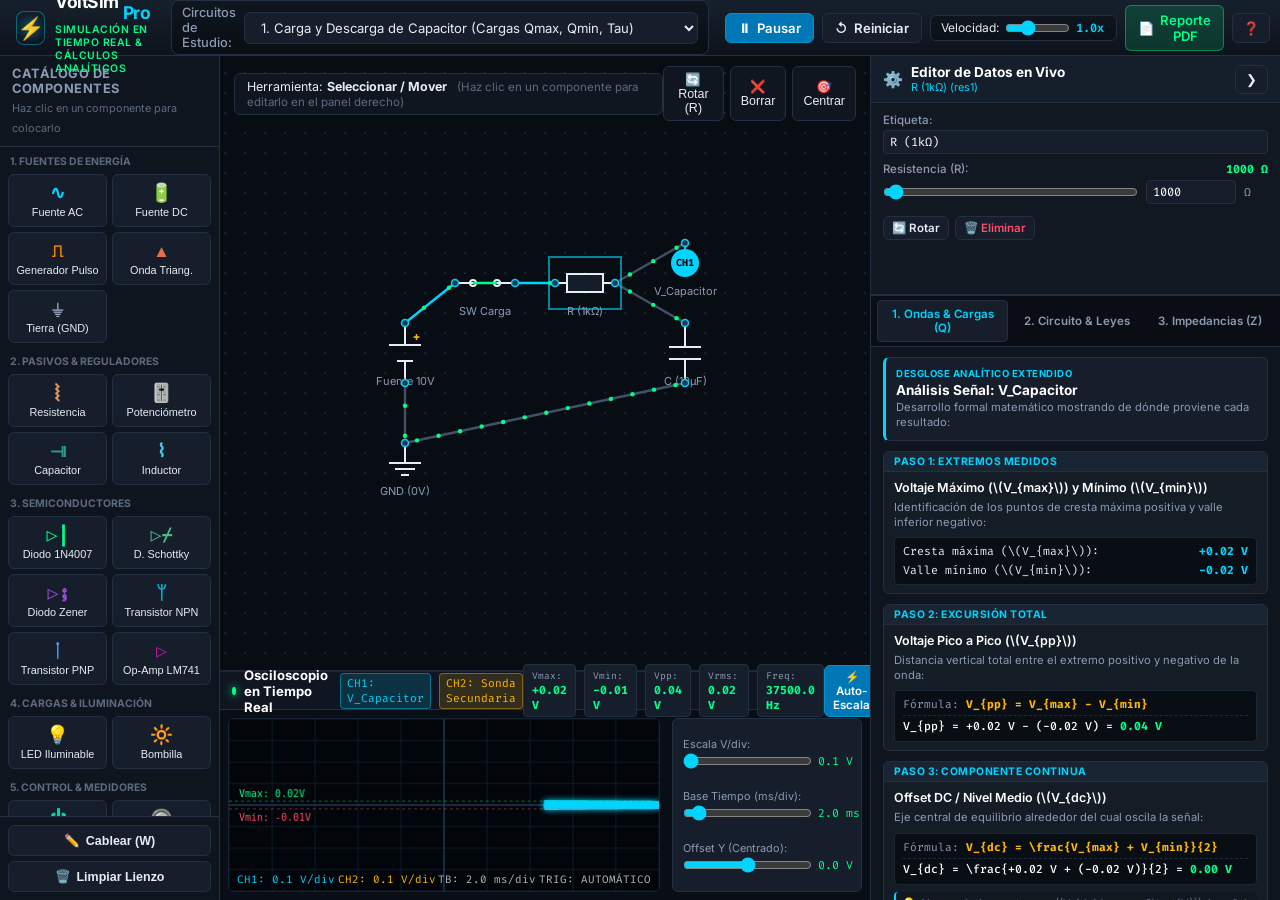
<file: index.html>
<!DOCTYPE html>
<html lang="es">
<head>
  <meta charset="UTF-8">
  <meta name="viewport" content="width=device-width, initial-scale=1.0">
  <title>VoltSim+ Pro | Simulador en Tiempo Real & Calculadora Analítica</title>
  <link rel="stylesheet" href="styles.css">
  <link rel="preconnect" href="https://fonts.googleapis.com">
  <link rel="preconnect" href="https://fonts.gstatic.com" crossorigin>
  <link href="https://fonts.googleapis.com/css2?family=Fira+Code:wght@400;500;600;700&family=Inter:wght@300;400;500;600;700;800&display=swap" rel="stylesheet">
</head>
<body class="dark-theme">
  <!-- Top Application Bar -->
  <header class="app-header">
    <div class="brand">
      <div class="logo-icon">⚡</div>
      <div class="brand-text">
        <h1>VoltSim<span>+ Pro</span></h1>
        <span class="badge">Simulación en Tiempo Real & Cálculos Analíticos</span>
      </div>
    </div>

    <!-- Quick Presets -->
    <div class="header-presets">
      <label for="preset-select">Circuitos de Estudio:</label>
      <select id="preset-select">
        <option value="" disabled>-- Elige un circuito didáctico --</option>
        <option value="cap_charging" selected>1. Carga y Descarga de Capacitor (Cargas Qmax, Qmin, Tau)</option>
        <option value="ac_analysis">2. Análisis Señal AC (Vmax, Vmin, Vpp, Vrms, Q y Energía)</option>
        <option value="ac_offset">3. Señal AC con Offset DC (+4V Continua)</option>
        <option value="voltage_divider">4. Divisor de Voltaje y Potenciómetro en Vivo</option>
        <option value="full_bridge">5. Rectificador de Onda Completa (Puente de 4 Diodos + Filtro C)</option>
        <option value="lamp_dimmer">6. Bombilla Incandescente con Potenciómetro (Potencia P)</option>
        <option value="zener_regulator">7. Regulador de Voltaje con Diodo Zener (Estabilización 5.1V)</option>
        <option value="bjt_switch">8. Transistor NPN BJT como Interruptor de Carga</option>
        <option value="rc_filter">9. Filtro RC Pasa-Bajos (Reactancia Xc y Corte fc)</option>
        <option value="rlc_resonance">10. Circuito RLC (Resonancia, Energía Eléctrica y Magnética)</option>
      </select>
    </div>

    <!-- Simulation Controls -->
    <div class="sim-controls">
      <button id="btn-toggle-sim" class="btn btn-primary" title="Iniciar / Pausar simulación (Espacio)">
        <span class="icon">⏸</span> <span class="label">Pausar</span>
      </button>
      <button id="btn-reset-sim" class="btn btn-secondary" title="Reiniciar tiempo y acumuladores de carga">
        <span class="icon">↺</span> <span class="label">Reiniciar</span>
      </button>
      <div class="sim-speed-box">
        <span class="speed-label">Velocidad:</span>
        <input type="range" id="sim-speed" min="0.1" max="3" step="0.1" value="1">
        <span id="speed-val">1.0x</span>
      </div>
      <button id="btn-print-report" class="btn btn-accent" title="Generar reporte completo de cálculos">
        <span class="icon">📄</span> <span class="label">Reporte PDF</span>
      </button>
      <button id="btn-help" class="btn btn-icon" title="Atajos y Ayuda">❓</button>
    </div>
  </header>

  <!-- Main Workspace Layout -->
  <div class="main-workspace">
    <!-- Left Sidebar: Expanded Components Palette -->
    <aside class="components-palette">
      <div class="palette-header">
        <h3>Catálogo de Componentes</h3>
        <span class="palette-hint">Haz clic en un componente para colocarlo</span>
      </div>

      <div class="palette-scroll">
        <!-- 1. Fuentes de Energía -->
        <div class="palette-group">
          <div class="group-title">1. FUENTES DE ENERGÍA</div>
          <div class="component-grid">
            <button class="comp-tool" data-type="ac_source" title="Fuente Senoidal AC (Amplitud, Frecuencia, Offset)">
              <div class="comp-icon ac-icon">∿</div>
              <span>Fuente AC</span>
            </button>
            <button class="comp-tool" data-type="dc_source" title="Fuente DC / Batería (Voltaje continuo)">
              <div class="comp-icon dc-icon">🔋</div>
              <span>Fuente DC</span>
            </button>
            <button class="comp-tool" data-type="pulse_source" title="Generador de Pulsos / Onda Cuadrada">
              <div class="comp-icon sqr-icon">⎍</div>
              <span>Generador Pulso</span>
            </button>
            <button class="comp-tool" data-type="triangle_source" title="Generador de Onda Triangular / Rampa">
              <div class="comp-icon tri-icon">▲</div>
              <span>Onda Triang.</span>
            </button>
            <button class="comp-tool" data-type="ground" title="Tierra / GND (Referencia 0V obligatoria)">
              <div class="comp-icon gnd-icon">⏚</div>
              <span>Tierra (GND)</span>
            </button>
          </div>
        </div>

        <!-- 2. Pasivos y Sensores -->
        <div class="palette-group">
          <div class="group-title">2. PASIVOS & REGULADORES</div>
          <div class="component-grid">
            <button class="comp-tool" data-type="resistor" title="Resistencia de Carga (Ohm)">
              <div class="comp-icon res-icon">⦚</div>
              <span>Resistencia</span>
            </button>
            <button class="comp-tool" data-type="potentiometer" title="Potenciómetro con Cursor Ajustable en Vivo">
              <div class="comp-icon pot-icon">🎚️</div>
              <span>Potenciómetro</span>
            </button>
            <button class="comp-tool" data-type="capacitor" title="Capacitor (Almacena Carga Eléctrica Q = C*V)">
              <div class="comp-icon cap-icon">⫣</div>
              <span>Capacitor</span>
            </button>
            <button class="comp-tool" data-type="inductor" title="Inductor / Bobina (Energía Magnética 1/2 L*I^2)">
              <div class="comp-icon ind-icon">⌇</div>
              <span>Inductor</span>
            </button>
          </div>
        </div>

        <!-- 3. Semiconductores -->
        <div class="palette-group">
          <div class="group-title">3. SEMICONDUCTORES</div>
          <div class="component-grid">
            <button class="comp-tool" data-type="diode" title="Diodo Rectificador de Silicio (0.7V caída directa)">
              <div class="comp-icon dio-icon">▷|</div>
              <span>Diodo 1N4007</span>
            </button>
            <button class="comp-tool" data-type="schottky" title="Diodo Schottky de Rápida Recuperación (0.3V caída)">
              <div class="comp-icon sch-icon">▷⌿</div>
              <span>D. Schottky</span>
            </button>
            <button class="comp-tool" data-type="zener" title="Diodo Zener Regulador de Voltaje">
              <div class="comp-icon zen-icon">▷⨾</div>
              <span>Diodo Zener</span>
            </button>
            <button class="comp-tool" data-type="npn" title="Transistor Bipolar NPN (2N2222 / BC547)">
              <div class="comp-icon npn-icon">ᛘ</div>
              <span>Transistor NPN</span>
            </button>
            <button class="comp-tool" data-type="pnp" title="Transistor Bipolar PNP">
              <div class="comp-icon pnp-icon">ᛙ</div>
              <span>Transistor PNP</span>
            </button>
            <button class="comp-tool" data-type="opamp" title="Amplificador Operacional (LM741 / Rieles ±15V)">
              <div class="comp-icon opamp-icon">▷</div>
              <span>Op-Amp LM741</span>
            </button>
          </div>
        </div>

        <!-- 4. Actuadores, Cargas e Iluminación -->
        <div class="palette-group">
          <div class="group-title">4. CARGAS & ILUMINACIÓN</div>
          <div class="component-grid">
            <button class="comp-tool" data-type="led" title="LED con Color Configurable y Emisión Lumínica en Vivo">
              <div class="comp-icon led-icon">💡</div>
              <span>LED Iluminable</span>
            </button>
            <button class="comp-tool" data-type="lamp" title="Lámpara / Bombilla Incandescente (Brillo según I^2*R)">
              <div class="comp-icon lamp-icon">🔆</div>
              <span>Bombilla</span>
            </button>
          </div>
        </div>

        <!-- 5. Control & Medición -->
        <div class="palette-group">
          <div class="group-title">5. CONTROL & MEDIDORES</div>
          <div class="component-grid">
            <button class="comp-tool" data-type="switch" title="Interruptor SPST (Conmutable con 1 clic en vivo)">
              <div class="comp-icon sw-icon">⏻</div>
              <span>Interruptor</span>
            </button>
            <button class="comp-tool" data-type="push_button" title="Pulsador Momentáneo">
              <div class="comp-icon btn-icon-c">🔘</div>
              <span>Pulsador</span>
            </button>
            <button class="comp-tool" data-type="probe" title="Sonda CH1 (Cian) de Osciloscopio">
              <div class="comp-icon probe-icon">📍</div>
              <span>Sonda CH1</span>
            </button>
            <button class="comp-tool" data-type="probe_ch2" title="Sonda CH2 (Amarillo) de Osciloscopio">
              <div class="comp-icon probe-icon-ch2">📍</div>
              <span>Sonda CH2</span>
            </button>
          </div>
        </div>
      </div>

      <!-- Quick Canvas Actions -->
      <div class="palette-footer">
        <button id="btn-mode-wire" class="action-btn" title="Modo Cableado (Tecla W)">
          <span class="icon">✏️</span> Cablear (W)
        </button>
        <button id="btn-clear" class="action-btn btn-danger" title="Borrar todo el circuito">
          <span class="icon">🗑️</span> Limpiar Lienzo
        </button>
      </div>
    </aside>

    <!-- Center Column: Schematic Canvas + Permanent Real-time Oscilloscope -->
    <main class="canvas-main-col">
      <!-- Circuit Canvas Section -->
      <section class="schematic-section">
        <div class="canvas-overlay-bar">
          <div class="tool-status">
            <span id="current-mode-label">Herramienta: <strong>Seleccionar / Mover</strong></span>
            <span class="status-tip">(Haz clic en un componente para editarlo en el panel derecho)</span>
          </div>
          <div class="canvas-actions">
            <button id="btn-rotate" class="tool-btn" title="Rotar componente seleccionado (R)">🔄 Rotar (R)</button>
            <button id="btn-delete" class="tool-btn" title="Eliminar seleccionado (Supr / Del)">❌ Borrar</button>
            <button id="btn-center" class="tool-btn" title="Centrar circuito">🎯 Centrar</button>
          </div>
        </div>

        <div class="canvas-wrapper" id="canvas-wrapper">
          <canvas id="circuit-canvas"></canvas>
        </div>
      </section>

      <!-- Bottom: Dedicated Real-time Oscilloscope (Always Visible & Interactive) -->
      <section class="oscilloscope-section">
        <div class="scope-panel-header">
          <div class="scope-header-left">
            <span class="scope-led pulse"></span>
            <strong>Osciloscopio en Tiempo Real</strong>
            <span class="badge-ch ch1-badge" id="badge-ch1">CH1: Sonda Principal</span>
            <span class="badge-ch ch2-badge" id="badge-ch2">CH2: Sonda Secundaria</span>
          </div>
          <div class="scope-live-badges">
            <span class="scope-pill"><small>Vmax:</small> <b id="mini-vmax">-- V</b></span>
            <span class="scope-pill"><small>Vmin:</small> <b id="mini-vmin">-- V</b></span>
            <span class="scope-pill"><small>Vpp:</small> <b id="mini-vpp">-- V</b></span>
            <span class="scope-pill"><small>Vrms:</small> <b id="mini-vrms">-- V</b></span>
            <span class="scope-pill"><small>Freq:</small> <b id="mini-freq">-- Hz</b></span>
          </div>
          <div class="scope-header-right">
            <button id="btn-scope-auto" class="btn btn-tiny btn-primary">⚡ Auto-Escala</button>
            <button id="btn-scope-pause" class="btn btn-tiny btn-secondary">⏸ Congelar</button>
          </div>
        </div>

        <div class="scope-panel-body">
          <div class="scope-canvas-wrap">
            <canvas id="scope-canvas"></canvas>
            <div class="scope-hud">
              <div class="hud-channel ch1">CH1: <span id="hud-scale-y">2.0 V/div</span></div>
              <div class="hud-channel ch2">CH2: <span id="hud-scale-y2">2.0 V/div</span></div>
              <div class="hud-time">TB: <span id="hud-scale-x">2.0 ms/div</span></div>
              <div class="hud-trig">TRIG: AUTOMÁTICO</div>
            </div>
          </div>

          <div class="scope-dials-col">
            <div class="scope-dial-item">
              <label>Escala V/div:</label>
              <div class="dial-input-row">
                <input type="range" id="scope-scale-y" min="0.1" max="25" step="0.1" value="2">
                <span id="scope-scale-y-val">2.0 V</span>
              </div>
            </div>
            <div class="scope-dial-item">
              <label>Base Tiempo (ms/div):</label>
              <div class="dial-input-row">
                <input type="range" id="scope-scale-x" min="0.2" max="25" step="0.2" value="2">
                <span id="scope-scale-x-val">2.0 ms</span>
              </div>
            </div>
            <div class="scope-dial-item">
              <label>Offset Y (Centrado):</label>
              <div class="dial-input-row">
                <input type="range" id="scope-offset-y" min="-15" max="15" step="0.5" value="0">
                <span id="scope-offset-y-val">0.0 V</span>
              </div>
            </div>
          </div>
        </div>
      </section>
    </main>

    <!-- Right Sidebar: Live Component Inspector + Detailed Step-by-Step Math -->
    <aside class="details-panel" id="details-panel">
      <!-- Top Half of Right Sidebar: Live Component Properties Inspector -->
      <div class="inspector-card">
        <div class="inspector-header">
          <div class="inspector-title">
            <span class="inspector-icon">⚙️</span>
            <div>
              <h4>Editor de Datos en Vivo</h4>
              <span id="inspector-comp-name" class="inspector-subtitle">Haz clic en un componente para editarlo</span>
            </div>
          </div>
          <button id="btn-collapse-details" class="btn-icon" title="Ocultar panel">❯</button>
        </div>

        <div class="inspector-body" id="inspector-fields">
          <div class="inspector-empty-tip">
            👉 <strong>Selecciona cualquier componente</strong> en el circuito (fuente, resistencia, capacitor, potenciómetro, etc.) para modificar sus parámetros en tiempo real con controles deslizantes e inputs directos.
          </div>
        </div>
      </div>

      <!-- Bottom Half of Right Sidebar: Extended Step-by-Step Analytical Math -->
      <div class="math-card-container">
        <!-- Tab Navigation -->
        <div class="math-tabs">
          <button class="math-tab active" data-tab="tab-ac">1. Ondas & Cargas (Q)</button>
          <button class="math-tab" data-tab="tab-circuit">2. Circuito & Leyes</button>
          <button class="math-tab" data-tab="tab-reactance">3. Impedancias (Z)</button>
        </div>

        <div class="math-content">
          <!-- TAB 1: ONDAS, PICOS, CARGAS ELÉCTRICAS Y ENERGÍA -->
          <div class="tab-pane active" id="tab-ac">
            <div class="math-header-box">
              <div class="card-badge">DESGLOSE ANALÍTICO EXTENDIDO</div>
              <h4 id="math-signal-title">Análisis de Señal & Magnitudes</h4>
              <p class="math-desc">Desarrollo formal matemático mostrando de dónde proviene cada resultado:</p>
            </div>

            <!-- Paso 1: Vmax y Vmin -->
            <div class="step-card">
              <div class="step-num">Paso 1: Extremos Medidos</div>
              <div class="step-body">
                <h5>Voltaje Máximo (\(V_{max}\)) y Mínimo (\(V_{min}\))</h5>
                <p>Identificación de los puntos de cresta máxima positiva y valle inferior negativo:</p>
                <div class="formula-box">
                  <div class="formula-line">
                    <span>Cresta máxima (\(V_{max}\)):</span> <strong id="calc-vmax" class="highlight-val">+10.00 V</strong>
                  </div>
                  <div class="formula-line">
                    <span>Valle mínimo (\(V_{min}\)):</span> <strong id="calc-vmin" class="highlight-val">-10.00 V</strong>
                  </div>
                </div>
              </div>
            </div>

            <!-- Paso 2: Vpp -->
            <div class="step-card">
              <div class="step-num">Paso 2: Excursión Total</div>
              <div class="step-body">
                <h5>Voltaje Pico a Pico (\(V_{pp}\))</h5>
                <p>Distancia vertical total entre el extremo positivo y negativo de la onda:</p>
                <div class="formula-box">
                  <div class="formula-rule">Fórmula: <strong>V_{pp} = V_{max} - V_{min}</strong></div>
                  <div class="formula-calc" id="step-calc-vpp">
                    V_{pp} = (+10.00 V) - (-10.00 V) = <strong>20.00 V</strong>
                  </div>
                </div>
              </div>
            </div>

            <!-- Paso 3: Offset DC -->
            <div class="step-card">
              <div class="step-num">Paso 3: Componente Continua</div>
              <div class="step-body">
                <h5>Offset DC / Nivel Medio (\(V_{dc}\))</h5>
                <p>Eje central de equilibrio alrededor del cual oscila la señal:</p>
                <div class="formula-box">
                  <div class="formula-rule">Fórmula: <strong>V_{dc} = \frac{V_{max} + V_{min}}{2}</strong></div>
                  <div class="formula-calc" id="step-calc-vdc">
                    V_{dc} = \frac{(+10.00 V) + (-10.00 V)}{2} = <strong>0.00 V</strong>
                  </div>
                </div>
                <div class="step-explanation" id="exp-vdc">
                  💡 Si \(V_{dc} = 0\text{V}\), la señal es simétrica y no contiene corriente continua montada.
                </div>
              </div>
            </div>

            <!-- Paso 4: Voltaje Pico -->
            <div class="step-card">
              <div class="step-num">Paso 4: Amplitud de Onda</div>
              <div class="step-body">
                <h5>Voltaje Pico (\(V_p\) o Amplitud \(A\))</h5>
                <p>Distancia desde el eje central (\(V_{dc}\)) hasta la cresta:</p>
                <div class="formula-box">
                  <div class="formula-rule">Fórmula: <strong>V_p = \frac{V_{pp}}{2} = V_{max} - V_{dc}</strong></div>
                  <div class="formula-calc" id="step-calc-vp">
                    V_p = \frac{20.00\text{ V}}{2} = <strong>10.00 V</strong>
                  </div>
                </div>
              </div>
            </div>

            <!-- Paso 5: Voltaje RMS -->
            <div class="step-card">
              <div class="step-num">Paso 5: Voltaje Eficaz / Térmico</div>
              <div class="step-body">
                <h5>Voltaje RMS (\(V_{rms}\))</h5>
                <p>Voltaje continuo equivalente capaz de disipar la misma potencia calorífica en una resistencia:</p>
                <div class="formula-box">
                  <div class="formula-rule">Para onda senoidal pura: <strong>V_{rms} = \frac{V_p}{\sqrt{2}} \approx 0.7071 \cdot V_p</strong></div>
                  <div class="formula-calc" id="step-calc-vrms">
                    V_{rms} = \frac{10.00\text{ V}}{1.4142} = <strong>7.07 V</strong>
                  </div>
                </div>
                <div class="step-explanation">
                  💡 <em>¿De dónde sale \(\sqrt{2}\)?</em> De la raíz del valor cuadrático medio integral: \(\sqrt{\frac{1}{T}\int_0^T [V_p \sin(\omega t)]^2 dt}\).
                </div>
              </div>
            </div>

            <!-- Paso 6: CARGAS ELÉCTRICAS MÁXIMAS Y MÍNIMAS (Q = C * V) -->
            <div class="step-card primary-step">
              <div class="step-num">Paso 6: Cargas Eléctricas en Capacitores</div>
              <div class="step-body">
                <h5>Carga Eléctrica Máxima y Mínima (\(Q_{max}\) y \(Q_{min}\))</h5>
                <p>Cantidad de carga (culombios) acumulada en las placas del condensador debido al campo electrostático:</p>
                <div class="formula-box">
                  <div class="formula-rule">Ley Fundamental de Carga: <strong>Q = C \cdot V</strong></div>
                  <div class="formula-calc" id="step-calc-qmax">
                    Q_{max} = C \cdot V_{max} = (10\mu\text{F}) \cdot (10.00\text{V}) = <strong>100.00 \mu\text{C}</strong> (\(1.00 \times 10^{-4}\text{ C}\))
                  </div>
                  <div class="formula-calc" id="step-calc-qmin" style="margin-top: 4px;">
                    Q_{min} = C \cdot |V_{min}| = (10\mu\text{F}) \cdot (10.00\text{V}) = <strong>100.00 \mu\text{C}</strong>
                  </div>
                  <div class="formula-rule" style="margin-top: 6px;">Excursión total de carga por ciclo: <strong>\Delta Q = C \cdot V_{pp}</strong></div>
                  <div class="formula-calc" id="step-calc-deltaq">
                    \Delta Q = (10\mu\text{F}) \cdot (20.00\text{V}) = <strong>200.00 \mu\text{C}</strong>
                  </div>
                </div>
                <div class="step-explanation">
                  💡 <em>¿De dónde sale?</em> Cada voltio de potencial acumula una cantidad proporcional de electrones según la capacitancia \(C\) de las placas.
                </div>
              </div>
            </div>

            <!-- Paso 7: ENERGÍA ELECTROSTÁTICA Y MAGNÉTICA -->
            <div class="step-card">
              <div class="step-num">Paso 7: Energía Almacenada</div>
              <div class="step-body">
                <h5>Energía Electrostática Máxima (\(E_C\)) y Magnética (\(E_L\))</h5>
                <div class="formula-box">
                  <div class="formula-rule">Energía en Capacitor: <strong>E_C = \frac{1}{2} C (V_{max})^2</strong></div>
                  <div class="formula-calc" id="step-calc-ec">
                    E_C = \frac{1}{2} \cdot (10\mu\text{F}) \cdot (10.00\text{V})^2 = <strong>0.50 mJ</strong> (0.00050 J)
                  </div>
                  <div class="formula-rule" style="margin-top: 6px;">Energía en Inductor: <strong>E_L = \frac{1}{2} L (I_{max})^2</strong></div>
                  <div class="formula-calc" id="step-calc-el">
                    E_L = \frac{1}{2} \cdot L \cdot I^2 (Calculado según corriente de bobina)
                  </div>
                </div>
              </div>
            </div>

            <!-- Paso 8: Frecuencia y Periodo -->
            <div class="step-card">
              <div class="step-num">Paso 8: Parámetros Temporales</div>
              <div class="step-body">
                <h5>Periodo (\(T\)), Frecuencia (\(f\)) y Pulsación (\(\omega\))</h5>
                <div class="formula-box">
                  <div class="formula-line">
                    <span>Periodo por ciclo (\(T\)):</span> <strong id="calc-period">20.00 ms</strong>
                  </div>
                  <div class="formula-rule">Frecuencia: <strong>f = \frac{1}{T}</strong></div>
                  <div class="formula-calc" id="step-calc-freq">
                    f = \frac{1}{0.020\text{ s}} = <strong>50.00 Hz</strong>
                  </div>
                  <div class="formula-rule">Pulsación angular: <strong>\omega = 2\pi f</strong></div>
                  <div class="formula-calc" id="step-calc-omega">
                    \omega = 2 \cdot 3.1416 \cdot 50 = <strong>314.16 rad/s</strong>
                  </div>
                </div>
              </div>
            </div>
          </div>

          <!-- TAB 2: LEYES DEL CIRCUITO Y ELEMENTO SELECCIONADO -->
          <div class="tab-pane" id="tab-circuit">
            <div class="math-header-box">
              <div class="card-badge">LEYES DE CIRCUITO</div>
              <h4>Ecuaciones del Elemento Activo</h4>
              <p class="math-desc">Valores instantáneos y formulación según el componente seleccionado:</p>
            </div>
            <div id="dynamic-circuit-calculations">
              <!-- Dynamically populated -->
            </div>
          </div>

          <!-- TAB 3: REACTANCIAS, DESFASE E IMPEDANCIAS -->
          <div class="tab-pane" id="tab-reactance">
            <div class="math-header-box">
              <div class="card-badge">ANÁLISIS FRECUENCIAL</div>
              <h4>Reactancias & Oposición en AC</h4>
              <p class="math-desc">Impedancia y desfase vectorial entre tensión y corriente:</p>
            </div>

            <div class="step-card">
              <div class="step-num">X_C</div>
              <div class="step-body">
                <h5>Reactancia Capacitiva (\(X_C\))</h5>
                <div class="formula-box">
                  <div class="formula-rule">Fórmula: <strong>X_C = \frac{1}{2\pi \cdot f \cdot C}</strong></div>
                  <div class="formula-calc" id="xc-calc">
                    X_C = \frac{1}{2\pi \cdot f \cdot C} = <strong>318.31 Ω</strong>
                  </div>
                </div>
              </div>
            </div>

            <div class="step-card">
              <div class="step-num">X_L</div>
              <div class="step-body">
                <h5>Reactancia Inductiva (\(X_L\))</h5>
                <div class="formula-box">
                  <div class="formula-rule">Fórmula: <strong>X_L = 2\pi \cdot f \cdot L</strong></div>
                  <div class="formula-calc" id="xl-calc">
                    X_L = 2\pi \cdot f \cdot L = <strong>31.42 Ω</strong>
                  </div>
                </div>
              </div>
            </div>

            <div class="step-card">
              <div class="step-num">Z y Desfase</div>
              <div class="step-body">
                <h5>Impedancia Completa (\(Z\)) y Ángulo (\(\theta\))</h5>
                <div class="formula-box">
                  <div class="formula-rule">Módulo: <strong>|Z| = \sqrt{R^2 + (X_L - X_C)^2}</strong></div>
                  <div class="formula-rule">Ángulo de desfase: <strong>\theta = \arctan\left(\frac{X_L - X_C}{R}\right)</strong></div>
                  <div class="formula-calc" id="z-calc">
                    |Z| = Calculado en tiempo real con los valores del circuito.
                  </div>
                </div>
              </div>
            </div>
          </div>
        </div>
      </div>
    </aside>
  </div>

  <!-- Help & Shortcuts Modal -->
  <div class="modal-backdrop" id="help-modal">
    <div class="modal-card">
      <div class="modal-header">
        <h3>Guía Rápida & Atajos de VoltSim+ Pro</h3>
        <button class="modal-close" id="btn-close-help">✕</button>
      </div>
      <div class="modal-body help-body">
        <h4>⚡ Funciones Principales:</h4>
        <ol>
          <li><strong>Editar datos en tiempo real:</strong> Haz un solo clic sobre cualquier componente para que aparezcan sus controles deslizantes e inputs numéricos en el panel derecho superior. Cualquier cambio se refleja en la gráfica instantáneamente.</li>
          <li><strong>Osciloscopio en tiempo real:</strong> Está siempre visible en la parte inferior. Puedes ajustar la escala \(V/\text{div}\) o el tiempo \(ms/\text{div}\) con los deslizadores laterales o con el botón <strong>⚡ Auto-Escala</strong>.</li>
          <li><strong>Cálculo de Cargas y Energía:</strong> El panel derecho calcula automáticamente la carga máxima (\(Q_{max}\)) y mínima (\(Q_{min}\)) acumulada en culombios, así como la energía \(E = \frac{1}{2} C V^2\).</li>
          <li><strong>Cablear:</strong> Haz clic en el terminal (punto azul/verde) de un componente y arrastra hacia el terminal de otro.</li>
        </ol>
        <h4>⌨️ Atajos de Teclado:</h4>
        <ul>
          <li><kbd>Espacio</kbd>: Pausar / Reanudar la simulación en tiempo real.</li>
          <li><kbd>R</kbd>: Rotar componente seleccionado 90°.</li>
          <li><kbd>Supr</kbd> / <kbd>Delete</kbd>: Eliminar el componente seleccionado.</li>
          <li><kbd>W</kbd>: Alternar modo de cableado.</li>
          <li><kbd>Esc</kbd>: Cancelar selección o colocación.</li>
        </ul>
      </div>
    </div>
  </div>

  <!-- Scripts -->
  <script src="engine.js"></script>
  <script src="oscilloscope.js"></script>
  <script src="math-explainer.js"></script>
  <script src="presets.js"></script>
  <script src="schematic.js"></script>
  <script src="app.js"></script>
</body>
</html>
</file>
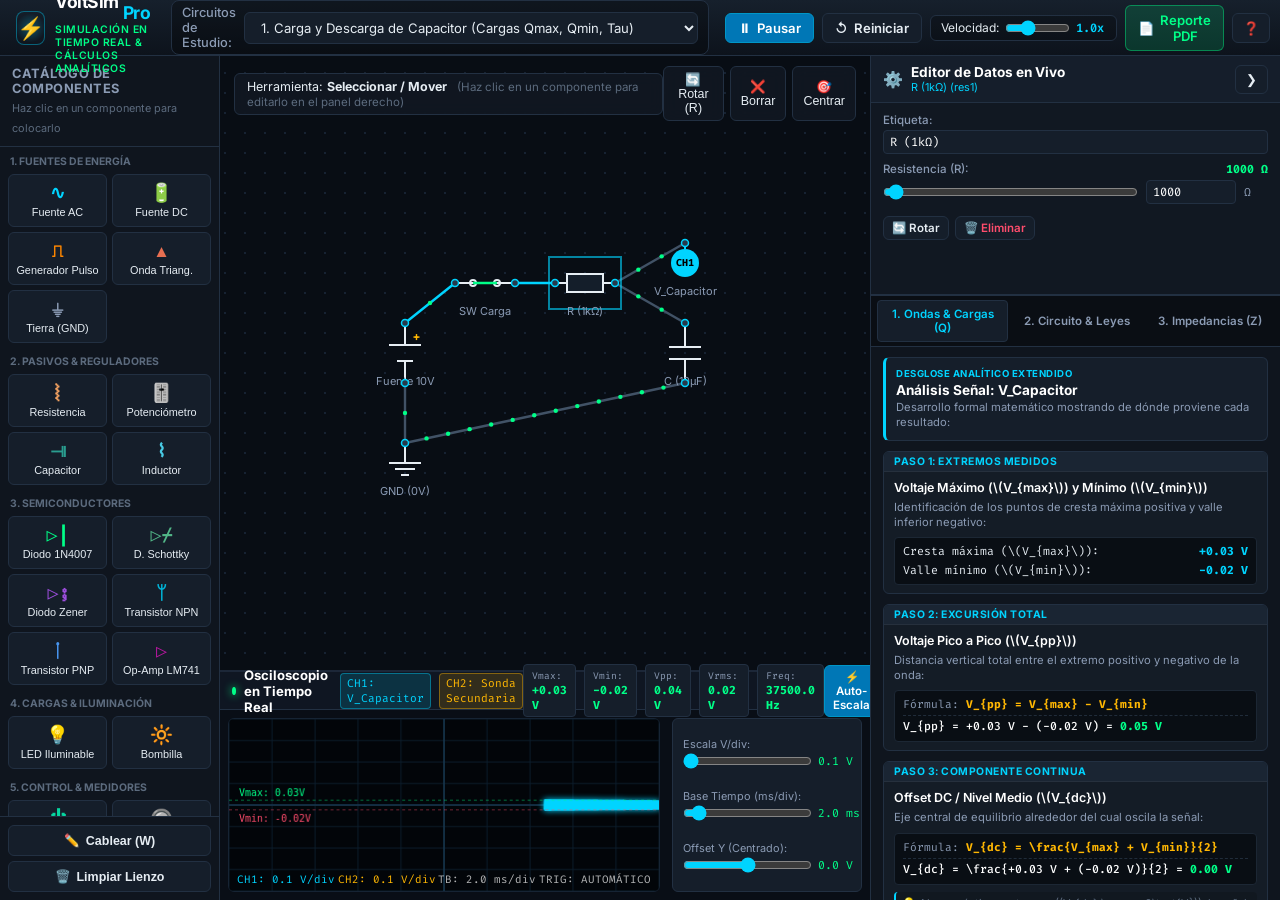
<file: voltsim-standalone.html>
﻿<!DOCTYPE html>
<html lang="es">
<head>
  <meta charset="UTF-8">
  <meta name="viewport" content="width=device-width, initial-scale=1.0">
  <title>VoltSim+ Pro | Simulador en Tiempo Real & Calculadora Analítica</title>
  <style>
/* ==========================================================================
   VoltSim+ Pro | Estilos Modernos Dark Theme para Simulador de Circuitos
   ========================================================================== */

:root {
  --bg-main: #080c12;
  --bg-panel: #0f151e;
  --bg-card: #151e2a;
  --bg-card-hover: #1c2838;
  --border-color: #223042;
  --border-focus: #00d4ff;

  --text-main: #e6edf3;
  --text-muted: #8b9bb4;
  --text-dim: #5c6b7e;

  --accent-cyan: #00d4ff;
  --accent-green: #00ff88;
  --accent-yellow: #ffb703;
  --accent-orange: #fb8500;
  --accent-red: #ff4d6d;
  --accent-purple: #9d4edd;

  --font-sans: 'Inter', -apple-system, BlinkMacSystemFont, 'Segoe UI', Roboto, sans-serif;
  --font-mono: 'Fira Code', monospace;

  --header-height: 56px;
  --scope-height: 230px;
}

* {
  box-sizing: border-box;
  margin: 0;
  padding: 0;
}

body {
  font-family: var(--font-sans);
  background-color: var(--bg-main);
  color: var(--text-main);
  height: 100vh;
  overflow: hidden;
  display: flex;
  flex-direction: column;
  user-select: none;
}

/* ==========================================================================
   Top Header Bar
   ========================================================================== */
.app-header {
  height: var(--header-height);
  background: linear-gradient(180deg, #16202c 0%, #0d131c 100%);
  border-bottom: 1px solid var(--border-color);
  display: flex;
  align-items: center;
  justify-content: space-between;
  padding: 0 16px;
  gap: 16px;
  z-index: 10;
}

.brand {
  display: flex;
  align-items: center;
  gap: 10px;
}

.logo-icon {
  font-size: 22px;
  background: radial-gradient(circle, rgba(0,212,255,0.3) 0%, rgba(0,0,0,0) 70%);
  display: flex;
  align-items: center;
  justify-content: center;
  width: 34px;
  height: 34px;
  border-radius: 8px;
  border: 1px solid rgba(0,212,255,0.4);
  color: var(--accent-cyan);
}

.brand-text h1 {
  font-size: 1.1rem;
  font-weight: 700;
  letter-spacing: -0.5px;
  color: #fff;
  display: flex;
  align-items: center;
  gap: 4px;
}

.brand-text h1 span {
  color: var(--accent-cyan);
}

.brand-text .badge {
  font-size: 0.65rem;
  text-transform: uppercase;
  letter-spacing: 0.5px;
  color: var(--accent-green);
  font-weight: 600;
  display: block;
}

/* Presets */
.header-presets {
  display: flex;
  align-items: center;
  gap: 8px;
  background: rgba(0,0,0,0.3);
  padding: 4px 10px;
  border-radius: 8px;
  border: 1px solid var(--border-color);
}

.header-presets label {
  font-size: 0.8rem;
  color: var(--text-muted);
  font-weight: 500;
}

.header-presets select {
  background: var(--bg-card);
  color: var(--text-main);
  border: 1px solid var(--border-color);
  padding: 6px 12px;
  border-radius: 6px;
  font-size: 0.82rem;
  font-family: inherit;
  outline: none;
  cursor: pointer;
}

.header-presets select:hover {
  border-color: var(--accent-cyan);
}

/* Controls */
.sim-controls {
  display: flex;
  align-items: center;
  gap: 8px;
}

.sim-speed-box {
  display: flex;
  align-items: center;
  gap: 6px;
  background: rgba(0,0,0,0.25);
  padding: 4px 10px;
  border-radius: 6px;
  border: 1px solid var(--border-color);
  font-size: 0.75rem;
}

.sim-speed-box input[type="range"] {
  width: 65px;
  accent-color: var(--accent-cyan);
  cursor: pointer;
}

#speed-val {
  font-family: var(--font-mono);
  color: var(--accent-cyan);
  font-weight: 600;
  min-width: 30px;
}

/* Buttons */
.btn {
  display: inline-flex;
  align-items: center;
  gap: 6px;
  padding: 6px 12px;
  border-radius: 6px;
  font-size: 0.82rem;
  font-weight: 600;
  font-family: inherit;
  cursor: pointer;
  border: 1px solid transparent;
  transition: all 0.15s;
}

.btn-tiny {
  padding: 4px 8px;
  font-size: 0.72rem;
}

.btn-primary {
  background: #0077b6;
  color: #fff;
  border-color: #0096c7;
}

.btn-primary:hover {
  background: #0096c7;
  box-shadow: 0 0 10px rgba(0, 180, 216, 0.4);
}

.btn-secondary {
  background: var(--bg-card);
  color: var(--text-main);
  border-color: var(--border-color);
}

.btn-secondary:hover {
  background: var(--bg-card-hover);
}

.btn-accent {
  background: rgba(0, 255, 136, 0.15);
  color: var(--accent-green);
  border-color: rgba(0, 255, 136, 0.4);
}

.btn-accent:hover {
  background: rgba(0, 255, 136, 0.25);
}

.btn-icon {
  background: var(--bg-card);
  border: 1px solid var(--border-color);
  color: var(--text-main);
  padding: 6px 10px;
  border-radius: 6px;
  cursor: pointer;
}

/* ==========================================================================
   Main Workspace Layout
   ========================================================================== */
.main-workspace {
  flex: 1;
  display: flex;
  position: relative;
  overflow: hidden;
}

/* ==========================================================================
   Left Palette: Components Toolbar
   ========================================================================== */
.components-palette {
  width: 220px;
  background: var(--bg-panel);
  border-right: 1px solid var(--border-color);
  display: flex;
  flex-direction: column;
  z-index: 5;
}

.palette-header {
  padding: 10px 12px;
  border-bottom: 1px solid var(--border-color);
}

.palette-header h3 {
  font-size: 0.8rem;
  font-weight: 700;
  text-transform: uppercase;
  letter-spacing: 0.5px;
  color: var(--text-muted);
}

.palette-hint {
  font-size: 0.68rem;
  color: var(--text-dim);
}

.palette-scroll {
  flex: 1;
  overflow-y: auto;
  padding: 8px;
}

.palette-group {
  margin-bottom: 12px;
}

.group-title {
  font-size: 0.65rem;
  font-weight: 700;
  text-transform: uppercase;
  color: var(--text-dim);
  margin-bottom: 6px;
  padding-left: 2px;
}

.component-grid {
  display: grid;
  grid-template-columns: repeat(2, 1fr);
  gap: 5px;
}

.comp-tool {
  background: var(--bg-card);
  border: 1px solid var(--border-color);
  border-radius: 6px;
  padding: 7px 4px;
  display: flex;
  flex-direction: column;
  align-items: center;
  gap: 3px;
  color: var(--text-main);
  cursor: pointer;
  transition: all 0.15s;
}

.comp-tool:hover {
  background: var(--bg-card-hover);
  border-color: var(--accent-cyan);
  transform: translateY(-1px);
}

.comp-tool.active-tool {
  background: rgba(0, 212, 255, 0.15);
  border-color: var(--accent-cyan);
  box-shadow: 0 0 8px rgba(0, 212, 255, 0.3);
}

.comp-icon {
  font-size: 1.15rem;
  font-family: var(--font-mono);
  font-weight: bold;
  height: 22px;
  display: flex;
  align-items: center;
  justify-content: center;
}

.ac-icon { color: var(--accent-cyan); }
.dc-icon { color: var(--accent-yellow); }
.gnd-icon { color: var(--text-muted); }
.sqr-icon { color: var(--accent-orange); }
.tri-icon { color: #e76f51; }
.res-icon { color: #f4a261; }
.pot-icon { color: #e9c46a; }
.cap-icon { color: #2a9d8f; }
.ind-icon { color: #48cae4; }
.dio-icon { color: var(--accent-green); }
.sch-icon { color: #52b788; }
.zen-icon { color: #9d4edd; }
.npn-icon { color: #00b4d8; }
.pnp-icon { color: #4895ef; }
.opamp-icon { color: #b5179e; }
.led-icon { color: #ff0055; }
.lamp-icon { color: #ffd166; }
.sw-icon { color: #06d6a0; }
.btn-icon-c { color: #f72585; }
.probe-icon { color: var(--accent-cyan); }
.probe-icon-ch2 { color: var(--accent-yellow); }

.comp-tool span {
  font-size: 0.68rem;
  font-weight: 500;
  text-align: center;
  line-height: 1.1;
}

.palette-footer {
  padding: 8px;
  border-top: 1px solid var(--border-color);
  display: flex;
  flex-direction: column;
  gap: 5px;
}

.action-btn {
  width: 100%;
  padding: 7px;
  background: var(--bg-card);
  color: var(--text-main);
  border: 1px solid var(--border-color);
  border-radius: 6px;
  font-size: 0.78rem;
  font-weight: 600;
  cursor: pointer;
  display: flex;
  align-items: center;
  justify-content: center;
  gap: 6px;
  transition: all 0.15s;
}

.action-btn:hover {
  background: var(--bg-card-hover);
  border-color: var(--text-muted);
}

.action-btn.active {
  background: rgba(0, 212, 255, 0.2);
  border-color: var(--accent-cyan);
  color: var(--accent-cyan);
}

.btn-danger:hover {
  background: rgba(255, 77, 109, 0.2);
  border-color: var(--accent-red);
  color: var(--accent-red);
}

/* ==========================================================================
   Center Column: Schematic Canvas + Permanent Real-Time Oscilloscope
   ========================================================================== */
.canvas-main-col {
  flex: 1;
  display: flex;
  flex-direction: column;
  background-color: #080d14;
  overflow: hidden;
  position: relative;
}

.schematic-section {
  flex: 1;
  position: relative;
  min-height: 250px;
}

.canvas-overlay-bar {
  position: absolute;
  top: 10px;
  left: 14px;
  right: 14px;
  display: flex;
  justify-content: space-between;
  align-items: center;
  pointer-events: none;
  z-index: 4;
}

.tool-status {
  background: rgba(18, 25, 35, 0.88);
  backdrop-filter: blur(8px);
  padding: 5px 12px;
  border-radius: 6px;
  border: 1px solid var(--border-color);
  font-size: 0.78rem;
  color: var(--text-main);
  pointer-events: auto;
}

.status-tip {
  color: var(--text-dim);
  margin-left: 6px;
  font-size: 0.72rem;
}

.canvas-actions {
  display: flex;
  gap: 6px;
  pointer-events: auto;
}

.tool-btn {
  background: rgba(18, 25, 35, 0.88);
  backdrop-filter: blur(8px);
  border: 1px solid var(--border-color);
  color: var(--text-main);
  padding: 5px 10px;
  border-radius: 6px;
  font-size: 0.78rem;
  font-weight: 500;
  cursor: pointer;
  transition: all 0.15s;
}

.tool-btn:hover {
  background: var(--bg-card-hover);
  border-color: var(--accent-cyan);
}

.canvas-wrapper {
  width: 100%;
  height: 100%;
  position: relative;
  cursor: crosshair;
}

#circuit-canvas {
  width: 100%;
  height: 100%;
  display: block;
}

/* ==========================================================================
   Bottom: Permanent Real-time Oscilloscope Section
   ========================================================================== */
.oscilloscope-section {
  height: var(--scope-height);
  background: #090e16;
  border-top: 2px solid #1c2738;
  display: flex;
  flex-direction: column;
  z-index: 4;
}

.scope-panel-header {
  height: 38px;
  background: #0f1622;
  border-bottom: 1px solid var(--border-color);
  padding: 0 12px;
  display: flex;
  align-items: center;
  justify-content: space-between;
}

.scope-header-left {
  display: flex;
  align-items: center;
  gap: 8px;
  font-size: 0.82rem;
  color: #fff;
}

.scope-led {
  width: 8px;
  height: 8px;
  border-radius: 50%;
  background: var(--accent-green);
  box-shadow: 0 0 8px var(--accent-green);
}

.badge-ch {
  font-size: 0.7rem;
  font-family: var(--font-mono);
  padding: 2px 6px;
  border-radius: 4px;
}

.ch1-badge {
  background: rgba(0, 212, 255, 0.15);
  color: var(--accent-cyan);
  border: 1px solid rgba(0, 212, 255, 0.4);
}

.ch2-badge {
  background: rgba(255, 183, 3, 0.15);
  color: var(--accent-yellow);
  border: 1px solid rgba(255, 183, 3, 0.4);
}

.scope-live-badges {
  display: flex;
  gap: 8px;
}

.scope-pill {
  background: var(--bg-card);
  padding: 3px 8px;
  border-radius: 4px;
  border: 1px solid var(--border-color);
  font-family: var(--font-mono);
  font-size: 0.72rem;
  color: var(--accent-green);
}

.scope-pill small {
  color: var(--text-muted);
  margin-right: 2px;
}

.scope-header-right {
  display: flex;
  gap: 6px;
}

.scope-panel-body {
  flex: 1;
  display: flex;
  padding: 8px;
  gap: 12px;
  overflow: hidden;
}

.scope-canvas-wrap {
  flex: 1;
  height: 100%;
  background: #010408;
  border-radius: 6px;
  border: 1px solid #162434;
  position: relative;
  overflow: hidden;
}

#scope-canvas {
  width: 100%;
  height: 100%;
  display: block;
}

.scope-hud {
  position: absolute;
  bottom: 4px;
  left: 8px;
  right: 8px;
  display: flex;
  justify-content: space-between;
  font-family: var(--font-mono);
  font-size: 0.68rem;
  color: rgba(255,255,255,0.7);
  pointer-events: none;
}

.hud-channel.ch1 { color: var(--accent-cyan); }
.hud-channel.ch2 { color: var(--accent-yellow); }

.scope-dials-col {
  width: 190px;
  display: flex;
  flex-direction: column;
  justify-content: space-around;
  background: var(--bg-card);
  padding: 8px 10px;
  border-radius: 6px;
  border: 1px solid var(--border-color);
}

.scope-dial-item {
  display: flex;
  flex-direction: column;
  gap: 2px;
}

.scope-dial-item label {
  font-size: 0.68rem;
  color: var(--text-muted);
}

.dial-input-row {
  display: flex;
  align-items: center;
  gap: 6px;
}

.dial-input-row input[type="range"] {
  flex: 1;
  accent-color: var(--accent-cyan);
  cursor: pointer;
}

.dial-input-row span {
  font-family: var(--font-mono);
  font-size: 0.72rem;
  color: var(--accent-green);
  min-width: 44px;
}

/* ==========================================================================
   Right Sidebar: Live Component Inspector + Step-by-Step Math Breakdown
   ========================================================================== */
.details-panel {
  width: 410px;
  background: var(--bg-panel);
  border-left: 1px solid var(--border-color);
  display: flex;
  flex-direction: column;
  z-index: 5;
  transition: width 0.2s ease;
}

.details-panel.collapsed {
  width: 0;
  border-left: none;
  overflow: hidden;
}

/* Top Inspector Card */
.inspector-card {
  height: 240px;
  background: #111822;
  border-bottom: 2px solid var(--border-color);
  display: flex;
  flex-direction: column;
}

.inspector-header {
  padding: 8px 12px;
  background: #151e2b;
  border-bottom: 1px solid var(--border-color);
  display: flex;
  align-items: center;
  justify-content: space-between;
}

.inspector-title {
  display: flex;
  align-items: center;
  gap: 8px;
}

.inspector-icon {
  font-size: 16px;
}

.inspector-title h4 {
  font-size: 0.85rem;
  font-weight: 700;
  color: #fff;
}

.inspector-subtitle {
  font-size: 0.68rem;
  color: var(--accent-cyan);
  display: block;
}

.inspector-body {
  flex: 1;
  overflow-y: auto;
  padding: 10px 12px;
  display: flex;
  flex-direction: column;
  gap: 8px;
}

.inspector-empty-tip {
  font-size: 0.75rem;
  color: var(--text-dim);
  line-height: 1.4;
  padding: 12px;
  text-align: center;
  background: rgba(0,0,0,0.15);
  border-radius: 6px;
  border: 1px dashed var(--border-color);
}

.insp-row {
  display: flex;
  flex-direction: column;
  gap: 3px;
}

.insp-label {
  display: flex;
  justify-content: space-between;
  font-size: 0.72rem;
  color: var(--text-muted);
  font-weight: 500;
}

.insp-label strong {
  font-family: var(--font-mono);
  color: var(--accent-green);
}

.insp-controls {
  display: flex;
  align-items: center;
  gap: 8px;
}

.insp-controls input[type="range"] {
  flex: 1;
  accent-color: var(--accent-cyan);
  cursor: pointer;
}

.insp-controls input[type="number"], .insp-controls input[type="text"], .insp-controls select {
  width: 90px;
  background: var(--bg-card);
  border: 1px solid var(--border-color);
  color: #fff;
  padding: 3px 6px;
  border-radius: 4px;
  font-family: var(--font-mono);
  font-size: 0.75rem;
  outline: none;
}

.insp-controls input:focus {
  border-color: var(--accent-cyan);
}

.insp-unit {
  font-family: var(--font-mono);
  font-size: 0.72rem;
  color: var(--text-muted);
  min-width: 24px;
}

.insp-actions {
  display: flex;
  gap: 6px;
  margin-top: 4px;
}

/* Bottom Math Breakdown */
.math-card-container {
  flex: 1;
  display: flex;
  flex-direction: column;
  overflow: hidden;
}

.math-tabs {
  display: flex;
  background: #0a0e14;
  border-bottom: 1px solid var(--border-color);
  padding: 4px 6px;
  gap: 4px;
}

.math-tab {
  flex: 1;
  background: transparent;
  border: none;
  color: var(--text-muted);
  font-family: inherit;
  font-size: 0.72rem;
  font-weight: 600;
  padding: 6px 4px;
  border-radius: 4px;
  cursor: pointer;
  text-align: center;
  transition: all 0.15s;
}

.math-tab:hover {
  color: var(--text-main);
  background: rgba(255,255,255,0.04);
}

.math-tab.active {
  background: var(--bg-card);
  color: var(--accent-cyan);
  border: 1px solid var(--border-color);
}

.math-content {
  flex: 1;
  overflow-y: auto;
  padding: 10px 12px;
  display: flex;
  flex-direction: column;
  gap: 10px;
}

.tab-pane {
  display: none;
  flex-direction: column;
  gap: 10px;
}

.tab-pane.active {
  display: flex;
}

.math-header-box {
  background: var(--bg-card);
  border: 1px solid var(--border-color);
  border-radius: 6px;
  padding: 10px;
  border-left: 3px solid var(--accent-cyan);
}

.card-badge {
  font-size: 0.6rem;
  font-weight: 700;
  letter-spacing: 0.5px;
  color: var(--accent-cyan);
  margin-bottom: 3px;
}

.math-header-box h4 {
  font-size: 0.85rem;
  font-weight: 700;
  color: #fff;
  margin-bottom: 2px;
}

.math-desc {
  font-size: 0.7rem;
  color: var(--text-muted);
  line-height: 1.35;
}

/* Step Cards */
.step-card {
  background: #141c26;
  border: 1px solid var(--border-color);
  border-radius: 6px;
  overflow: hidden;
  display: flex;
  flex-direction: column;
}

.step-card.primary-step {
  border-left: 3px solid var(--accent-green);
}

.step-num {
  background: #1a2533;
  color: var(--accent-cyan);
  font-size: 0.65rem;
  font-weight: 700;
  text-transform: uppercase;
  letter-spacing: 0.5px;
  padding: 3px 10px;
  border-bottom: 1px solid rgba(255,255,255,0.05);
}

.step-body {
  padding: 8px 10px;
  display: flex;
  flex-direction: column;
  gap: 5px;
}

.step-body h5 {
  font-size: 0.78rem;
  font-weight: 600;
  color: #fff;
}

.step-body p {
  font-size: 0.7rem;
  color: var(--text-muted);
  line-height: 1.3;
}

.formula-box {
  background: #090e14;
  border: 1px solid #1c2734;
  border-radius: 4px;
  padding: 6px 8px;
  font-family: var(--font-mono);
  font-size: 0.72rem;
  display: flex;
  flex-direction: column;
  gap: 4px;
  margin-top: 3px;
}

.formula-rule {
  color: var(--text-muted);
  font-size: 0.7rem;
  border-bottom: 1px dashed #202c3a;
  padding-bottom: 3px;
}

.formula-rule strong {
  color: var(--accent-yellow);
}

.formula-calc {
  color: #fff;
  font-weight: 500;
  line-height: 1.3;
}

.formula-calc strong, .formula-calc b {
  color: var(--accent-green);
  font-weight: 700;
}

.formula-line {
  display: flex;
  align-items: center;
  justify-content: space-between;
}

.highlight-val {
  color: var(--accent-cyan);
  font-weight: 700;
}

.step-explanation {
  font-size: 0.68rem;
  color: var(--text-dim);
  line-height: 1.3;
  margin-top: 2px;
  background: rgba(0,0,0,0.15);
  padding: 4px 6px;
  border-radius: 4px;
  border-left: 2px solid var(--accent-cyan);
}

/* Modals */
.modal-backdrop {
  position: fixed;
  inset: 0;
  background: rgba(0, 0, 0, 0.75);
  backdrop-filter: blur(4px);
  display: none;
  align-items: center;
  justify-content: center;
  z-index: 100;
}

.modal-backdrop.show { display: flex; }

.modal-card {
  background: var(--bg-panel);
  border: 1px solid var(--border-color);
  border-radius: 10px;
  width: 440px;
  max-width: 90vw;
  box-shadow: 0 12px 36px rgba(0,0,0,0.6);
  display: flex;
  flex-direction: column;
  overflow: hidden;
}

.modal-header {
  padding: 12px 16px;
  border-bottom: 1px solid var(--border-color);
  display: flex;
  align-items: center;
  justify-content: space-between;
}

.modal-header h3 {
  font-size: 0.95rem;
  font-weight: 700;
  color: #fff;
}

.modal-close {
  background: transparent;
  border: none;
  color: var(--text-muted);
  font-size: 1rem;
  cursor: pointer;
}

.modal-body {
  padding: 16px;
  display: flex;
  flex-direction: column;
  gap: 12px;
  max-height: 70vh;
  overflow-y: auto;
}

.help-body { font-size: 0.82rem; line-height: 1.5; }
.help-body h4 { color: var(--accent-cyan); margin-top: 8px; margin-bottom: 4px; }
.help-body ol, .help-body ul { padding-left: 18px; color: var(--text-muted); }
.help-body kbd {
  background: #1f2b38;
  border: 1px solid #334455;
  border-radius: 4px;
  padding: 1px 5px;
  font-family: var(--font-mono);
  font-size: 0.72rem;
  color: var(--accent-green);
}

@media print {
  body { background: #fff !important; color: #000 !important; height: auto !important; }
  .app-header, .components-palette, .canvas-overlay-bar, .oscilloscope-section, .inspector-card, #btn-collapse-details { display: none !important; }
  .main-workspace { display: block !important; }
  .schematic-section { height: 320px !important; border: 1px solid #ccc; margin-bottom: 20px; }
  .details-panel { width: 100% !important; border: none !important; }
  .math-tabs { display: none !important; }
  .tab-pane { display: flex !important; margin-bottom: 20px; }
  .step-card, .math-header-box, .formula-box { background: #f8f9fa !important; border: 1px solid #ddd !important; color: #000 !important; }
  .formula-calc strong, .highlight-val { color: #000 !important; }
}

</style>
  <link rel="preconnect" href="https://fonts.googleapis.com">
  <link rel="preconnect" href="https://fonts.gstatic.com" crossorigin>
  <link href="https://fonts.googleapis.com/css2?family=Fira+Code:wght@400;500;600;700&family=Inter:wght@300;400;500;600;700;800&display=swap" rel="stylesheet">
</head>
<body class="dark-theme">
  <!-- Top Application Bar -->
  <header class="app-header">
    <div class="brand">
      <div class="logo-icon">⚡</div>
      <div class="brand-text">
        <h1>VoltSim<span>+ Pro</span></h1>
        <span class="badge">Simulación en Tiempo Real & Cálculos Analíticos</span>
      </div>
    </div>

    <!-- Quick Presets -->
    <div class="header-presets">
      <label for="preset-select">Circuitos de Estudio:</label>
      <select id="preset-select">
        <option value="" disabled>-- Elige un circuito didáctico --</option>
        <option value="cap_charging" selected>1. Carga y Descarga de Capacitor (Cargas Qmax, Qmin, Tau)</option>
        <option value="ac_analysis">2. Análisis Señal AC (Vmax, Vmin, Vpp, Vrms, Q y Energía)</option>
        <option value="ac_offset">3. Señal AC con Offset DC (+4V Continua)</option>
        <option value="voltage_divider">4. Divisor de Voltaje y Potenciómetro en Vivo</option>
        <option value="full_bridge">5. Rectificador de Onda Completa (Puente de 4 Diodos + Filtro C)</option>
        <option value="lamp_dimmer">6. Bombilla Incandescente con Potenciómetro (Potencia P)</option>
        <option value="zener_regulator">7. Regulador de Voltaje con Diodo Zener (Estabilización 5.1V)</option>
        <option value="bjt_switch">8. Transistor NPN BJT como Interruptor de Carga</option>
        <option value="rc_filter">9. Filtro RC Pasa-Bajos (Reactancia Xc y Corte fc)</option>
        <option value="rlc_resonance">10. Circuito RLC (Resonancia, Energía Eléctrica y Magnética)</option>
      </select>
    </div>

    <!-- Simulation Controls -->
    <div class="sim-controls">
      <button id="btn-toggle-sim" class="btn btn-primary" title="Iniciar / Pausar simulación (Espacio)">
        <span class="icon">⏸</span> <span class="label">Pausar</span>
      </button>
      <button id="btn-reset-sim" class="btn btn-secondary" title="Reiniciar tiempo y acumuladores de carga">
        <span class="icon">↺</span> <span class="label">Reiniciar</span>
      </button>
      <div class="sim-speed-box">
        <span class="speed-label">Velocidad:</span>
        <input type="range" id="sim-speed" min="0.1" max="3" step="0.1" value="1">
        <span id="speed-val">1.0x</span>
      </div>
      <button id="btn-print-report" class="btn btn-accent" title="Generar reporte completo de cálculos">
        <span class="icon">📄</span> <span class="label">Reporte PDF</span>
      </button>
      <button id="btn-help" class="btn btn-icon" title="Atajos y Ayuda">❓</button>
    </div>
  </header>

  <!-- Main Workspace Layout -->
  <div class="main-workspace">
    <!-- Left Sidebar: Expanded Components Palette -->
    <aside class="components-palette">
      <div class="palette-header">
        <h3>Catálogo de Componentes</h3>
        <span class="palette-hint">Haz clic en un componente para colocarlo</span>
      </div>

      <div class="palette-scroll">
        <!-- 1. Fuentes de Energía -->
        <div class="palette-group">
          <div class="group-title">1. FUENTES DE ENERGÍA</div>
          <div class="component-grid">
            <button class="comp-tool" data-type="ac_source" title="Fuente Senoidal AC (Amplitud, Frecuencia, Offset)">
              <div class="comp-icon ac-icon">∿</div>
              <span>Fuente AC</span>
            </button>
            <button class="comp-tool" data-type="dc_source" title="Fuente DC / Batería (Voltaje continuo)">
              <div class="comp-icon dc-icon">🔋</div>
              <span>Fuente DC</span>
            </button>
            <button class="comp-tool" data-type="pulse_source" title="Generador de Pulsos / Onda Cuadrada">
              <div class="comp-icon sqr-icon">⎍</div>
              <span>Generador Pulso</span>
            </button>
            <button class="comp-tool" data-type="triangle_source" title="Generador de Onda Triangular / Rampa">
              <div class="comp-icon tri-icon">▲</div>
              <span>Onda Triang.</span>
            </button>
            <button class="comp-tool" data-type="ground" title="Tierra / GND (Referencia 0V obligatoria)">
              <div class="comp-icon gnd-icon">⏚</div>
              <span>Tierra (GND)</span>
            </button>
          </div>
        </div>

        <!-- 2. Pasivos y Sensores -->
        <div class="palette-group">
          <div class="group-title">2. PASIVOS & REGULADORES</div>
          <div class="component-grid">
            <button class="comp-tool" data-type="resistor" title="Resistencia de Carga (Ohm)">
              <div class="comp-icon res-icon">⦚</div>
              <span>Resistencia</span>
            </button>
            <button class="comp-tool" data-type="potentiometer" title="Potenciómetro con Cursor Ajustable en Vivo">
              <div class="comp-icon pot-icon">🎚️</div>
              <span>Potenciómetro</span>
            </button>
            <button class="comp-tool" data-type="capacitor" title="Capacitor (Almacena Carga Eléctrica Q = C*V)">
              <div class="comp-icon cap-icon">⫣</div>
              <span>Capacitor</span>
            </button>
            <button class="comp-tool" data-type="inductor" title="Inductor / Bobina (Energía Magnética 1/2 L*I^2)">
              <div class="comp-icon ind-icon">⌇</div>
              <span>Inductor</span>
            </button>
          </div>
        </div>

        <!-- 3. Semiconductores -->
        <div class="palette-group">
          <div class="group-title">3. SEMICONDUCTORES</div>
          <div class="component-grid">
            <button class="comp-tool" data-type="diode" title="Diodo Rectificador de Silicio (0.7V caída directa)">
              <div class="comp-icon dio-icon">▷|</div>
              <span>Diodo 1N4007</span>
            </button>
            <button class="comp-tool" data-type="schottky" title="Diodo Schottky de Rápida Recuperación (0.3V caída)">
              <div class="comp-icon sch-icon">▷⌿</div>
              <span>D. Schottky</span>
            </button>
            <button class="comp-tool" data-type="zener" title="Diodo Zener Regulador de Voltaje">
              <div class="comp-icon zen-icon">▷⨾</div>
              <span>Diodo Zener</span>
            </button>
            <button class="comp-tool" data-type="npn" title="Transistor Bipolar NPN (2N2222 / BC547)">
              <div class="comp-icon npn-icon">ᛘ</div>
              <span>Transistor NPN</span>
            </button>
            <button class="comp-tool" data-type="pnp" title="Transistor Bipolar PNP">
              <div class="comp-icon pnp-icon">ᛙ</div>
              <span>Transistor PNP</span>
            </button>
            <button class="comp-tool" data-type="opamp" title="Amplificador Operacional (LM741 / Rieles ±15V)">
              <div class="comp-icon opamp-icon">▷</div>
              <span>Op-Amp LM741</span>
            </button>
          </div>
        </div>

        <!-- 4. Actuadores, Cargas e Iluminación -->
        <div class="palette-group">
          <div class="group-title">4. CARGAS & ILUMINACIÓN</div>
          <div class="component-grid">
            <button class="comp-tool" data-type="led" title="LED con Color Configurable y Emisión Lumínica en Vivo">
              <div class="comp-icon led-icon">💡</div>
              <span>LED Iluminable</span>
            </button>
            <button class="comp-tool" data-type="lamp" title="Lámpara / Bombilla Incandescente (Brillo según I^2*R)">
              <div class="comp-icon lamp-icon">🔆</div>
              <span>Bombilla</span>
            </button>
          </div>
        </div>

        <!-- 5. Control & Medición -->
        <div class="palette-group">
          <div class="group-title">5. CONTROL & MEDIDORES</div>
          <div class="component-grid">
            <button class="comp-tool" data-type="switch" title="Interruptor SPST (Conmutable con 1 clic en vivo)">
              <div class="comp-icon sw-icon">⏻</div>
              <span>Interruptor</span>
            </button>
            <button class="comp-tool" data-type="push_button" title="Pulsador Momentáneo">
              <div class="comp-icon btn-icon-c">🔘</div>
              <span>Pulsador</span>
            </button>
            <button class="comp-tool" data-type="probe" title="Sonda CH1 (Cian) de Osciloscopio">
              <div class="comp-icon probe-icon">📍</div>
              <span>Sonda CH1</span>
            </button>
            <button class="comp-tool" data-type="probe_ch2" title="Sonda CH2 (Amarillo) de Osciloscopio">
              <div class="comp-icon probe-icon-ch2">📍</div>
              <span>Sonda CH2</span>
            </button>
          </div>
        </div>
      </div>

      <!-- Quick Canvas Actions -->
      <div class="palette-footer">
        <button id="btn-mode-wire" class="action-btn" title="Modo Cableado (Tecla W)">
          <span class="icon">✏️</span> Cablear (W)
        </button>
        <button id="btn-clear" class="action-btn btn-danger" title="Borrar todo el circuito">
          <span class="icon">🗑️</span> Limpiar Lienzo
        </button>
      </div>
    </aside>

    <!-- Center Column: Schematic Canvas + Permanent Real-time Oscilloscope -->
    <main class="canvas-main-col">
      <!-- Circuit Canvas Section -->
      <section class="schematic-section">
        <div class="canvas-overlay-bar">
          <div class="tool-status">
            <span id="current-mode-label">Herramienta: <strong>Seleccionar / Mover</strong></span>
            <span class="status-tip">(Haz clic en un componente para editarlo en el panel derecho)</span>
          </div>
          <div class="canvas-actions">
            <button id="btn-rotate" class="tool-btn" title="Rotar componente seleccionado (R)">🔄 Rotar (R)</button>
            <button id="btn-delete" class="tool-btn" title="Eliminar seleccionado (Supr / Del)">❌ Borrar</button>
            <button id="btn-center" class="tool-btn" title="Centrar circuito">🎯 Centrar</button>
          </div>
        </div>

        <div class="canvas-wrapper" id="canvas-wrapper">
          <canvas id="circuit-canvas"></canvas>
        </div>
      </section>

      <!-- Bottom: Dedicated Real-time Oscilloscope (Always Visible & Interactive) -->
      <section class="oscilloscope-section">
        <div class="scope-panel-header">
          <div class="scope-header-left">
            <span class="scope-led pulse"></span>
            <strong>Osciloscopio en Tiempo Real</strong>
            <span class="badge-ch ch1-badge" id="badge-ch1">CH1: Sonda Principal</span>
            <span class="badge-ch ch2-badge" id="badge-ch2">CH2: Sonda Secundaria</span>
          </div>
          <div class="scope-live-badges">
            <span class="scope-pill"><small>Vmax:</small> <b id="mini-vmax">-- V</b></span>
            <span class="scope-pill"><small>Vmin:</small> <b id="mini-vmin">-- V</b></span>
            <span class="scope-pill"><small>Vpp:</small> <b id="mini-vpp">-- V</b></span>
            <span class="scope-pill"><small>Vrms:</small> <b id="mini-vrms">-- V</b></span>
            <span class="scope-pill"><small>Freq:</small> <b id="mini-freq">-- Hz</b></span>
          </div>
          <div class="scope-header-right">
            <button id="btn-scope-auto" class="btn btn-tiny btn-primary">⚡ Auto-Escala</button>
            <button id="btn-scope-pause" class="btn btn-tiny btn-secondary">⏸ Congelar</button>
          </div>
        </div>

        <div class="scope-panel-body">
          <div class="scope-canvas-wrap">
            <canvas id="scope-canvas"></canvas>
            <div class="scope-hud">
              <div class="hud-channel ch1">CH1: <span id="hud-scale-y">2.0 V/div</span></div>
              <div class="hud-channel ch2">CH2: <span id="hud-scale-y2">2.0 V/div</span></div>
              <div class="hud-time">TB: <span id="hud-scale-x">2.0 ms/div</span></div>
              <div class="hud-trig">TRIG: AUTOMÁTICO</div>
            </div>
          </div>

          <div class="scope-dials-col">
            <div class="scope-dial-item">
              <label>Escala V/div:</label>
              <div class="dial-input-row">
                <input type="range" id="scope-scale-y" min="0.1" max="25" step="0.1" value="2">
                <span id="scope-scale-y-val">2.0 V</span>
              </div>
            </div>
            <div class="scope-dial-item">
              <label>Base Tiempo (ms/div):</label>
              <div class="dial-input-row">
                <input type="range" id="scope-scale-x" min="0.2" max="25" step="0.2" value="2">
                <span id="scope-scale-x-val">2.0 ms</span>
              </div>
            </div>
            <div class="scope-dial-item">
              <label>Offset Y (Centrado):</label>
              <div class="dial-input-row">
                <input type="range" id="scope-offset-y" min="-15" max="15" step="0.5" value="0">
                <span id="scope-offset-y-val">0.0 V</span>
              </div>
            </div>
          </div>
        </div>
      </section>
    </main>

    <!-- Right Sidebar: Live Component Inspector + Detailed Step-by-Step Math -->
    <aside class="details-panel" id="details-panel">
      <!-- Top Half of Right Sidebar: Live Component Properties Inspector -->
      <div class="inspector-card">
        <div class="inspector-header">
          <div class="inspector-title">
            <span class="inspector-icon">⚙️</span>
            <div>
              <h4>Editor de Datos en Vivo</h4>
              <span id="inspector-comp-name" class="inspector-subtitle">Haz clic en un componente para editarlo</span>
            </div>
          </div>
          <button id="btn-collapse-details" class="btn-icon" title="Ocultar panel">❯</button>
        </div>

        <div class="inspector-body" id="inspector-fields">
          <div class="inspector-empty-tip">
            👉 <strong>Selecciona cualquier componente</strong> en el circuito (fuente, resistencia, capacitor, potenciómetro, etc.) para modificar sus parámetros en tiempo real con controles deslizantes e inputs directos.
          </div>
        </div>
      </div>

      <!-- Bottom Half of Right Sidebar: Extended Step-by-Step Analytical Math -->
      <div class="math-card-container">
        <!-- Tab Navigation -->
        <div class="math-tabs">
          <button class="math-tab active" data-tab="tab-ac">1. Ondas & Cargas (Q)</button>
          <button class="math-tab" data-tab="tab-circuit">2. Circuito & Leyes</button>
          <button class="math-tab" data-tab="tab-reactance">3. Impedancias (Z)</button>
        </div>

        <div class="math-content">
          <!-- TAB 1: ONDAS, PICOS, CARGAS ELÉCTRICAS Y ENERGÍA -->
          <div class="tab-pane active" id="tab-ac">
            <div class="math-header-box">
              <div class="card-badge">DESGLOSE ANALÍTICO EXTENDIDO</div>
              <h4 id="math-signal-title">Análisis de Señal & Magnitudes</h4>
              <p class="math-desc">Desarrollo formal matemático mostrando de dónde proviene cada resultado:</p>
            </div>

            <!-- Paso 1: Vmax y Vmin -->
            <div class="step-card">
              <div class="step-num">Paso 1: Extremos Medidos</div>
              <div class="step-body">
                <h5>Voltaje Máximo (\(V_{max}\)) y Mínimo (\(V_{min}\))</h5>
                <p>Identificación de los puntos de cresta máxima positiva y valle inferior negativo:</p>
                <div class="formula-box">
                  <div class="formula-line">
                    <span>Cresta máxima (\(V_{max}\)):</span> <strong id="calc-vmax" class="highlight-val">+10.00 V</strong>
                  </div>
                  <div class="formula-line">
                    <span>Valle mínimo (\(V_{min}\)):</span> <strong id="calc-vmin" class="highlight-val">-10.00 V</strong>
                  </div>
                </div>
              </div>
            </div>

            <!-- Paso 2: Vpp -->
            <div class="step-card">
              <div class="step-num">Paso 2: Excursión Total</div>
              <div class="step-body">
                <h5>Voltaje Pico a Pico (\(V_{pp}\))</h5>
                <p>Distancia vertical total entre el extremo positivo y negativo de la onda:</p>
                <div class="formula-box">
                  <div class="formula-rule">Fórmula: <strong>V_{pp} = V_{max} - V_{min}</strong></div>
                  <div class="formula-calc" id="step-calc-vpp">
                    V_{pp} = (+10.00 V) - (-10.00 V) = <strong>20.00 V</strong>
                  </div>
                </div>
              </div>
            </div>

            <!-- Paso 3: Offset DC -->
            <div class="step-card">
              <div class="step-num">Paso 3: Componente Continua</div>
              <div class="step-body">
                <h5>Offset DC / Nivel Medio (\(V_{dc}\))</h5>
                <p>Eje central de equilibrio alrededor del cual oscila la señal:</p>
                <div class="formula-box">
                  <div class="formula-rule">Fórmula: <strong>V_{dc} = \frac{V_{max} + V_{min}}{2}</strong></div>
                  <div class="formula-calc" id="step-calc-vdc">
                    V_{dc} = \frac{(+10.00 V) + (-10.00 V)}{2} = <strong>0.00 V</strong>
                  </div>
                </div>
                <div class="step-explanation" id="exp-vdc">
                  💡 Si \(V_{dc} = 0\text{V}\), la señal es simétrica y no contiene corriente continua montada.
                </div>
              </div>
            </div>

            <!-- Paso 4: Voltaje Pico -->
            <div class="step-card">
              <div class="step-num">Paso 4: Amplitud de Onda</div>
              <div class="step-body">
                <h5>Voltaje Pico (\(V_p\) o Amplitud \(A\))</h5>
                <p>Distancia desde el eje central (\(V_{dc}\)) hasta la cresta:</p>
                <div class="formula-box">
                  <div class="formula-rule">Fórmula: <strong>V_p = \frac{V_{pp}}{2} = V_{max} - V_{dc}</strong></div>
                  <div class="formula-calc" id="step-calc-vp">
                    V_p = \frac{20.00\text{ V}}{2} = <strong>10.00 V</strong>
                  </div>
                </div>
              </div>
            </div>

            <!-- Paso 5: Voltaje RMS -->
            <div class="step-card">
              <div class="step-num">Paso 5: Voltaje Eficaz / Térmico</div>
              <div class="step-body">
                <h5>Voltaje RMS (\(V_{rms}\))</h5>
                <p>Voltaje continuo equivalente capaz de disipar la misma potencia calorífica en una resistencia:</p>
                <div class="formula-box">
                  <div class="formula-rule">Para onda senoidal pura: <strong>V_{rms} = \frac{V_p}{\sqrt{2}} \approx 0.7071 \cdot V_p</strong></div>
                  <div class="formula-calc" id="step-calc-vrms">
                    V_{rms} = \frac{10.00\text{ V}}{1.4142} = <strong>7.07 V</strong>
                  </div>
                </div>
                <div class="step-explanation">
                  💡 <em>¿De dónde sale \(\sqrt{2}\)?</em> De la raíz del valor cuadrático medio integral: \(\sqrt{\frac{1}{T}\int_0^T [V_p \sin(\omega t)]^2 dt}\).
                </div>
              </div>
            </div>

            <!-- Paso 6: CARGAS ELÉCTRICAS MÁXIMAS Y MÍNIMAS (Q = C * V) -->
            <div class="step-card primary-step">
              <div class="step-num">Paso 6: Cargas Eléctricas en Capacitores</div>
              <div class="step-body">
                <h5>Carga Eléctrica Máxima y Mínima (\(Q_{max}\) y \(Q_{min}\))</h5>
                <p>Cantidad de carga (culombios) acumulada en las placas del condensador debido al campo electrostático:</p>
                <div class="formula-box">
                  <div class="formula-rule">Ley Fundamental de Carga: <strong>Q = C \cdot V</strong></div>
                  <div class="formula-calc" id="step-calc-qmax">
                    Q_{max} = C \cdot V_{max} = (10\mu\text{F}) \cdot (10.00\text{V}) = <strong>100.00 \mu\text{C}</strong> (\(1.00 \times 10^{-4}\text{ C}\))
                  </div>
                  <div class="formula-calc" id="step-calc-qmin" style="margin-top: 4px;">
                    Q_{min} = C \cdot |V_{min}| = (10\mu\text{F}) \cdot (10.00\text{V}) = <strong>100.00 \mu\text{C}</strong>
                  </div>
                  <div class="formula-rule" style="margin-top: 6px;">Excursión total de carga por ciclo: <strong>\Delta Q = C \cdot V_{pp}</strong></div>
                  <div class="formula-calc" id="step-calc-deltaq">
                    \Delta Q = (10\mu\text{F}) \cdot (20.00\text{V}) = <strong>200.00 \mu\text{C}</strong>
                  </div>
                </div>
                <div class="step-explanation">
                  💡 <em>¿De dónde sale?</em> Cada voltio de potencial acumula una cantidad proporcional de electrones según la capacitancia \(C\) de las placas.
                </div>
              </div>
            </div>

            <!-- Paso 7: ENERGÍA ELECTROSTÁTICA Y MAGNÉTICA -->
            <div class="step-card">
              <div class="step-num">Paso 7: Energía Almacenada</div>
              <div class="step-body">
                <h5>Energía Electrostática Máxima (\(E_C\)) y Magnética (\(E_L\))</h5>
                <div class="formula-box">
                  <div class="formula-rule">Energía en Capacitor: <strong>E_C = \frac{1}{2} C (V_{max})^2</strong></div>
                  <div class="formula-calc" id="step-calc-ec">
                    E_C = \frac{1}{2} \cdot (10\mu\text{F}) \cdot (10.00\text{V})^2 = <strong>0.50 mJ</strong> (0.00050 J)
                  </div>
                  <div class="formula-rule" style="margin-top: 6px;">Energía en Inductor: <strong>E_L = \frac{1}{2} L (I_{max})^2</strong></div>
                  <div class="formula-calc" id="step-calc-el">
                    E_L = \frac{1}{2} \cdot L \cdot I^2 (Calculado según corriente de bobina)
                  </div>
                </div>
              </div>
            </div>

            <!-- Paso 8: Frecuencia y Periodo -->
            <div class="step-card">
              <div class="step-num">Paso 8: Parámetros Temporales</div>
              <div class="step-body">
                <h5>Periodo (\(T\)), Frecuencia (\(f\)) y Pulsación (\(\omega\))</h5>
                <div class="formula-box">
                  <div class="formula-line">
                    <span>Periodo por ciclo (\(T\)):</span> <strong id="calc-period">20.00 ms</strong>
                  </div>
                  <div class="formula-rule">Frecuencia: <strong>f = \frac{1}{T}</strong></div>
                  <div class="formula-calc" id="step-calc-freq">
                    f = \frac{1}{0.020\text{ s}} = <strong>50.00 Hz</strong>
                  </div>
                  <div class="formula-rule">Pulsación angular: <strong>\omega = 2\pi f</strong></div>
                  <div class="formula-calc" id="step-calc-omega">
                    \omega = 2 \cdot 3.1416 \cdot 50 = <strong>314.16 rad/s</strong>
                  </div>
                </div>
              </div>
            </div>
          </div>

          <!-- TAB 2: LEYES DEL CIRCUITO Y ELEMENTO SELECCIONADO -->
          <div class="tab-pane" id="tab-circuit">
            <div class="math-header-box">
              <div class="card-badge">LEYES DE CIRCUITO</div>
              <h4>Ecuaciones del Elemento Activo</h4>
              <p class="math-desc">Valores instantáneos y formulación según el componente seleccionado:</p>
            </div>
            <div id="dynamic-circuit-calculations">
              <!-- Dynamically populated -->
            </div>
          </div>

          <!-- TAB 3: REACTANCIAS, DESFASE E IMPEDANCIAS -->
          <div class="tab-pane" id="tab-reactance">
            <div class="math-header-box">
              <div class="card-badge">ANÁLISIS FRECUENCIAL</div>
              <h4>Reactancias & Oposición en AC</h4>
              <p class="math-desc">Impedancia y desfase vectorial entre tensión y corriente:</p>
            </div>

            <div class="step-card">
              <div class="step-num">X_C</div>
              <div class="step-body">
                <h5>Reactancia Capacitiva (\(X_C\))</h5>
                <div class="formula-box">
                  <div class="formula-rule">Fórmula: <strong>X_C = \frac{1}{2\pi \cdot f \cdot C}</strong></div>
                  <div class="formula-calc" id="xc-calc">
                    X_C = \frac{1}{2\pi \cdot f \cdot C} = <strong>318.31 Ω</strong>
                  </div>
                </div>
              </div>
            </div>

            <div class="step-card">
              <div class="step-num">X_L</div>
              <div class="step-body">
                <h5>Reactancia Inductiva (\(X_L\))</h5>
                <div class="formula-box">
                  <div class="formula-rule">Fórmula: <strong>X_L = 2\pi \cdot f \cdot L</strong></div>
                  <div class="formula-calc" id="xl-calc">
                    X_L = 2\pi \cdot f \cdot L = <strong>31.42 Ω</strong>
                  </div>
                </div>
              </div>
            </div>

            <div class="step-card">
              <div class="step-num">Z y Desfase</div>
              <div class="step-body">
                <h5>Impedancia Completa (\(Z\)) y Ángulo (\(\theta\))</h5>
                <div class="formula-box">
                  <div class="formula-rule">Módulo: <strong>|Z| = \sqrt{R^2 + (X_L - X_C)^2}</strong></div>
                  <div class="formula-rule">Ángulo de desfase: <strong>\theta = \arctan\left(\frac{X_L - X_C}{R}\right)</strong></div>
                  <div class="formula-calc" id="z-calc">
                    |Z| = Calculado en tiempo real con los valores del circuito.
                  </div>
                </div>
              </div>
            </div>
          </div>
        </div>
      </div>
    </aside>
  </div>

  <!-- Help & Shortcuts Modal -->
  <div class="modal-backdrop" id="help-modal">
    <div class="modal-card">
      <div class="modal-header">
        <h3>Guía Rápida & Atajos de VoltSim+ Pro</h3>
        <button class="modal-close" id="btn-close-help">✕</button>
      </div>
      <div class="modal-body help-body">
        <h4>⚡ Funciones Principales:</h4>
        <ol>
          <li><strong>Editar datos en tiempo real:</strong> Haz un solo clic sobre cualquier componente para que aparezcan sus controles deslizantes e inputs numéricos en el panel derecho superior. Cualquier cambio se refleja en la gráfica instantáneamente.</li>
          <li><strong>Osciloscopio en tiempo real:</strong> Está siempre visible en la parte inferior. Puedes ajustar la escala \(V/\text{div}\) o el tiempo \(ms/\text{div}\) con los deslizadores laterales o con el botón <strong>⚡ Auto-Escala</strong>.</li>
          <li><strong>Cálculo de Cargas y Energía:</strong> El panel derecho calcula automáticamente la carga máxima (\(Q_{max}\)) y mínima (\(Q_{min}\)) acumulada en culombios, así como la energía \(E = \frac{1}{2} C V^2\).</li>
          <li><strong>Cablear:</strong> Haz clic en el terminal (punto azul/verde) de un componente y arrastra hacia el terminal de otro.</li>
        </ol>
        <h4>⌨️ Atajos de Teclado:</h4>
        <ul>
          <li><kbd>Espacio</kbd>: Pausar / Reanudar la simulación en tiempo real.</li>
          <li><kbd>R</kbd>: Rotar componente seleccionado 90°.</li>
          <li><kbd>Supr</kbd> / <kbd>Delete</kbd>: Eliminar el componente seleccionado.</li>
          <li><kbd>W</kbd>: Alternar modo de cableado.</li>
          <li><kbd>Esc</kbd>: Cancelar selección o colocación.</li>
        </ul>
      </div>
    </div>
  </div>

  <!-- Scripts -->
  
  
  
  
  
  <script>
/**
 * VoltSim+ Pro - Motor de Simulación SPICE / MNA (Modified Nodal Analysis)
 * Resuelve circuitos en tiempo real con variedad ampliada de componentes:
 * AC (senoidal, cuadrada, triangular), DC, Diodos (Silicio, Schottky, Zener),
 * LEDs configurables, Lámparas incandescentes, BJT (NPN/PNP), Op-Amps, etc.
 */

class CircuitEngine {
  constructor() {
    this.components = [];
    this.wires = [];
    this.simTime = 0;
    this.timeStep = 0.0001; // 100 µs
    this.isRunning = true;
    this.speedMultiplier = 1.0;

    // Canales del Osciloscopio
    this.ch1NodeId = 1;
    this.ch2NodeId = 0;

    // Resultados
    this.nodeVoltages = new Map();   // nodeId -> Voltaje instantáneo (V)
    this.nodeHistories = new Map();  // nodeId -> array of { t, v }
    this.branchCurrents = new Map(); // compId -> Corriente (A)
    this.capCharges = new Map();     // compId -> Carga instantánea Q = C * V (C)

    this.maxHistoryLength = 400;
  }

  reset() {
    this.simTime = 0;
    this.nodeVoltages.clear();
    this.branchCurrents.clear();
    this.nodeHistories.clear();
    this.capCharges.clear();
    for (const comp of this.components) {
      if (comp.type === 'capacitor') comp.stateV = 0;
      if (comp.type === 'inductor') comp.stateI = 0;
    }
  }

  addComponent(comp) {
    if (!comp.id) comp.id = 'c_' + Math.random().toString(36).substr(2, 9);
    this.components.push(comp);
    return comp;
  }

  removeComponent(compId) {
    this.components = this.components.filter(c => c.id !== compId);
    this.wires = this.wires.filter(w => w.fromComp !== compId && w.toComp !== compId);
    this.branchCurrents.delete(compId);
    this.capCharges.delete(compId);
  }

  addWire(fromComp, fromPin, toComp, toPin) {
    const exists = this.wires.some(w =>
      (w.fromComp === fromComp && w.fromPin === fromPin && w.toComp === toComp && w.toPin === toPin) ||
      (w.fromComp === toComp && w.fromPin === toPin && w.toComp === fromComp && w.toPin === fromPin)
    );
    if (!exists) {
      const wire = {
        id: 'w_' + Math.random().toString(36).substr(2, 9),
        fromComp, fromPin, toComp, toPin
      };
      this.wires.push(wire);
      return wire;
    }
    return null;
  }

  removeWire(wireId) {
    this.wires = this.wires.filter(w => w.id !== wireId);
  }

  buildTopology() {
    const parent = new Map();
    const find = (i) => {
      if (!parent.has(i)) parent.set(i, i);
      if (parent.get(i) === i) return i;
      const root = find(parent.get(i));
      parent.set(i, root);
      return root;
    };
    const union = (i, j) => {
      const rootI = find(i);
      const rootJ = find(j);
      if (rootI !== rootJ) parent.set(rootI, rootJ);
    };

    // Conectar pines mediante cables
    for (const wire of this.wires) {
      union(`${wire.fromComp}:${wire.fromPin}`, `${wire.toComp}:${wire.toPin}`);
    }

    // Identificar componente Ground (Masa = 0V)
    const gndComp = this.components.find(c => c.type === 'ground');
    let gndRoot = null;
    if (gndComp) {
      gndRoot = find(`${gndComp.id}:0`);
    }

    let nextNodeId = 1;
    const rootToNodeId = new Map();
    if (gndRoot !== null) {
      rootToNodeId.set(gndRoot, 0); // Nodo 0 = GND
    }

    const pinMap = new Map();
    for (const comp of this.components) {
      const count = comp.pinCount || 2;
      for (let p = 0; p < count; p++) {
        const key = `${comp.id}:${p}`;
        const r = find(key);
        if (!rootToNodeId.has(r)) {
          rootToNodeId.set(r, nextNodeId++);
        }
        pinMap.set(key, rootToNodeId.get(r));
      }
    }

    this.pinMap = pinMap;
    this.numNodes = nextNodeId;
  }

  getNodeForPin(compId, pinIdx) {
    if (!this.pinMap) return 0;
    const key = `${compId}:${pinIdx}`;
    return this.pinMap.has(key) ? this.pinMap.get(key) : 0;
  }

  /**
   * Resuelve el paso temporal de simulación actual
   */
  stepSimulation(dt) {
    this.buildTopology();
    const N = this.numNodes;
    if (N <= 1) {
      this.simTime += dt;
      return;
    }

    // Identificar fuentes de tensión independientes y controladas
    const vSources = [];
    for (const comp of this.components) {
      if (comp.type === 'dc_source' || comp.type === 'ac_source' ||
          comp.type === 'pulse_source' || comp.type === 'triangle_source' || comp.type === 'opamp') {
        vSources.push(comp);
      }
    }

    const M = vSources.length;
    const matrixSize = (N - 1) + M;

    const A = Array.from({ length: matrixSize }, () => new Float64Array(matrixSize));
    const Z = new Float64Array(matrixSize);

    const stampConductance = (nodeA, nodeB, G) => {
      const i = nodeA - 1;
      const j = nodeB - 1;
      if (nodeA > 0) A[i][i] += G;
      if (nodeB > 0) A[j][j] += G;
      if (nodeA > 0 && nodeB > 0) {
        A[i][j] -= G;
        A[j][i] -= G;
      }
    };

    const stampCurrentSource = (nodeFrom, nodeTo, I) => {
      if (nodeFrom > 0) Z[nodeFrom - 1] -= I;
      if (nodeTo > 0) Z[nodeTo - 1] += I;
    };

    // Estampar componentes pasivos y no lineales
    for (const comp of this.components) {
      const n1 = this.getNodeForPin(comp.id, 0);
      const n2 = this.getNodeForPin(comp.id, 1);

      if (comp.type === 'resistor' || comp.type === 'lamp') {
        const R = Math.max(1e-4, comp.resistance || 100);
        stampConductance(n1, n2, 1 / R);
      } else if (comp.type === 'potentiometer') {
        const totalR = Math.max(10, comp.resistance || 10000);
        const wiperRatio = Math.max(0.001, Math.min(0.999, comp.wiper !== undefined ? comp.wiper : 0.5));
        const R1 = totalR * wiperRatio;
        const R2 = totalR * (1 - wiperRatio);
        const nw = this.getNodeForPin(comp.id, 2);
        stampConductance(n1, nw, 1 / R1);
        stampConductance(nw, n2, 1 / R2);
      } else if (comp.type === 'switch') {
        const R = comp.closed ? 1e-4 : 1e9;
        stampConductance(n1, n2, 1 / R);
      } else if (comp.type === 'push_button') {
        const R = comp.pressed ? 1e-4 : 1e9;
        stampConductance(n1, n2, 1 / R);
      } else if (comp.type === 'capacitor') {
        const C = Math.max(1e-12, comp.capacitance || 10e-6);
        const Gc = (2 * C) / dt;
        const prevV = comp.stateV || 0;
        const Ieq = Gc * prevV;
        stampConductance(n1, n2, Gc);
        stampCurrentSource(n1, n2, Ieq);
      } else if (comp.type === 'inductor') {
        const L = Math.max(1e-6, comp.inductance || 100e-3);
        const Gl = dt / (2 * L);
        const prevI = comp.stateI || 0;
        stampConductance(n1, n2, Gl);
        stampCurrentSource(n1, n2, prevI);
      } else if (comp.type === 'diode' || comp.type === 'schottky' || comp.type === 'led' || comp.type === 'zener') {
        let vDropNominal = 0.7;
        if (comp.type === 'schottky') vDropNominal = 0.3;
        else if (comp.type === 'led') vDropNominal = comp.forwardDrop || 2.0;

        const prevV1 = this.nodeVoltages.get(n1) || 0;
        const prevV2 = this.nodeVoltages.get(n2) || 0;
        const vDiff = prevV1 - prevV2;

        if (comp.type === 'zener' && vDiff < -(comp.zenerVoltage || 5.1)) {
          // Conducción en ruptura Zener inversa
          stampConductance(n1, n2, 1 / 10);
          stampCurrentSource(n1, n2, -(comp.zenerVoltage || 5.1) / 10);
        } else if (vDiff > vDropNominal) {
          // Conducción directa
          const Ron = 15;
          stampConductance(n1, n2, 1 / Ron);
          stampCurrentSource(n1, n2, vDropNominal / Ron);
        } else {
          // Bloqueo
          stampConductance(n1, n2, 1e-7);
        }
      } else if (comp.type === 'npn') {
        // Modelo simplificado BJT NPN: pin0 = Colector, pin1 = Base, pin2 = Emisor
        const nC = this.getNodeForPin(comp.id, 0);
        const nB = this.getNodeForPin(comp.id, 1);
        const nE = this.getNodeForPin(comp.id, 2);

        const vB = this.nodeVoltages.get(nB) || 0;
        const vE = this.nodeVoltages.get(nE) || 0;
        const vBE = vB - vE;
        const beta = comp.beta || 100;

        if (vBE > 0.65) {
          const Rbe = 100;
          stampConductance(nB, nE, 1 / Rbe);
          stampCurrentSource(nB, nE, 0.65 / Rbe);
          const iB = (vBE - 0.65) / Rbe;
          const iC = Math.max(0, beta * iB);
          stampCurrentSource(nC, nE, iC);
        } else {
          stampConductance(nB, nE, 1e-6);
        }
      }
    }

    // Estampar fuentes de tensión
    vSources.forEach((vSrc, idx) => {
      const auxRow = (N - 1) + idx;
      let val = 0;

      if (vSrc.type === 'dc_source') {
        val = vSrc.voltage !== undefined ? vSrc.voltage : 10.0;
      } else if (vSrc.type === 'ac_source') {
        const vp = vSrc.voltagePeak !== undefined ? vSrc.voltagePeak : 10.0;
        const freq = vSrc.frequency || 50;
        const offset = vSrc.offset || 0;
        const phase = (vSrc.phase || 0) * (Math.PI / 180);
        val = offset + vp * Math.sin(2 * Math.PI * freq * this.simTime + phase);
      } else if (vSrc.type === 'pulse_source') {
        const vHigh = vSrc.vHigh !== undefined ? vSrc.vHigh : 5.0;
        const vLow = vSrc.vLow !== undefined ? vSrc.vLow : 0.0;
        const freq = vSrc.frequency || 50;
        const period = 1 / freq;
        const duty = (vSrc.dutyCycle || 50) / 100;
        const tCycle = this.simTime % period;
        val = tCycle < (period * duty) ? vHigh : vLow;
      } else if (vSrc.type === 'triangle_source') {
        const vp = vSrc.voltagePeak !== undefined ? vSrc.voltagePeak : 10.0;
        const freq = vSrc.frequency || 50;
        const offset = vSrc.offset || 0;
        const tCycle = (this.simTime * freq) % 1.0;
        // Onda triangular simétrica de -vp a +vp
        const tri = 2 * Math.abs(2 * tCycle - 1) - 1;
        val = offset + vp * tri;
      } else if (vSrc.type === 'opamp') {
        const inPlus = this.getNodeForPin(vSrc.id, 0);
        const inMinus = this.getNodeForPin(vSrc.id, 1);
        const vPlus = this.nodeVoltages.get(inPlus) || 0;
        const vMinus = this.nodeVoltages.get(inMinus) || 0;
        const diff = vPlus - vMinus;
        const vRail = vSrc.railVoltage || 15.0;
        val = Math.max(-vRail + 1.2, Math.min(vRail - 1.2, diff * 50000));
      }

      const np = vSrc.type === 'opamp' ? this.getNodeForPin(vSrc.id, 2) : this.getNodeForPin(vSrc.id, 0);
      const nn = vSrc.type === 'opamp' ? 0 : this.getNodeForPin(vSrc.id, 1);

      if (np > 0) {
        A[np - 1][auxRow] += 1;
        A[auxRow][np - 1] += 1;
      }
      if (nn > 0) {
        A[nn - 1][auxRow] -= 1;
        A[auxRow][nn - 1] -= 1;
      }
      Z[auxRow] = val;
    });

    const X = this.solveGaussian(A, Z, matrixSize);

    this.nodeVoltages.set(0, 0.0);
    for (let node = 1; node < N; node++) {
      const v = X ? X[node - 1] : 0;
      this.nodeVoltages.set(node, isNaN(v) ? 0 : v);

      if (!this.nodeHistories.has(node)) {
        this.nodeHistories.set(node, []);
      }
      const hist = this.nodeHistories.get(node);
      hist.push({ t: this.simTime, v: this.nodeVoltages.get(node) });
      if (hist.length > this.maxHistoryLength) hist.shift();
    }

    // Actualizar estados reactivos, cargas en capacitores y corrientes
    for (const comp of this.components) {
      const n1 = this.getNodeForPin(comp.id, 0);
      const n2 = this.getNodeForPin(comp.id, 1);
      const v1 = this.nodeVoltages.get(n1) || 0;
      const v2 = this.nodeVoltages.get(n2) || 0;
      const vComp = v1 - v2;

      if (comp.type === 'capacitor') {
        const C = comp.capacitance || 10e-6;
        const Gc = (2 * C) / dt;
        const prevV = comp.stateV || 0;
        const iCap = Gc * (vComp - prevV);
        comp.stateV = vComp;
        this.branchCurrents.set(comp.id, iCap);
        // Carga acumulada Q = C * V (Coulombs)
        this.capCharges.set(comp.id, C * vComp);
      } else if (comp.type === 'inductor') {
        const L = comp.inductance || 100e-3;
        const Gl = dt / (2 * L);
        const prevI = comp.stateI || 0;
        const iInd = prevI + Gl * vComp;
        comp.stateI = iInd;
        this.branchCurrents.set(comp.id, iInd);
      } else if (comp.type === 'resistor' || comp.type === 'lamp') {
        const R = Math.max(1e-4, comp.resistance || 100);
        this.branchCurrents.set(comp.id, vComp / R);
      } else if (comp.type === 'diode' || comp.type === 'schottky' || comp.type === 'led' || comp.type === 'zener') {
        const vf = comp.type === 'schottky' ? 0.3 : (comp.type === 'led' ? (comp.forwardDrop || 2.0) : 0.7);
        const isFwd = vComp > vf;
        const i = isFwd ? (vComp - vf) / 15 : 1e-7;
        this.branchCurrents.set(comp.id, i);
      }
    }

    this.simTime += dt;
  }

  solveGaussian(A, B, n) {
    if (n === 0) return [];
    const M = Array.from({ length: n }, (_, i) => {
      const row = new Float64Array(n + 1);
      for (let j = 0; j < n; j++) row[j] = A[i][j];
      row[n] = B[i];
      return row;
    });

    for (let i = 0; i < n; i++) {
      let maxRow = i;
      let maxVal = Math.abs(M[i][i]);
      for (let k = i + 1; k < n; k++) {
        if (Math.abs(M[k][i]) > maxVal) {
          maxVal = Math.abs(M[k][i]);
          maxRow = k;
        }
      }
      if (maxRow !== i) {
        const temp = M[i];
        M[i] = M[maxRow];
        M[maxRow] = temp;
      }
      if (Math.abs(M[i][i]) < 1e-12) M[i][i] = 1e-12;

      for (let k = i + 1; k < n; k++) {
        const factor = M[k][i] / M[i][i];
        for (let j = i; j <= n; j++) M[k][j] -= factor * M[i][j];
      }
    }

    const x = new Float64Array(n);
    for (let i = n - 1; i >= 0; i--) {
      let sum = M[i][n];
      for (let j = i + 1; j < n; j++) sum -= M[i][j] * x[j];
      x[i] = sum / M[i][i];
    }
    return x;
  }

  getSignalStats(nodeId) {
    const hist = this.nodeHistories.get(nodeId);
    if (!hist || hist.length < 5) {
      const curr = this.nodeVoltages.get(nodeId) || 0;
      return {
        vMax: curr, vMin: curr, vPeak: Math.abs(curr),
        vPp: 0, vRms: Math.abs(curr), vDc: curr, freq: 0, period: 0
      };
    }

    let vMax = -Infinity;
    let vMin = Infinity;
    let sumV = 0;
    let sumSq = 0;

    for (const pt of hist) {
      if (pt.v > vMax) vMax = pt.v;
      if (pt.v < vMin) vMin = pt.v;
      sumV += pt.v;
      sumSq += pt.v * pt.v;
    }

    const n = hist.length;
    const vDc = sumV / n;
    const vRms = Math.sqrt(sumSq / n);
    const vPp = Math.max(0, vMax - vMin);
    const vPeak = vPp / 2;

    let crossings = [];
    const threshold = vDc;
    for (let i = 1; i < hist.length; i++) {
      if (hist[i - 1].v < threshold && hist[i].v >= threshold) {
        crossings.push(hist[i].t);
      }
    }

    let period = 0;
    let freq = 0;
    if (crossings.length >= 2) {
      const intervals = [];
      for (let i = 1; i < crossings.length; i++) {
        intervals.push(crossings[i] - crossings[i - 1]);
      }
      const avgPeriod = intervals.reduce((a, b) => a + b, 0) / intervals.length;
      if (avgPeriod > 0) {
        period = avgPeriod;
        freq = 1 / avgPeriod;
      }
    }

    return { vMax, vMin, vPeak, vPp, vRms, vDc, freq, period };
  }
}

window.CircuitEngine = CircuitEngine;

</script>
<script>
/**
 * VoltSim+ Pro - Osciloscopio Digital de Doble Canal en Tiempo Real
 * Muestra CH1 (Cian) y CH2 (Amarillo) en tiempo real con líneas de nivel
 * para Vmax, Vmin, Vdc y retícula graduada.
 */

class Oscilloscope {
  constructor(canvasId, engine) {
    this.canvas = document.getElementById(canvasId);
    this.ctx = this.canvas.getContext('2d');
    this.engine = engine;

    this.activeNodeId = 1;      // CH1
    this.ch2NodeId = 0;         // CH2
    this.activeNodeName = 'Sonda CH1';
    this.ch2NodeName = 'Sonda CH2';

    // Parámetros
    this.voltPerDiv = 2.0;
    this.voltPerDivCh2 = 2.0;
    this.timePerDiv = 0.002;    // 2ms / div
    this.offsetY = 0.0;
    this.isFrozen = false;

    this.numDivsX = 10;
    this.numDivsY = 8;

    this.resize();
    window.addEventListener('resize', () => this.resize());
  }

  resize() {
    if (!this.canvas) return;
    const rect = this.canvas.parentElement.getBoundingClientRect();
    if (rect.width > 0 && rect.height > 0) {
      this.canvas.width = rect.width;
      this.canvas.height = rect.height;
    }
  }

  setActiveNode(nodeId, name = null) {
    this.activeNodeId = nodeId;
    this.activeNodeName = name || `Nodo ${nodeId}`;
    const badge = document.getElementById('badge-ch1');
    if (badge) badge.textContent = `CH1: ${this.activeNodeName}`;
  }

  setCh2Node(nodeId, name = null) {
    this.ch2NodeId = nodeId;
    this.ch2NodeName = name || `Nodo ${nodeId}`;
    const badge = document.getElementById('badge-ch2');
    if (badge) badge.textContent = `CH2: ${this.ch2NodeName}`;
  }

  autoScale() {
    const hist = this.engine.nodeHistories.get(this.activeNodeId);
    if (!hist || hist.length < 5) return;

    let vMax = -Infinity, vMin = Infinity;
    for (const pt of hist) {
      if (pt.v > vMax) vMax = pt.v;
      if (pt.v < vMin) vMin = pt.v;
    }

    const vRange = Math.max(0.2, vMax - vMin);
    const idealVDiv = vRange / 5;
    const vSteps = [0.1, 0.2, 0.5, 1.0, 2.0, 5.0, 10.0, 20.0, 50.0];
    this.voltPerDiv = vSteps.find(s => s >= idealVDiv) || 10.0;
    this.offsetY = (vMax + vMin) / 2;

    const scaleYEl = document.getElementById('scope-scale-y');
    const scaleYVal = document.getElementById('scope-scale-y-val');
    const offsetYEl = document.getElementById('scope-offset-y');
    const offsetYVal = document.getElementById('scope-offset-y-val');

    if (scaleYEl) scaleYEl.value = this.voltPerDiv;
    if (scaleYVal) scaleYVal.textContent = `${this.voltPerDiv.toFixed(1)} V`;
    if (offsetYEl) offsetYEl.value = this.offsetY;
    if (offsetYVal) offsetYVal.textContent = `${this.offsetY.toFixed(1)} V`;

    this.updateHUD();
  }

  updateHUD() {
    const hudScaleY = document.getElementById('hud-scale-y');
    const hudScaleY2 = document.getElementById('hud-scale-y2');
    const hudScaleX = document.getElementById('hud-scale-x');
    if (hudScaleY) hudScaleY.textContent = `${this.voltPerDiv.toFixed(1)} V/div`;
    if (hudScaleY2) hudScaleY2.textContent = `${this.voltPerDiv.toFixed(1)} V/div`;
    if (hudScaleX) hudScaleX.textContent = `${(this.timePerDiv * 1000).toFixed(1)} ms/div`;
  }

  render() {
    const ctx = this.ctx;
    const w = this.canvas.width;
    const h = this.canvas.height;
    if (w <= 0 || h <= 0) return;

    // 1. Fondo Oscuro de pantalla de fósforo
    ctx.fillStyle = '#020509';
    ctx.fillRect(0, 0, w, h);

    // 2. Retícula
    ctx.strokeStyle = '#0d1e2d';
    ctx.lineWidth = 1;

    const dx = w / this.numDivsX;
    const dy = h / this.numDivsY;

    for (let i = 0; i <= this.numDivsX; i++) {
      const x = i * dx;
      ctx.beginPath();
      ctx.moveTo(x, 0);
      ctx.lineTo(x, h);
      ctx.stroke();
    }

    for (let j = 0; j <= this.numDivsY; j++) {
      const y = j * dy;
      ctx.beginPath();
      ctx.moveTo(0, y);
      ctx.lineTo(w, y);
      ctx.stroke();
    }

    // Ejes centrales con mayor contraste
    ctx.strokeStyle = '#183850';
    ctx.lineWidth = 1.5;
    ctx.beginPath();
    ctx.moveTo(w / 2, 0); ctx.lineTo(w / 2, h);
    ctx.moveTo(0, h / 2); ctx.lineTo(w, h / 2);
    ctx.stroke();

    const centerY = h / 2;
    const pixelsPerVolt = dy / this.voltPerDiv;
    const totalTimeSpan = this.timePerDiv * this.numDivsX;

    // 3. Dibujar CH2 (Amarillo) si está activo
    if (this.ch2NodeId > 0) {
      const hist2 = this.engine.nodeHistories.get(this.ch2NodeId);
      if (hist2 && hist2.length >= 2) {
        this.drawTrace(ctx, hist2, w, centerY, pixelsPerVolt, totalTimeSpan, '#ffb703', false);
      }
    }

    // 4. Dibujar CH1 (Cian)
    const hist1 = this.engine.nodeHistories.get(this.activeNodeId);
    if (hist1 && hist1.length >= 2) {
      this.drawTrace(ctx, hist1, w, centerY, pixelsPerVolt, totalTimeSpan, '#00d4ff', true);

      // Líneas horizontales de Vmax y Vmin
      const stats = this.engine.getSignalStats(this.activeNodeId);
      const yMax = centerY - (stats.vMax - this.offsetY) * pixelsPerVolt;
      const yMin = centerY - (stats.vMin - this.offsetY) * pixelsPerVolt;
      const yDc  = centerY - (stats.vDc - this.offsetY) * pixelsPerVolt;

      ctx.save();
      ctx.setLineDash([3, 3]);
      ctx.lineWidth = 1;

      // Línea Vmax
      if (yMax >= 0 && yMax <= h) {
        ctx.strokeStyle = 'rgba(0, 255, 136, 0.45)';
        ctx.beginPath();
        ctx.moveTo(0, yMax); ctx.lineTo(w, yMax);
        ctx.stroke();
        ctx.fillStyle = '#00ff88';
        ctx.font = '10px monospace';
        ctx.fillText(`Vmax: ${stats.vMax.toFixed(2)}V`, 10, yMax - 4);
      }

      // Línea Vmin
      if (yMin >= 0 && yMin <= h) {
        ctx.strokeStyle = 'rgba(255, 77, 109, 0.45)';
        ctx.beginPath();
        ctx.moveTo(0, yMin); ctx.lineTo(w, yMin);
        ctx.stroke();
        ctx.fillStyle = '#ff4d6d';
        ctx.font = '10px monospace';
        ctx.fillText(`Vmin: ${stats.vMin.toFixed(2)}V`, 10, yMin + 12);
      }

      // Línea Vdc
      if (yDc >= 0 && yDc <= h && Math.abs(stats.vDc) > 0.1) {
        ctx.strokeStyle = 'rgba(255, 183, 3, 0.4)';
        ctx.beginPath();
        ctx.moveTo(0, yDc); ctx.lineTo(w, yDc);
        ctx.stroke();
        ctx.fillStyle = '#ffb703';
        ctx.font = '10px monospace';
        ctx.fillText(`Offset: ${stats.vDc.toFixed(2)}V`, w - 90, yDc - 4);
      }
      ctx.restore();

      this.updateMiniStats(stats);
    }
  }

  drawTrace(ctx, hist, w, centerY, pixelsPerVolt, totalTimeSpan, color, isGlow) {
    const latestTime = hist[hist.length - 1].t;
    const startTime = latestTime - totalTimeSpan;

    ctx.save();
    ctx.beginPath();
    ctx.strokeStyle = color;
    ctx.lineWidth = 2.2;
    if (isGlow) {
      ctx.shadowColor = color;
      ctx.shadowBlur = 6;
    }
    ctx.lineJoin = 'round';

    let first = true;
    for (let i = 0; i < hist.length; i++) {
      const pt = hist[i];
      if (pt.t < startTime) continue;

      const normX = (pt.t - startTime) / totalTimeSpan;
      const x = normX * w;
      const y = centerY - (pt.v - this.offsetY) * pixelsPerVolt;

      if (first) {
        ctx.moveTo(x, y);
        first = false;
      } else {
        ctx.lineTo(x, y);
      }
    }
    ctx.stroke();
    ctx.restore();
  }

  updateMiniStats(stats) {
    const elVmax = document.getElementById('mini-vmax');
    const elVmin = document.getElementById('mini-vmin');
    const elVpp = document.getElementById('mini-vpp');
    const elVrms = document.getElementById('mini-vrms');
    const elFreq = document.getElementById('mini-freq');

    if (elVmax) elVmax.textContent = `${stats.vMax >= 0 ? '+' : ''}${stats.vMax.toFixed(2)} V`;
    if (elVmin) elVmin.textContent = `${stats.vMin >= 0 ? '+' : ''}${stats.vMin.toFixed(2)} V`;
    if (elVpp) elVpp.textContent = `${stats.vPp.toFixed(2)} V`;
    if (elVrms) elVrms.textContent = `${stats.vRms.toFixed(2)} V`;
    if (elFreq) elFreq.textContent = stats.freq > 0 ? `${stats.freq.toFixed(1)} Hz` : '-- Hz';
  }
}

window.Oscilloscope = Oscilloscope;

</script>
<script>
/**
 * VoltSim+ Pro - Motor de Cálculos Analíticos Paso a Paso
 * Genera el desarrollo formal completo: Cargas eléctricas (Qmax, Qmin),
 * Energías (Ec, El), constantes de tiempo (Tau), voltajes extremos, potencias e impedancias.
 */

class MathExplainer {
  constructor(engine, oscilloscope) {
    this.engine = engine;
    this.oscilloscope = oscilloscope;
    this.selectedComponent = null;

    this.lastUpdateTime = 0;
    this.updateInterval = 200;
  }

  setSelectedComponent(comp) {
    this.selectedComponent = comp;
    this.updateCircuitTab(comp);
  }

  update(now) {
    if (now - this.lastUpdateTime < this.updateInterval) return;
    this.lastUpdateTime = now;

    const activeNode = this.oscilloscope.activeNodeId;
    const stats = this.engine.getSignalStats(activeNode);
    this.updateACTab(stats, activeNode);
    this.updateReactanceTab(stats);
    if (this.selectedComponent) {
      this.updateCircuitTab(this.selectedComponent);
    }
  }

  /**
   * Pestaña 1: Ondas, Picos, Cargas Eléctricas (Q) y Energías
   */
  updateACTab(stats, nodeId) {
    const titleEl = document.getElementById('math-signal-title');
    if (titleEl) {
      titleEl.textContent = `Análisis Señal: ${this.oscilloscope.activeNodeName}`;
    }

    const vMax = stats.vMax;
    const vMin = stats.vMin;
    const vPp = stats.vPp;
    const vDc = stats.vDc;
    const vPeak = stats.vPeak;
    const vRms = stats.vRms;
    const freq = stats.freq;
    const period = stats.period;

    // Paso 1: Vmax y Vmin
    const elVmax = document.getElementById('calc-vmax');
    const elVmin = document.getElementById('calc-vmin');
    if (elVmax) elVmax.textContent = `${vMax >= 0 ? '+' : ''}${vMax.toFixed(2)} V`;
    if (elVmin) elVmin.textContent = `${vMin >= 0 ? '+' : ''}${vMin.toFixed(2)} V`;

    // Paso 2: Vpp
    const elVpp = document.getElementById('step-calc-vpp');
    if (elVpp) {
      const sMax = `${vMax >= 0 ? '+' : ''}${vMax.toFixed(2)} V`;
      const sMin = `(${vMin >= 0 ? '+' : ''}${vMin.toFixed(2)} V)`;
      elVpp.innerHTML = `V_{pp} = ${sMax} - ${sMin} = <strong>${vPp.toFixed(2)} V</strong>`;
    }

    // Paso 3: Offset DC
    const elVdc = document.getElementById('step-calc-vdc');
    const elVdcExp = document.getElementById('exp-vdc');
    if (elVdc) {
      const sMax = `${vMax >= 0 ? '+' : ''}${vMax.toFixed(2)} V`;
      const sMin = `${vMin >= 0 ? '+' : ''}${vMin.toFixed(2)} V`;
      elVdc.innerHTML = `V_{dc} = \\frac{${sMax} + (${sMin})}{2} = <strong>${vDc.toFixed(2)} V</strong>`;
    }
    if (elVdcExp) {
      if (Math.abs(vDc) < 0.05) {
        elVdcExp.innerHTML = `💡 Al ser prácticamente cero (\(V_{dc} \\approx 0\\text{V}\)), la señal es <strong>simétrica y pura en corriente alterna</strong>.`;
      } else {
        elVdcExp.innerHTML = `💡 La señal tiene un <strong>desplazamiento continuo (offset) de ${vDc.toFixed(2)} V</strong> que eleva todo el eje de oscilación.`;
      }
    }

    // Paso 4: Voltaje Pico
    const elVp = document.getElementById('step-calc-vp');
    if (elVp) {
      elVp.innerHTML = `V_p = \\frac{${vPp.toFixed(2)}\\text{ V}}{2} = <strong>${vPeak.toFixed(2)} V</strong>
        <br><span style="font-size: 0.68rem; color: #8b9bb4;">Comprobación de cresta: V_{max} - V_{dc} = (${vMax.toFixed(2)}) - (${vDc.toFixed(2)}) = ${(vMax - vDc).toFixed(2)} V</span>`;
    }

    // Paso 5: Voltaje RMS
    const elVrms = document.getElementById('step-calc-vrms');
    if (elVrms) {
      const vRmsAc = vPeak / Math.SQRT2;
      let html = `V_{rms(ac)} = \\frac{${vPeak.toFixed(2)}\\text{ V}}{\\sqrt{2}} = \\frac{${vPeak.toFixed(2)}}{1.4142} = <strong>${vRmsAc.toFixed(2)} V</strong>`;
      if (Math.abs(vDc) > 0.05) {
        const vRmsTotal = Math.sqrt(vDc * vDc + vRmsAc * vRmsAc);
        html += `<br><span style="color: var(--accent-yellow)">V_{rms(total)} = \\sqrt{(${vDc.toFixed(2)})^2 + (${vRmsAc.toFixed(2)})^2} = <strong>${vRmsTotal.toFixed(2)} V</strong></span>`;
      }
      elVrms.innerHTML = html;
    }

    // Paso 6: CARGAS ELÉCTRICAS Q = C * V
    const cap = this.engine.components.find(c => c.type === 'capacitor');
    const C = cap ? cap.capacitance : 10e-6; // Usar capacitor del circuito o 10uF didáctico
    const cMicro = (C * 1e6).toFixed(1);

    const qMaxC = C * Math.abs(vMax);
    const qMinC = C * Math.abs(vMin);
    const deltaQC = C * vPp;

    const elQmax = document.getElementById('step-calc-qmax');
    const elQmin = document.getElementById('step-calc-qmin');
    const elDeltaQ = document.getElementById('step-calc-deltaq');

    if (elQmax) {
      const qMicro = (qMaxC * 1e6).toFixed(2);
      elQmax.innerHTML = `Q_{max} = C \\cdot |V_{max}| = (${cMicro}\\mu\\text{F}) \\cdot (${Math.abs(vMax).toFixed(2)}\\text{V}) = <strong>${qMicro} \\mu\\text{C}</strong> (${qMaxC.toExponential(3)} C)`;
    }
    if (elQmin) {
      const qMicro = (qMinC * 1e6).toFixed(2);
      elQmin.innerHTML = `Q_{min} = C \\cdot |V_{min}| = (${cMicro}\\mu\\text{F}) \\cdot (${Math.abs(vMin).toFixed(2)}\\text{V}) = <strong>${qMicro} \\mu\\text{C}</strong>`;
    }
    if (elDeltaQ) {
      const qMicro = (deltaQC * 1e6).toFixed(2);
      elDeltaQ.innerHTML = `\\Delta Q = C \\cdot V_{pp} = (${cMicro}\\mu\\text{F}) \\cdot (${vPp.toFixed(2)}\\text{V}) = <strong>${qMicro} \\mu\\text{C}</strong> transferidos por ciclo`;
    }

    // Paso 7: ENERGÍAS ALMACENADAS Ec y El
    const elEc = document.getElementById('step-calc-ec');
    const elEl = document.getElementById('step-calc-el');
    if (elEc) {
      const ecJoules = 0.5 * C * Math.pow(Math.abs(vMax), 2);
      const ecMilli = (ecJoules * 1000).toFixed(3);
      elEc.innerHTML = `E_C = \\frac{1}{2} C (V_{max})^2 = \\frac{1}{2} (${cMicro}\\mu\\text{F}) \\cdot (${Math.abs(vMax).toFixed(2)}\\text{V})^2 = <strong>${ecMilli} mJ</strong> (${ecJoules.toExponential(2)} J)`;
    }
    if (elEl) {
      const ind = this.engine.components.find(c => c.type === 'inductor');
      if (ind) {
        const L = ind.inductance || 100e-3;
        const iInd = Math.abs(this.engine.branchCurrents.get(ind.id) || 0);
        const elJoules = 0.5 * L * Math.pow(iInd, 2);
        const elMilli = (elJoules * 1000).toFixed(3);
        const lMilli = (L * 1000).toFixed(0);
        elEl.innerHTML = `E_L = \\frac{1}{2} L (I_{max})^2 = \\frac{1}{2} (${lMilli}\\text{mH}) \\cdot (${(iInd * 1000).toFixed(1)}\\text{mA})^2 = <strong>${elMilli} mJ</strong>`;
      } else {
        elEl.innerHTML = `E_L = \\frac{1}{2} L I^2 (Agrega un inductor al circuito para calcular su energía magnética)`;
      }
    }

    // Paso 8: Frecuencia y Periodo
    const elPeriod = document.getElementById('calc-period');
    const elFreq = document.getElementById('step-calc-freq');
    const elOmega = document.getElementById('step-calc-omega');

    if (freq > 0.1 && period > 0) {
      const pMs = (period * 1000).toFixed(2);
      if (elPeriod) elPeriod.textContent = `${pMs} ms (${period.toFixed(4)} s)`;
      if (elFreq) elFreq.innerHTML = `f = \\frac{1}{${period.toFixed(4)}\\text{ s}} = <strong>${freq.toFixed(2)} Hz</strong>`;
      if (elOmega) {
        const omega = 2 * Math.PI * freq;
        elOmega.innerHTML = `\\omega = 2 \\cdot \\pi \\cdot (${freq.toFixed(1)}) = <strong>${omega.toFixed(2)} rad/s</strong>`;
      }
    } else {
      if (elPeriod) elPeriod.textContent = `N/A (Corriente Continua)`;
      if (elFreq) elFreq.innerHTML = `f = <strong>0.00 Hz (DC)</strong>`;
      if (elOmega) elOmega.innerHTML = `\\omega = <strong>0.00 rad/s</strong>`;
    }
  }

  /**
   * Pestaña 2: Cálculos según el elemento activo seleccionado
   */
  updateCircuitTab(comp) {
    const container = document.getElementById('dynamic-circuit-calculations');
    if (!container) return;

    if (!comp) {
      container.innerHTML = `
        <div class="step-card">
          <div class="step-num">Selección</div>
          <div class="step-body">
            <p>Haz clic en cualquier componente del circuito para ver el desarrollo de sus fórmulas, corriente y potencia.</p>
          </div>
        </div>
      `;
      return;
    }

    const n1 = this.engine.getNodeForPin(comp.id, 0);
    const n2 = this.engine.getNodeForPin(comp.id, 1);
    const v1 = this.engine.nodeVoltages.get(n1) || 0;
    const v2 = this.engine.nodeVoltages.get(n2) || 0;
    const vComp = v1 - v2;
    const iComp = this.engine.branchCurrents.get(comp.id) || 0;
    const absI = Math.abs(iComp);

    let html = ``;

    // 1. RESISTENCIA
    if (comp.type === 'resistor') {
      const R = comp.resistance || 1000;
      const P = Math.abs(vComp * iComp);
      html += `
        <div class="step-card">
          <div class="step-num">Resistencia: ${comp.label || 'R'}</div>
          <div class="step-body">
            <h5>Ley de Ohm & Disipación Térmica</h5>
            <div class="formula-box">
              <div class="formula-line"><span>Voltaje en bornes (\(\\Delta V\)):</span> <strong>${vComp.toFixed(2)} V</strong></div>
              <div class="formula-rule">Cálculo de Corriente: <strong>I = \\frac{\\Delta V}{R}</strong></div>
              <div class="formula-calc">I = \\frac{${vComp.toFixed(2)}\\text{ V}}{${R}\\ \\Omega} = <strong>${(absI * 1000).toFixed(2)} mA</strong> (${absI.toFixed(5)} A)</div>
              <div class="formula-rule">Potencia Calorífica (Joule): <strong>P = V \\cdot I = I^2 \\cdot R</strong></div>
              <div class="formula-calc">P = (${vComp.toFixed(2)}\\text{V}) \\cdot (${absI.toFixed(4)}\\text{A}) = <strong>${(P * 1000).toFixed(1)} mW</strong> (${P.toFixed(4)} W)</div>
            </div>
          </div>
        </div>
      `;
    }

    // 2. CAPACITOR (Cálculo de Constante Tau y Cargas)
    else if (comp.type === 'capacitor') {
      const C = comp.capacitance || 10e-6;
      const cMicro = (C * 1e6).toFixed(1);
      const qInst = C * Math.abs(vComp);
      const res = this.engine.components.find(c => c.type === 'resistor');
      const R = res ? res.resistance : 1000;
      const tau = R * C;
      const tFull = 5 * tau;

      html += `
        <div class="step-card primary-step">
          <div class="step-num">Capacitor: ${comp.label || 'C'}</div>
          <div class="step-body">
            <h5>Carga Acumulada & Constante de Tiempo (\(\\tau\))</h5>
            <div class="formula-box">
              <div class="formula-line"><span>Tensión actual (\(v_C\)):</span> <strong>${vComp.toFixed(2)} V</strong></div>
              <div class="formula-rule">Carga electrostática instantánea: <strong>Q(t) = C \\cdot v_C(t)</strong></div>
              <div class="formula-calc">Q = (${cMicro}\\mu\\text{F}) \\cdot (${Math.abs(vComp).toFixed(2)}\\text{V}) = <strong>${(qInst * 1e6).toFixed(2)} \\mu\\text{C}</strong></div>
              <div class="formula-rule">Constante de tiempo de carga: <strong>\\tau = R \\cdot C</strong></div>
              <div class="formula-calc">\\tau = (${R}\\ \\Omega) \\cdot (${cMicro}\\mu\\text{F}) = <strong>${(tau * 1000).toFixed(2)} ms</strong></div>
              <div class="formula-rule">Tiempo para Carga Completa (99.3%): <strong>t_{5\\tau} = 5 \\cdot \\tau</strong></div>
              <div class="formula-calc">t_{5\\tau} = 5 \\cdot ${(tau * 1000).toFixed(2)}\\text{ms} = <strong>${(tFull * 1000).toFixed(2)} ms</strong></div>
            </div>
            <div class="step-explanation">
              💡 Durante un tiempo de \(1\\tau\), el capacitor se carga al <strong>63.2%</strong> del voltaje de la fuente; en \(5\\tau\) se considera completamente cargado.
            </div>
          </div>
        </div>
      `;
    }

    // 3. POTENCIÓMETRO (Divisor Ajustable)
    else if (comp.type === 'potentiometer') {
      const totalR = comp.resistance || 10000;
      const ratio = comp.wiper !== undefined ? comp.wiper : 0.5;
      const r1 = Math.round(totalR * ratio);
      const r2 = Math.round(totalR * (1 - ratio));

      html += `
        <div class="step-card">
          <div class="step-num">Potenciómetro: ${comp.label || 'POT'}</div>
          <div class="step-body">
            <h5>División Proporcional de Resistencia</h5>
            <div class="formula-box">
              <div class="formula-line"><span>Posición del cursor:</span> <strong>${Math.round(ratio * 100)} %</strong></div>
              <div class="formula-line"><span>Rama R1 (Arriba):</span> <strong>${r1} Ω</strong></div>
              <div class="formula-line"><span>Rama R2 (Abajo):</span> <strong>${r2} Ω</strong></div>
              <div class="formula-rule">Fórmula de Tensión de Salida: <strong>V_{wiper} = V_{in} \\cdot (1 - \\text{ratio})</strong></div>
            </div>
          </div>
        </div>
      `;
    }

    // 4. LÁMPARA INCANDESCENTE
    else if (comp.type === 'lamp') {
      const R = comp.resistance || 50;
      const P = absI * absI * R;
      html += `
        <div class="step-card">
          <div class="step-num">Bombilla Incandescente</div>
          <div class="step-body">
            <h5>Emisión Lumínica & Potencia Eléctrica</h5>
            <div class="formula-box">
              <div class="formula-line"><span>Tensión aplicada:</span> <strong>${vComp.toFixed(2)} V</strong></div>
              <div class="formula-line"><span>Corriente de filamento:</span> <strong>${(absI * 1000).toFixed(1)} mA</strong></div>
              <div class="formula-rule">Potencia Lumínica y Térmica: <strong>P = I^2 \\cdot R</strong></div>
              <div class="formula-calc">P = (${absI.toFixed(3)}\\text{A})^2 \\cdot (${R}\\Omega) = <strong>${P.toFixed(2)} W</strong></div>
            </div>
            <div class="step-explanation">
              💡 El brillo amarillo en el lienzo es proporcional a la potencia eléctrica disipada en el filamento de tungsteno.
            </div>
          </div>
        </div>
      `;
    }

    // 5. DIODOS & ZENER
    else if (comp.type === 'diode' || comp.type === 'schottky' || comp.type === 'zener' || comp.type === 'led') {
      const vf = comp.type === 'schottky' ? 0.3 : (comp.type === 'led' ? (comp.forwardDrop || 1.8) : 0.7);
      const isConducting = vComp >= (vf - 0.05);

      html += `
        <div class="step-card">
          <div class="step-num">${comp.label || comp.type.toUpperCase()}</div>
          <div class="step-body">
            <h5>Polarización y Umbral de Conducción</h5>
            <div class="formula-box">
              <div class="formula-line"><span>Tensión Ánodo - Cátodo:</span> <strong>${vComp.toFixed(2)} V</strong></div>
              <div class="formula-line"><span>Caída umbral nominal (\(V_f\)):</span> <strong>${vf.toFixed(2)} V</strong></div>
              <div class="formula-rule">Estado actual: <strong>${isConducting ? 'POLARIZACIÓN DIRECTA (Activo)' : 'POLARIZACIÓN INVERSA (Bloqueo)'}</strong></div>
              <div class="formula-calc">Corriente que circula: <strong>${(absI * 1000).toFixed(2)} mA</strong></div>
            </div>
          </div>
        </div>
      `;
    }

    container.innerHTML = html;
  }

  /**
   * Pestaña 3: Reactancias Frecuenciales
   */
  updateReactanceTab(stats) {
    const freq = Math.max(0.1, stats.freq || 50);

    const caps = this.engine.components.filter(c => c.type === 'capacitor');
    const elXc = document.getElementById('xc-calc');
    if (elXc) {
      if (caps.length > 0) {
        const C = caps[0].capacitance || 10e-6;
        const xc = 1 / (2 * Math.PI * freq * C);
        const cMicro = (C * 1e6).toFixed(1);
        elXc.innerHTML = `
          X_C = \\frac{1}{2 \\cdot \\pi \\cdot (${freq.toFixed(1)}\\text{Hz}) \\cdot (${cMicro}\\mu\\text{F})} = <strong>${xc >= 1000 ? (xc / 1000).toFixed(2) + ' k\\Omega' : xc.toFixed(2) + ' \\Omega'}</strong>
          <br><small style="color: #8b9bb4;">A mayor frecuencia f, menor es la oposición capacitiva X_C.</small>
        `;
      } else {
        elXc.innerHTML = `X_C = \\frac{1}{2\\pi f C} (Agrega un capacitor al circuito)`;
      }
    }

    const inds = this.engine.components.filter(c => c.type === 'inductor');
    const elXl = document.getElementById('xl-calc');
    if (elXl) {
      if (inds.length > 0) {
        const L = inds[0].inductance || 100e-3;
        const xl = 2 * Math.PI * freq * L;
        const lMilli = (L * 1000).toFixed(0);
        elXl.innerHTML = `
          X_L = 2 \\cdot \\pi \\cdot (${freq.toFixed(1)}\\text{Hz}) \\cdot (${lMilli}\\text{mH}) = <strong>${xl >= 1000 ? (xl / 1000).toFixed(2) + ' k\\Omega' : xl.toFixed(2) + ' \\Omega'}</strong>
        `;
      } else {
        elXl.innerHTML = `X_L = 2\\pi f L (Agrega un inductor al circuito)`;
      }
    }

    const elZ = document.getElementById('z-calc');
    if (elZ) {
      const res = this.engine.components.find(c => c.type === 'resistor');
      const cap = this.engine.components.find(c => c.type === 'capacitor');
      const ind = this.engine.components.find(c => c.type === 'inductor');

      const R = res ? res.resistance : 0;
      const Xc = cap ? 1 / (2 * Math.PI * freq * cap.capacitance) : 0;
      const Xl = ind ? 2 * Math.PI * freq * ind.inductance : 0;
      const Xnet = Xl - Xc;
      const Z = Math.sqrt(R * R + Xnet * Xnet);
      const phaseRad = Math.atan2(Xnet, R || 1e-6);
      const phaseDeg = phaseRad * (180 / Math.PI);

      if (res || cap || ind) {
        elZ.innerHTML = `
          |Z| = \\sqrt{(${R.toFixed(0)})^2 + (${Xnet.toFixed(1)})^2} = <strong>${Z >= 1000 ? (Z / 1000).toFixed(2) + ' k\\Omega' : Z.toFixed(2) + ' \\Omega'}</strong>
          <br><span>Desfase V-I: <strong>${phaseDeg.toFixed(1)}°</strong> (${phaseDeg > 0 ? 'Inductivo (V adelanta)' : (phaseDeg < 0 ? 'Capacitivo (I adelanta)' : 'En Fase')})</span>
        `;
      }
    }
  }
}

window.MathExplainer = MathExplainer;

</script>
<script>
/**
 * VoltSim+ Pro - Circuitos Didácticos Preconfigurados (Presets)
 * Diseñados para estudiar cargas máximas/mínimas, constantes de tiempo Tau,
 * rectificación, control de potencia y comportamiento AC/DC.
 */

const PRESET_CIRCUITS = {
  // 1. Carga y Descarga de Capacitor (Cargas Qmax, Qmin, Tau)
  cap_charging: {
    name: 'Carga y Descarga de Capacitor (Qmax, Qmin, Tau)',
    components: [
      { id: 'bat1', type: 'dc_source', x: 180, y: 200, rotation: 90, voltage: 10.0, label: 'Fuente 10V' },
      { id: 'sw1',  type: 'switch', x: 260, y: 130, rotation: 0, closed: true, label: 'SW Carga' },
      { id: 'res1', type: 'resistor', x: 360, y: 130, rotation: 0, resistance: 1000, label: 'R (1kΩ)' },
      { id: 'cap1', type: 'capacitor', x: 460, y: 200, rotation: 90, capacitance: 10e-6, label: 'C (10µF)' },
      { id: 'gnd1', type: 'ground', x: 180, y: 310, rotation: 0, label: 'GND (0V)' },
      { id: 'prb1', type: 'probe', x: 460, y: 110, rotation: 0, label: 'V_Capacitor' }
    ],
    wires: [
      { fromComp: 'bat1', fromPin: 0, toComp: 'sw1', toPin: 0 },
      { fromComp: 'sw1', fromPin: 1, toComp: 'res1', toPin: 0 },
      { fromComp: 'res1', fromPin: 1, toComp: 'cap1', toPin: 0 },
      { fromComp: 'res1', fromPin: 1, toComp: 'prb1', toPin: 0 },
      { fromComp: 'cap1', fromPin: 1, toComp: 'gnd1', toPin: 0 },
      { fromComp: 'bat1', fromPin: 1, toComp: 'gnd1', toPin: 0 }
    ],
    probeCompId: 'prb1'
  },

  // 2. Análisis Señal AC Pura (Vmax, Vmin, Vpp, Vrms, Cargas)
  ac_analysis: {
    name: 'Análisis Señal AC (Vmax, Vmin, Vpp, Vrms)',
    components: [
      { id: 'src1', type: 'ac_source', x: 200, y: 200, rotation: 90, voltagePeak: 10.0, frequency: 50.0, offset: 0.0, label: 'AC (10Vp 50Hz)' },
      { id: 'res1', type: 'resistor', x: 360, y: 200, rotation: 90, resistance: 1000, label: 'R_Carga (1kΩ)' },
      { id: 'gnd1', type: 'ground', x: 200, y: 310, rotation: 0, label: 'GND (0V)' },
      { id: 'prb1', type: 'probe', x: 280, y: 120, rotation: 0, label: 'Sonda CH1' }
    ],
    wires: [
      { fromComp: 'src1', fromPin: 0, toComp: 'prb1', toPin: 0 },
      { fromComp: 'prb1', fromPin: 0, toComp: 'res1', toPin: 0 },
      { fromComp: 'src1', fromPin: 1, toComp: 'gnd1', toPin: 0 },
      { fromComp: 'gnd1', fromPin: 0, toComp: 'res1', toPin: 1 }
    ],
    probeCompId: 'prb1'
  },

  // 3. Señal AC con Offset DC (+4V Continua)
  ac_offset: {
    name: 'Señal AC con Offset DC (+4V Continua)',
    components: [
      { id: 'src1', type: 'ac_source', x: 200, y: 200, rotation: 90, voltagePeak: 6.0, frequency: 50.0, offset: 4.0, label: 'AC (6Vp + 4V Offset)' },
      { id: 'res1', type: 'resistor', x: 360, y: 200, rotation: 90, resistance: 1000, label: 'R (1kΩ)' },
      { id: 'gnd1', type: 'ground', x: 200, y: 310, rotation: 0, label: 'GND' },
      { id: 'prb1', type: 'probe', x: 280, y: 120, rotation: 0, label: 'Sonda CH1' }
    ],
    wires: [
      { fromComp: 'src1', fromPin: 0, toComp: 'prb1', toPin: 0 },
      { fromComp: 'prb1', fromPin: 0, toComp: 'res1', toPin: 0 },
      { fromComp: 'src1', fromPin: 1, toComp: 'gnd1', toPin: 0 },
      { fromComp: 'gnd1', fromPin: 0, toComp: 'res1', toPin: 1 }
    ],
    probeCompId: 'prb1'
  },

  // 4. Divisor de Voltaje y Potenciómetro en Vivo
  voltage_divider: {
    name: 'Divisor de Voltaje con Potenciómetro Regulable',
    components: [
      { id: 'bat1', type: 'dc_source', x: 180, y: 200, rotation: 90, voltage: 12.0, label: 'Fuente 12V' },
      { id: 'pot1', type: 'potentiometer', x: 320, y: 200, rotation: 90, resistance: 10000, wiper: 0.5, label: 'Pot 10k (Wiper 50%)' },
      { id: 'gnd1', type: 'ground', x: 180, y: 320, rotation: 0, label: 'GND' },
      { id: 'prb1', type: 'probe', x: 420, y: 200, rotation: 0, label: 'V_out (Wiper)' }
    ],
    wires: [
      { fromComp: 'bat1', fromPin: 0, toComp: 'pot1', toPin: 0 },
      { fromComp: 'pot1', fromPin: 1, toComp: 'gnd1', toPin: 0 },
      { fromComp: 'pot1', fromPin: 2, toComp: 'prb1', toPin: 0 },
      { fromComp: 'bat1', fromPin: 1, toComp: 'gnd1', toPin: 0 }
    ],
    probeCompId: 'prb1'
  },

  // 5. Rectificador de Onda Completa con Puente de Diodos
  full_bridge: {
    name: 'Rectificador de Onda Completa con Diodos y Filtro C',
    components: [
      { id: 'src1', type: 'ac_source', x: 160, y: 200, rotation: 90, voltagePeak: 12.0, frequency: 50.0, offset: 0.0, label: 'AC (12Vp 50Hz)' },
      { id: 'd1',   type: 'diode', x: 280, y: 140, rotation: 0, label: 'D1' },
      { id: 'd2',   type: 'diode', x: 280, y: 260, rotation: 180, label: 'D2' },
      { id: 'cap1', type: 'capacitor', x: 420, y: 200, rotation: 90, capacitance: 47e-6, label: 'Filtro (47µF)' },
      { id: 'res1', type: 'resistor', x: 500, y: 200, rotation: 90, resistance: 1000, label: 'R_Carga (1kΩ)' },
      { id: 'gnd1', type: 'ground', x: 160, y: 320, rotation: 0, label: 'GND' },
      { id: 'prb1', type: 'probe', x: 420, y: 120, rotation: 0, label: 'V_DC Rectificado' }
    ],
    wires: [
      { fromComp: 'src1', fromPin: 0, toComp: 'd1', toPin: 0 },
      { fromComp: 'd1', fromPin: 1, toComp: 'cap1', toPin: 0 },
      { fromComp: 'd1', fromPin: 1, toComp: 'prb1', toPin: 0 },
      { fromComp: 'cap1', fromPin: 0, toComp: 'res1', toPin: 0 },
      { fromComp: 'cap1', fromPin: 1, toComp: 'gnd1', toPin: 0 },
      { fromComp: 'res1', fromPin: 1, toComp: 'gnd1', toPin: 0 },
      { fromComp: 'src1', fromPin: 1, toComp: 'gnd1', toPin: 0 }
    ],
    probeCompId: 'prb1'
  },

  // 6. Bombilla Incandescente con Potenciómetro (Control de Brillo)
  lamp_dimmer: {
    name: 'Bombilla Incandescente con Potenciómetro',
    components: [
      { id: 'bat1', type: 'dc_source', x: 180, y: 200, rotation: 90, voltage: 12.0, label: 'Batería 12V' },
      { id: 'pot1', type: 'potentiometer', x: 300, y: 140, rotation: 0, resistance: 200, wiper: 0.2, label: 'Dimmer 200Ω' },
      { id: 'lamp1',type: 'lamp', x: 440, y: 200, rotation: 90, resistance: 40, label: 'Bombilla 40Ω' },
      { id: 'gnd1', type: 'ground', x: 180, y: 320, rotation: 0, label: 'GND' },
      { id: 'prb1', type: 'probe', x: 440, y: 120, rotation: 0, label: 'V_Lámpara' }
    ],
    wires: [
      { fromComp: 'bat1', fromPin: 0, toComp: 'pot1', toPin: 0 },
      { fromComp: 'pot1', fromPin: 2, toComp: 'lamp1', toPin: 0 },
      { fromComp: 'lamp1', fromPin: 0, toComp: 'prb1', toPin: 0 },
      { fromComp: 'lamp1', fromPin: 1, toComp: 'gnd1', toPin: 0 },
      { fromComp: 'bat1', fromPin: 1, toComp: 'gnd1', toPin: 0 }
    ],
    probeCompId: 'prb1'
  },

  // 7. Regulador de Voltaje con Diodo Zener (Estabilización 5.1V)
  zener_regulator: {
    name: 'Regulador de Voltaje con Diodo Zener (5.1V)',
    components: [
      { id: 'src1', type: 'ac_source', x: 180, y: 200, rotation: 90, voltagePeak: 12.0, frequency: 50.0, offset: 0.0, label: 'Vin (12Vp)' },
      { id: 'res1', type: 'resistor', x: 300, y: 140, rotation: 0, resistance: 470, label: 'R_Limit (470Ω)' },
      { id: 'zen1', type: 'zener', x: 420, y: 200, rotation: 90, zenerVoltage: 5.1, label: 'Zener 5.1V' },
      { id: 'gnd1', type: 'ground', x: 180, y: 320, rotation: 0, label: 'GND' },
      { id: 'prb1', type: 'probe', x: 420, y: 120, rotation: 0, label: 'V_Regulado (5.1V)' }
    ],
    wires: [
      { fromComp: 'src1', fromPin: 0, toComp: 'res1', toPin: 0 },
      { fromComp: 'res1', fromPin: 1, toComp: 'zen1', toPin: 1 }, // Cátodo hacia arriba para regular en inversa
      { fromComp: 'res1', fromPin: 1, toComp: 'prb1', toPin: 0 },
      { fromComp: 'zen1', fromPin: 0, toComp: 'gnd1', toPin: 0 },
      { fromComp: 'src1', fromPin: 1, toComp: 'gnd1', toPin: 0 }
    ],
    probeCompId: 'prb1'
  },

  // 8. Transistor NPN BJT como Interruptor de Carga
  bjt_switch: {
    name: 'Transistor NPN BJT Conmutando un LED',
    components: [
      { id: 'bat1', type: 'dc_source', x: 160, y: 200, rotation: 90, voltage: 9.0, label: 'Fuente 9V' },
      { id: 'sw1',  type: 'switch', x: 240, y: 130, rotation: 0, closed: true, label: 'Control Base' },
      { id: 'rb1',  type: 'resistor', x: 320, y: 130, rotation: 0, resistance: 4700, label: 'Rb (4.7kΩ)' },
      { id: 'rc1',  type: 'resistor', x: 420, y: 90, rotation: 0, resistance: 330, label: 'Rc (330Ω)' },
      { id: 'led1', type: 'led', x: 420, y: 160, rotation: 90, color: '#00ff88', forwardDrop: 2.2, label: 'LED Verde' },
      { id: 'q1',   type: 'npn', x: 420, y: 250, rotation: 0, beta: 100, label: '2N2222' },
      { id: 'gnd1', type: 'ground', x: 160, y: 330, rotation: 0, label: 'GND' },
      { id: 'prb1', type: 'probe', x: 480, y: 160, rotation: 0, label: 'V_Colector' }
    ],
    wires: [
      { fromComp: 'bat1', fromPin: 0, toComp: 'sw1', toPin: 0 },
      { fromComp: 'sw1', fromPin: 1, toComp: 'rb1', toPin: 0 },
      { fromComp: 'rb1', fromPin: 1, toComp: 'q1', toPin: 1 }, // Base
      { fromComp: 'bat1', fromPin: 0, toComp: 'rc1', toPin: 0 },
      { fromComp: 'rc1', fromPin: 1, toComp: 'led1', toPin: 0 },
      { fromComp: 'led1', fromPin: 1, toComp: 'q1', toPin: 0 }, // Colector
      { fromComp: 'led1', fromPin: 1, toComp: 'prb1', toPin: 0 },
      { fromComp: 'q1', fromPin: 2, toComp: 'gnd1', toPin: 0 },  // Emisor a tierra
      { fromComp: 'bat1', fromPin: 1, toComp: 'gnd1', toPin: 0 }
    ],
    probeCompId: 'prb1'
  },

  // 9. Filtro RC Pasa-Bajos
  rc_filter: {
    name: 'Filtro RC Pasa-Bajos (Reactancia Xc y Corte fc)',
    components: [
      { id: 'src1', type: 'ac_source', x: 180, y: 200, rotation: 90, voltagePeak: 10.0, frequency: 159.0, offset: 0.0, label: 'Vin (10Vp 159Hz)' },
      { id: 'res1', type: 'resistor', x: 300, y: 140, rotation: 0, resistance: 1000, label: 'R (1kΩ)' },
      { id: 'cap1', type: 'capacitor', x: 420, y: 210, rotation: 90, capacitance: 1e-6, label: 'C (1µF)' },
      { id: 'gnd1', type: 'ground', x: 180, y: 320, rotation: 0, label: 'GND' },
      { id: 'prb1', type: 'probe', x: 420, y: 120, rotation: 0, label: 'V_out (Salida Filtrada)' }
    ],
    wires: [
      { fromComp: 'src1', fromPin: 0, toComp: 'res1', toPin: 0 },
      { fromComp: 'res1', fromPin: 1, toComp: 'cap1', toPin: 0 },
      { fromComp: 'res1', fromPin: 1, toComp: 'prb1', toPin: 0 },
      { fromComp: 'cap1', fromPin: 1, toComp: 'gnd1', toPin: 0 },
      { fromComp: 'src1', fromPin: 1, toComp: 'gnd1', toPin: 0 }
    ],
    probeCompId: 'prb1'
  },

  // 10. Circuito RLC (Resonancia, Energía Eléctrica y Magnética)
  rlc_resonance: {
    name: 'Circuito RLC (Resonancia, Energía Ec y El)',
    components: [
      { id: 'src1', type: 'ac_source', x: 180, y: 220, rotation: 90, voltagePeak: 10.0, frequency: 159.0, offset: 0.0, label: 'Vin (159Hz Resonancia)' },
      { id: 'res1', type: 'resistor', x: 280, y: 140, rotation: 0, resistance: 100, label: 'R (100Ω)' },
      { id: 'ind1', type: 'inductor', x: 380, y: 140, rotation: 0, inductance: 100e-3, label: 'L (100mH)' },
      { id: 'cap1', type: 'capacitor', x: 480, y: 220, rotation: 90, capacitance: 10e-6, label: 'C (10µF)' },
      { id: 'gnd1', type: 'ground', x: 180, y: 330, rotation: 0, label: 'GND' },
      { id: 'prb1', type: 'probe', x: 480, y: 120, rotation: 0, label: 'V_C (Resonancia)' }
    ],
    wires: [
      { fromComp: 'src1', fromPin: 0, toComp: 'res1', toPin: 0 },
      { fromComp: 'res1', fromPin: 1, toComp: 'ind1', toPin: 0 },
      { fromComp: 'ind1', fromPin: 1, toComp: 'cap1', toPin: 0 },
      { fromComp: 'ind1', fromPin: 1, toComp: 'prb1', toPin: 0 },
      { fromComp: 'cap1', fromPin: 1, toComp: 'gnd1', toPin: 0 },
      { fromComp: 'src1', fromPin: 1, toComp: 'gnd1', toPin: 0 }
    ],
    probeCompId: 'prb1'
  }
};

window.PRESET_CIRCUITS = PRESET_CIRCUITS;

</script>
<script>
/**
 * VoltSim+ Pro - Editor Esquemático Interactivo con Inspector en Tiempo Real
 * Soporta selección inmediata, controles deslizantes en vivo para cada componente,
 * cableado magnético por pines, y animación de corriente eléctrica.
 */

class SchematicEditor {
  constructor(canvasId, engine, oscilloscope, mathExplainer) {
    this.canvas = document.getElementById(canvasId);
    this.ctx = this.canvas.getContext('2d');
    this.engine = engine;
    this.oscilloscope = oscilloscope;
    this.mathExplainer = mathExplainer;

    this.gridSize = 20;
    this.zoom = 1.0;
    this.panX = 80;
    this.panY = 60;

    this.mode = 'select'; // 'select', 'wire', 'place'
    this.placeType = null;
    this.selectedComponent = null;
    this.hoveredPin = null;
    this.wireStartPin = null;

    this.isDraggingComp = false;
    this.dragOffset = { x: 0, y: 0 };
    this.isPanning = false;
    this.panStart = { x: 0, y: 0 };

    this.electronPhase = 0;

    this.initEvents();
    this.resize();
    window.addEventListener('resize', () => this.resize());
  }

  resize() {
    const parent = this.canvas.parentElement;
    if (parent) {
      this.canvas.width = parent.clientWidth;
      this.canvas.height = parent.clientHeight;
    }
  }

  snap(val) {
    return Math.round(val / this.gridSize) * this.gridSize;
  }

  screenToWorld(sx, sy) {
    return {
      x: (sx - this.panX) / this.zoom,
      y: (sy - this.panY) / this.zoom
    };
  }

  worldToScreen(wx, wy) {
    return {
      x: wx * this.zoom + this.panX,
      y: wy * this.zoom + this.panY
    };
  }

  initEvents() {
    this.canvas.addEventListener('mousedown', (e) => this.onMouseDown(e));
    window.addEventListener('mousemove', (e) => this.onMouseMove(e));
    window.addEventListener('mouseup', (e) => this.onMouseUp(e));
    this.canvas.addEventListener('wheel', (e) => this.onWheel(e), { passive: false });

    // Botones superiores de acción en lienzo
    document.getElementById('btn-rotate')?.addEventListener('click', () => this.rotateSelected());
    document.getElementById('btn-delete')?.addEventListener('click', () => this.deleteSelected());
    document.getElementById('btn-center')?.addEventListener('click', () => this.centerView());
    document.getElementById('btn-mode-wire')?.addEventListener('click', () => {
      this.mode = this.mode === 'wire' ? 'select' : 'wire';
      this.updateModeUI();
    });
    document.getElementById('btn-clear')?.addEventListener('click', () => {
      if (confirm('¿Deseas vaciar el lienzo y eliminar todos los componentes?')) {
        this.engine.components = [];
        this.engine.wires = [];
        this.engine.reset();
        this.setSelectedComponent(null);
      }
    });

    // Atajos de teclado
    window.addEventListener('keydown', (e) => {
      if (e.target.tagName === 'INPUT' || e.target.tagName === 'SELECT') return;
      if (e.key === 'r' || e.key === 'R') this.rotateSelected();
      if (e.key === 'Delete' || e.key === 'Backspace') this.deleteSelected();
      if (e.key === 'w' || e.key === 'W') {
        this.mode = this.mode === 'wire' ? 'select' : 'wire';
        this.updateModeUI();
      }
      if (e.key === 'Escape') {
        this.mode = 'select';
        this.placeType = null;
        this.wireStartPin = null;
        this.updateModeUI();
      }
    });
  }

  setPlaceMode(type) {
    this.mode = 'place';
    this.placeType = type;
    this.updateModeUI();
  }

  updateModeUI() {
    const lbl = document.getElementById('current-mode-label');
    const wireBtn = document.getElementById('btn-mode-wire');
    if (wireBtn) wireBtn.classList.toggle('active', this.mode === 'wire');

    if (!lbl) return;
    if (this.mode === 'select') lbl.innerHTML = 'Herramienta: <strong>Seleccionar / Mover</strong>';
    else if (this.mode === 'wire') lbl.innerHTML = 'Herramienta: <strong style="color: var(--accent-cyan)">Modo Cableado (Clic en un terminal)</strong>';
    else if (this.mode === 'place') lbl.innerHTML = `Colocar: <strong style="color: var(--accent-green)">${this.placeType.toUpperCase()}</strong> (Clic en la cuadrícula)`;
  }

  rotateSelected() {
    if (this.selectedComponent) {
      this.selectedComponent.rotation = ((this.selectedComponent.rotation || 0) + 90) % 360;
    }
  }

  deleteSelected() {
    if (this.selectedComponent) {
      this.engine.removeComponent(this.selectedComponent.id);
      this.setSelectedComponent(null);
    }
  }

  centerView() {
    if (this.engine.components.length === 0) {
      this.panX = 80; this.panY = 60; this.zoom = 1.0;
      return;
    }
    let minX = Infinity, minY = Infinity, maxX = -Infinity, maxY = -Infinity;
    for (const c of this.engine.components) {
      minX = Math.min(minX, c.x);
      minY = Math.min(minY, c.y);
      maxX = Math.max(maxX, c.x);
      maxY = Math.max(maxY, c.y);
    }
    const midX = (minX + maxX) / 2;
    const midY = (minY + maxY) / 2;
    this.panX = this.canvas.width / 2 - midX * this.zoom;
    this.panY = this.canvas.height / 2 - midY * this.zoom;
  }

  setSelectedComponent(comp) {
    this.selectedComponent = comp;
    this.mathExplainer.setSelectedComponent(comp);
    this.renderInspector(comp);
  }

  /**
   * Inspector de propiedades en tiempo real (Panel derecho superior)
   * Permite editar datos instantáneamente con sliders e inputs numéricos directos.
   */
  renderInspector(comp) {
    const container = document.getElementById('inspector-fields');
    const subtitle = document.getElementById('inspector-comp-name');
    if (!container || !subtitle) return;

    if (!comp) {
      subtitle.textContent = 'Ningún componente seleccionado';
      container.innerHTML = `
        <div class="inspector-empty-tip">
          👉 <strong>Haz clic en cualquier componente</strong> del circuito para modificar sus valores en tiempo real mediante sliders e inputs numéricos directos.
        </div>
      `;
      return;
    }

    subtitle.textContent = `${comp.label || comp.type} (${comp.id})`;
    let html = `
      <div class="insp-row">
        <div class="insp-label"><span>Etiqueta:</span></div>
        <div class="insp-controls">
          <input type="text" id="insp-label" value="${comp.label || ''}" style="width: 100%;">
        </div>
      </div>
    `;

    // 1. FUENTES AC SENOIDAL O TRIANGULAR
    if (comp.type === 'ac_source' || comp.type === 'triangle_source') {
      html += `
        <div class="insp-row">
          <div class="insp-label"><span>Voltaje Pico (Vp):</span> <strong id="lbl-vp">${comp.voltagePeak || 10} V</strong></div>
          <div class="insp-controls">
            <input type="range" id="rng-vp" min="0.5" max="50" step="0.5" value="${comp.voltagePeak || 10}">
            <input type="number" id="num-vp" value="${comp.voltagePeak || 10}" step="0.5">
            <span class="insp-unit">V</span>
          </div>
        </div>
        <div class="insp-row">
          <div class="insp-label"><span>Frecuencia (f):</span> <strong id="lbl-freq">${comp.frequency || 50} Hz</strong></div>
          <div class="insp-controls">
            <input type="range" id="rng-freq" min="1" max="500" step="1" value="${comp.frequency || 50}">
            <input type="number" id="num-freq" value="${comp.frequency || 50}" step="1">
            <span class="insp-unit">Hz</span>
          </div>
        </div>
        <div class="insp-row">
          <div class="insp-label"><span>Offset DC (Continua):</span> <strong id="lbl-off">${comp.offset || 0} V</strong></div>
          <div class="insp-controls">
            <input type="range" id="rng-off" min="-20" max="20" step="0.5" value="${comp.offset || 0}">
            <input type="number" id="num-off" value="${comp.offset || 0}" step="0.5">
            <span class="insp-unit">V</span>
          </div>
        </div>
      `;
    }

    // 2. FUENTE DC
    else if (comp.type === 'dc_source') {
      html += `
        <div class="insp-row">
          <div class="insp-label"><span>Voltaje DC:</span> <strong id="lbl-vdc">${comp.voltage || 10} V</strong></div>
          <div class="insp-controls">
            <input type="range" id="rng-vdc" min="0.5" max="60" step="0.5" value="${comp.voltage || 10}">
            <input type="number" id="num-vdc" value="${comp.voltage || 10}" step="0.5">
            <span class="insp-unit">V</span>
          </div>
        </div>
      `;
    }

    // 3. GENERADOR DE PULSO / ONDA CUADRADA
    else if (comp.type === 'pulse_source') {
      html += `
        <div class="insp-row">
          <div class="insp-label"><span>Voltaje Alto (V_high):</span> <strong id="lbl-vhigh">${comp.vHigh || 5} V</strong></div>
          <div class="insp-controls">
            <input type="range" id="rng-vhigh" min="0.5" max="30" step="0.5" value="${comp.vHigh || 5}">
            <input type="number" id="num-vhigh" value="${comp.vHigh || 5}" step="0.5">
            <span class="insp-unit">V</span>
          </div>
        </div>
        <div class="insp-row">
          <div class="insp-label"><span>Frecuencia:</span> <strong id="lbl-pfreq">${comp.frequency || 50} Hz</strong></div>
          <div class="insp-controls">
            <input type="range" id="rng-pfreq" min="1" max="500" step="1" value="${comp.frequency || 50}">
            <input type="number" id="num-pfreq" value="${comp.frequency || 50}" step="1">
            <span class="insp-unit">Hz</span>
          </div>
        </div>
        <div class="insp-row">
          <div class="insp-label"><span>Ciclo de Trabajo (Duty):</span> <strong id="lbl-duty">${comp.dutyCycle || 50} %</strong></div>
          <div class="insp-controls">
            <input type="range" id="rng-duty" min="5" max="95" step="5" value="${comp.dutyCycle || 50}">
            <span class="insp-unit">%</span>
          </div>
        </div>
      `;
    }

    // 4. RESISTENCIA & LÁMPARA
    else if (comp.type === 'resistor' || comp.type === 'lamp') {
      html += `
        <div class="insp-row">
          <div class="insp-label"><span>Resistencia (R):</span> <strong id="lbl-res">${comp.resistance || 1000} Ω</strong></div>
          <div class="insp-controls">
            <input type="range" id="rng-res" min="10" max="50000" step="10" value="${comp.resistance || 1000}">
            <input type="number" id="num-res" value="${comp.resistance || 1000}" step="10">
            <span class="insp-unit">Ω</span>
          </div>
        </div>
      `;
    }

    // 5. POTENCIÓMETRO
    else if (comp.type === 'potentiometer') {
      const wiperPct = Math.round((comp.wiper !== undefined ? comp.wiper : 0.5) * 100);
      html += `
        <div class="insp-row">
          <div class="insp-label"><span>Posición del Cursor (Wiper):</span> <strong id="lbl-wiper">${wiperPct} %</strong></div>
          <div class="insp-controls">
            <input type="range" id="rng-wiper" min="1" max="99" step="1" value="${wiperPct}">
            <span class="insp-unit">%</span>
          </div>
        </div>
        <div class="insp-row">
          <div class="insp-label"><span>Resistencia Total:</span> <strong id="lbl-potres">${comp.resistance || 10000} Ω</strong></div>
          <div class="insp-controls">
            <input type="number" id="num-potres" value="${comp.resistance || 10000}" step="500">
            <span class="insp-unit">Ω</span>
          </div>
        </div>
      `;
    }

    // 6. CAPACITOR
    else if (comp.type === 'capacitor') {
      const capMicro = ((comp.capacitance || 10e-6) * 1e6).toFixed(1);
      html += `
        <div class="insp-row">
          <div class="insp-label"><span>Capacitancia (C):</span> <strong id="lbl-cap">${capMicro} µF</strong></div>
          <div class="insp-controls">
            <input type="range" id="rng-cap" min="0.1" max="200" step="0.5" value="${capMicro}">
            <input type="number" id="num-cap" value="${capMicro}" step="0.5">
            <span class="insp-unit">µF</span>
          </div>
        </div>
      `;
    }

    // 7. INDUCTOR
    else if (comp.type === 'inductor') {
      const indMilli = ((comp.inductance || 100e-3) * 1e3).toFixed(0);
      html += `
        <div class="insp-row">
          <div class="insp-label"><span>Inductancia (L):</span> <strong id="lbl-ind">${indMilli} mH</strong></div>
          <div class="insp-controls">
            <input type="range" id="rng-ind" min="1" max="1000" step="5" value="${indMilli}">
            <input type="number" id="num-ind" value="${indMilli}" step="5">
            <span class="insp-unit">mH</span>
          </div>
        </div>
      `;
    }

    // 8. LED
    else if (comp.type === 'led') {
      html += `
        <div class="insp-row">
          <div class="insp-label"><span>Color del LED:</span></div>
          <div class="insp-controls">
            <select id="sel-led-color" style="width: 100%;">
              <option value="#ff0055" ${comp.color === '#ff0055' ? 'selected' : ''}>Rojo (Vf = 1.8V)</option>
              <option value="#00ff88" ${comp.color === '#00ff88' ? 'selected' : ''}>Verde (Vf = 2.2V)</option>
              <option value="#00d4ff" ${comp.color === '#00d4ff' ? 'selected' : ''}>Azul (Vf = 3.2V)</option>
              <option value="#ffd166" ${comp.color === '#ffd166' ? 'selected' : ''}>Amarillo (Vf = 2.0V)</option>
            </select>
          </div>
        </div>
      `;
    }

    // 9. DIODO ZENER
    else if (comp.type === 'zener') {
      html += `
        <div class="insp-row">
          <div class="insp-label"><span>Voltaje Zener (Vz):</span> <strong id="lbl-vz">${comp.zenerVoltage || 5.1} V</strong></div>
          <div class="insp-controls">
            <select id="sel-vz" style="width: 100%;">
              <option value="3.3" ${comp.zenerVoltage === 3.3 ? 'selected' : ''}>3.3 V</option>
              <option value="5.1" ${comp.zenerVoltage === 5.1 ? 'selected' : ''}>5.1 V (Típico)</option>
              <option value="9.1" ${comp.zenerVoltage === 9.1 ? 'selected' : ''}>9.1 V</option>
              <option value="12.0" ${comp.zenerVoltage === 12.0 ? 'selected' : ''}>12.0 V</option>
            </select>
          </div>
        </div>
      `;
    }

    // Botones rápidos de control
    html += `
      <div class="insp-actions">
        <button id="btn-insp-rot" class="btn btn-tiny btn-secondary">🔄 Rotar</button>
        <button id="btn-insp-del" class="btn btn-tiny btn-secondary" style="color: var(--accent-red)">🗑️ Eliminar</button>
      </div>
    `;

    container.innerHTML = html;

    // Vincular Eventos en Vivo
    const bindSync = (rngId, numId, lblId, unit, setter) => {
      const rng = document.getElementById(rngId);
      const num = document.getElementById(numId);
      const lbl = document.getElementById(lblId);

      const updateVal = (val) => {
        setter(val);
        if (rng) rng.value = val;
        if (num) num.value = val;
        if (lbl) lbl.textContent = `${val} ${unit}`;
        this.mathExplainer.update(performance.now() + 1000);
      };

      rng?.addEventListener('input', (e) => updateVal(parseFloat(e.target.value)));
      num?.addEventListener('input', (e) => updateVal(parseFloat(e.target.value) || 0));
    };

    document.getElementById('insp-label')?.addEventListener('input', (e) => {
      comp.label = e.target.value;
    });

    if (comp.type === 'ac_source' || comp.type === 'triangle_source') {
      bindSync('rng-vp', 'num-vp', 'lbl-vp', 'V', v => comp.voltagePeak = v);
      bindSync('rng-freq', 'num-freq', 'lbl-freq', 'Hz', v => comp.frequency = v);
      bindSync('rng-off', 'num-off', 'lbl-off', 'V', v => comp.offset = v);
    } else if (comp.type === 'dc_source') {
      bindSync('rng-vdc', 'num-vdc', 'lbl-vdc', 'V', v => comp.voltage = v);
    } else if (comp.type === 'pulse_source') {
      bindSync('rng-vhigh', 'num-vhigh', 'lbl-vhigh', 'V', v => comp.vHigh = v);
      bindSync('rng-pfreq', 'num-pfreq', 'lbl-pfreq', 'Hz', v => comp.frequency = v);
      document.getElementById('rng-duty')?.addEventListener('input', (e) => {
        comp.dutyCycle = parseFloat(e.target.value);
        document.getElementById('lbl-duty').textContent = `${comp.dutyCycle} %`;
      });
    } else if (comp.type === 'resistor' || comp.type === 'lamp') {
      bindSync('rng-res', 'num-res', 'lbl-res', 'Ω', v => comp.resistance = v);
    } else if (comp.type === 'potentiometer') {
      document.getElementById('rng-wiper')?.addEventListener('input', (e) => {
        const pct = parseFloat(e.target.value);
        comp.wiper = pct / 100;
        document.getElementById('lbl-wiper').textContent = `${pct} %`;
      });
      document.getElementById('num-potres')?.addEventListener('input', (e) => {
        comp.resistance = Math.max(10, parseFloat(e.target.value) || 1000);
        document.getElementById('lbl-potres').textContent = `${comp.resistance} Ω`;
      });
    } else if (comp.type === 'capacitor') {
      bindSync('rng-cap', 'num-cap', 'lbl-cap', 'µF', v => comp.capacitance = v * 1e-6);
    } else if (comp.type === 'inductor') {
      bindSync('rng-ind', 'num-ind', 'lbl-ind', 'mH', v => comp.inductance = v * 1e-3);
    } else if (comp.type === 'led') {
      document.getElementById('sel-led-color')?.addEventListener('change', (e) => {
        comp.color = e.target.value;
        if (comp.color === '#ff0055') comp.forwardDrop = 1.8;
        else if (comp.color === '#00ff88') comp.forwardDrop = 2.2;
        else if (comp.color === '#00d4ff') comp.forwardDrop = 3.2;
        else comp.forwardDrop = 2.0;
      });
    } else if (comp.type === 'zener') {
      document.getElementById('sel-vz')?.addEventListener('change', (e) => {
        comp.zenerVoltage = parseFloat(e.target.value);
        document.getElementById('lbl-vz').textContent = `${comp.zenerVoltage} V`;
      });
    }

    document.getElementById('btn-insp-rot')?.addEventListener('click', () => this.rotateSelected());
    document.getElementById('btn-insp-del')?.addEventListener('click', () => this.deleteSelected());
  }

  onMouseDown(e) {
    const rect = this.canvas.getBoundingClientRect();
    const sx = e.clientX - rect.left;
    const sy = e.clientY - rect.top;
    const wpos = this.screenToWorld(sx, sy);

    if (e.button === 1 || e.shiftKey) {
      this.isPanning = true;
      this.panStart = { x: sx - this.panX, y: sy - this.panY };
      return;
    }

    if (this.mode === 'place' && this.placeType) {
      const snapX = this.snap(wpos.x);
      const snapY = this.snap(wpos.y);
      this.createComponent(this.placeType, snapX, snapY);
      this.mode = 'select';
      this.placeType = null;
      this.updateModeUI();
      return;
    }

    // Clic en terminal de conexión
    const clickedPin = this.findPinAt(wpos.x, wpos.y);
    if (clickedPin) {
      if (!this.wireStartPin) {
        this.wireStartPin = clickedPin;
      } else {
        if (this.wireStartPin.comp.id !== clickedPin.comp.id || this.wireStartPin.pinIdx !== clickedPin.pinIdx) {
          this.engine.addWire(this.wireStartPin.comp.id, this.wireStartPin.pinIdx, clickedPin.comp.id, clickedPin.pinIdx);
        }
        this.wireStartPin = null;
      }
      return;
    }

    // Clic en componente
    const comp = this.findComponentAt(wpos.x, wpos.y);
    if (comp) {
      if (comp.type === 'switch') {
        comp.closed = !comp.closed;
      } else if (comp.type === 'push_button') {
        comp.pressed = true;
      }

      // Si es sonda, activar canal en osciloscopio
      if (comp.type === 'probe') {
        const n = this.engine.getNodeForPin(comp.id, 0);
        this.oscilloscope.setActiveNode(n, comp.label || 'Sonda CH1');
      } else if (comp.type === 'probe_ch2') {
        const n = this.engine.getNodeForPin(comp.id, 0);
        this.oscilloscope.setCh2Node(n, comp.label || 'Sonda CH2');
      }

      this.setSelectedComponent(comp);
      this.isDraggingComp = true;
      this.dragOffset = { x: wpos.x - comp.x, y: wpos.y - comp.y };
    } else {
      this.setSelectedComponent(null);
      this.wireStartPin = null;
      this.isPanning = true;
      this.panStart = { x: sx - this.panX, y: sy - this.panY };
    }
  }

  onMouseMove(e) {
    const rect = this.canvas.getBoundingClientRect();
    const sx = e.clientX - rect.left;
    const sy = e.clientY - rect.top;
    const wpos = this.screenToWorld(sx, sy);
    this.mouseWorld = wpos;

    if (this.isPanning) {
      this.panX = sx - this.panStart.x;
      this.panY = sy - this.panStart.y;
      return;
    }

    if (this.isDraggingComp && this.selectedComponent) {
      this.selectedComponent.x = this.snap(wpos.x - this.dragOffset.x);
      this.selectedComponent.y = this.snap(wpos.y - this.dragOffset.y);
      return;
    }

    this.hoveredPin = this.findPinAt(wpos.x, wpos.y);
  }

  onMouseUp(e) {
    if (this.selectedComponent && this.selectedComponent.type === 'push_button') {
      this.selectedComponent.pressed = false;
    }
    this.isPanning = false;
    this.isDraggingComp = false;
  }

  onWheel(e) {
    e.preventDefault();
    const zoomFactor = e.deltaY < 0 ? 1.1 : 0.9;
    const rect = this.canvas.getBoundingClientRect();
    const mouseX = e.clientX - rect.left;
    const mouseY = e.clientY - rect.top;

    const newZoom = Math.max(0.4, Math.min(2.5, this.zoom * zoomFactor));
    this.panX = mouseX - (mouseX - this.panX) * (newZoom / this.zoom);
    this.panY = mouseY - (mouseY - this.panY) * (newZoom / this.zoom);
    this.zoom = newZoom;
  }

  createComponent(type, x, y) {
    const comp = {
      id: 'c_' + Math.random().toString(36).substr(2, 8),
      type,
      x,
      y,
      rotation: 0,
      label: type.toUpperCase(),
      pinCount: 2
    };

    switch (type) {
      case 'ac_source':
        comp.voltagePeak = 10.0;
        comp.frequency = 50.0;
        comp.offset = 0.0;
        comp.label = 'V_AC 10Vp 50Hz';
        break;
      case 'triangle_source':
        comp.voltagePeak = 10.0;
        comp.frequency = 50.0;
        comp.offset = 0.0;
        comp.label = 'V_Triang 10Vp';
        break;
      case 'pulse_source':
        comp.vHigh = 5.0;
        comp.vLow = 0.0;
        comp.frequency = 50.0;
        comp.dutyCycle = 50;
        comp.label = 'Pulso 5V 50Hz';
        break;
      case 'dc_source':
        comp.voltage = 12.0;
        comp.label = 'Fuente 12V';
        break;
      case 'resistor':
        comp.resistance = 1000;
        comp.label = '1kΩ';
        break;
      case 'lamp':
        comp.resistance = 50;
        comp.label = 'Bombilla 50Ω';
        break;
      case 'potentiometer':
        comp.resistance = 10000;
        comp.wiper = 0.5;
        comp.pinCount = 3;
        comp.label = 'Pot 10kΩ';
        break;
      case 'capacitor':
        comp.capacitance = 10e-6;
        comp.label = '10µF';
        break;
      case 'inductor':
        comp.inductance = 100e-3;
        comp.label = '100mH';
        break;
      case 'diode':
        comp.label = '1N4007';
        break;
      case 'schottky':
        comp.label = 'Schottky 0.3V';
        break;
      case 'zener':
        comp.zenerVoltage = 5.1;
        comp.label = 'Zener 5.1V';
        break;
      case 'led':
        comp.color = '#ff0055';
        comp.forwardDrop = 1.8;
        comp.label = 'LED Rojo';
        break;
      case 'npn':
        comp.pinCount = 3;
        comp.beta = 100;
        comp.label = '2N2222 NPN';
        break;
      case 'pnp':
        comp.pinCount = 3;
        comp.beta = 100;
        comp.label = '2N2907 PNP';
        break;
      case 'opamp':
        comp.pinCount = 3;
        comp.railVoltage = 15.0;
        comp.label = 'LM741';
        break;
      case 'switch':
        comp.closed = true;
        comp.label = 'SW';
        break;
      case 'push_button':
        comp.pressed = false;
        comp.label = 'Pulsador';
        break;
      case 'ground':
        comp.pinCount = 1;
        comp.label = 'GND';
        break;
      case 'probe':
        comp.pinCount = 1;
        comp.label = 'Sonda CH1';
        break;
      case 'probe_ch2':
        comp.pinCount = 1;
        comp.label = 'Sonda CH2';
        break;
    }

    this.engine.addComponent(comp);
    this.setSelectedComponent(comp);
    return comp;
  }

  getComponentPinCoords(comp) {
    const rad = (comp.rotation || 0) * (Math.PI / 180);
    const cos = Math.cos(rad);
    const sin = Math.sin(rad);

    const rot = (px, py) => ({
      x: comp.x + (px * cos - py * sin),
      y: comp.y + (px * sin + py * cos)
    });

    if (comp.type === 'ground' || comp.type === 'probe' || comp.type === 'probe_ch2') {
      return [rot(0, -20)];
    } else if (comp.type === 'potentiometer') {
      return [rot(-30, 0), rot(30, 0), rot(0, 20)];
    } else if (comp.type === 'opamp') {
      return [rot(-40, -15), rot(-40, 15), rot(40, 0)];
    } else if (comp.type === 'npn' || comp.type === 'pnp') {
      return [rot(20, -20), rot(-20, 0), rot(20, 20)]; // C, B, E
    } else {
      return [rot(-30, 0), rot(30, 0)];
    }
  }

  findPinAt(wx, wy) {
    const threshold = 12 / this.zoom;
    for (const comp of this.engine.components) {
      const pins = this.getComponentPinCoords(comp);
      for (let i = 0; i < pins.length; i++) {
        const p = pins[i];
        if (Math.hypot(p.x - wx, p.y - wy) <= threshold) {
          return { comp, pinIdx: i, x: p.x, y: p.y };
        }
      }
    }
    return null;
  }

  findComponentAt(wx, wy) {
    const hitRadius = 28;
    for (let i = this.engine.components.length - 1; i >= 0; i--) {
      const c = this.engine.components[i];
      if (Math.hypot(c.x - wx, c.y - wy) <= hitRadius) return c;
    }
    return null;
  }

  render() {
    const ctx = this.ctx;
    const w = this.canvas.width;
    const h = this.canvas.height;
    if (w <= 0 || h <= 0) return;

    ctx.clearRect(0, 0, w, h);

    // 1. Cuadrícula
    ctx.save();
    ctx.fillStyle = '#162232';
    const startW = this.screenToWorld(0, 0);
    const endW = this.screenToWorld(w, h);
    const startX = Math.floor(startW.x / this.gridSize) * this.gridSize;
    const startY = Math.floor(startW.y / this.gridSize) * this.gridSize;

    for (let x = startX; x <= endW.x; x += this.gridSize) {
      for (let y = startY; y <= endW.y; y += this.gridSize) {
        const sp = this.worldToScreen(x, y);
        ctx.fillRect(sp.x - 1, sp.y - 1, 2, 2);
      }
    }
    ctx.restore();

    ctx.save();
    ctx.translate(this.panX, this.panY);
    ctx.scale(this.zoom, this.zoom);

    // 2. Cables con animación de corriente eléctrica en tiempo real
    this.electronPhase += 0.08 * this.engine.speedMultiplier;
    for (const wire of this.engine.wires) {
      const c1 = this.engine.components.find(c => c.id === wire.fromComp);
      const c2 = this.engine.components.find(c => c.id === wire.toComp);
      if (!c1 || !c2) continue;

      const p1 = this.getComponentPinCoords(c1)[wire.fromPin];
      const p2 = this.getComponentPinCoords(c2)[wire.toPin];
      if (!p1 || !p2) continue;

      const n1 = this.engine.getNodeForPin(wire.fromComp, wire.fromPin);
      const v = this.engine.nodeVoltages.get(n1) || 0;

      ctx.beginPath();
      ctx.lineWidth = 2.4;
      if (Math.abs(v) < 0.1) ctx.strokeStyle = '#415266';
      else if (v > 0) ctx.strokeStyle = '#00d4ff';
      else ctx.strokeStyle = '#ff758f';

      ctx.moveTo(p1.x, p1.y);
      ctx.lineTo(p2.x, p2.y);
      ctx.stroke();

      const dist = Math.hypot(p2.x - p1.x, p2.y - p1.y);
      if (dist > 10 && this.engine.isRunning) {
        const numDots = Math.floor(dist / 22);
        ctx.fillStyle = '#00ff88';
        for (let d = 0; d < numDots; d++) {
          const ratio = (d / numDots + this.electronPhase) % 1.0;
          ctx.beginPath();
          ctx.arc(p1.x + (p2.x - p1.x) * ratio, p1.y + (p2.y - p1.y) * ratio, 2.2, 0, Math.PI * 2);
          ctx.fill();
        }
      }
    }

    if (this.wireStartPin && this.mouseWorld) {
      ctx.beginPath();
      ctx.strokeStyle = '#ffd000';
      ctx.lineWidth = 2;
      ctx.setLineDash([4, 4]);
      ctx.moveTo(this.wireStartPin.x, this.wireStartPin.y);
      ctx.lineTo(this.mouseWorld.x, this.mouseWorld.y);
      ctx.stroke();
      ctx.setLineDash([]);
    }

    // 3. Dibujar Componentes
    for (const comp of this.engine.components) {
      this.drawComponent(ctx, comp);
    }

    // 4. Pines interactivos
    for (const comp of this.engine.components) {
      const pins = this.getComponentPinCoords(comp);
      for (let i = 0; i < pins.length; i++) {
        const p = pins[i];
        const isHovered = this.hoveredPin && this.hoveredPin.comp.id === comp.id && this.hoveredPin.pinIdx === i;
        ctx.beginPath();
        ctx.arc(p.x, p.y, isHovered ? 5.5 : 3.5, 0, Math.PI * 2);
        ctx.fillStyle = isHovered ? '#00ff88' : '#27384a';
        ctx.strokeStyle = '#00d4ff';
        ctx.lineWidth = 1.5;
        ctx.fill();
        ctx.stroke();
      }
    }

    ctx.restore();
  }

  drawComponent(ctx, comp) {
    ctx.save();
    ctx.translate(comp.x, comp.y);
    ctx.rotate((comp.rotation || 0) * (Math.PI / 180));

    const isSelected = this.selectedComponent && this.selectedComponent.id === comp.id;
    if (isSelected) {
      ctx.strokeStyle = 'rgba(0, 212, 255, 0.6)';
      ctx.lineWidth = 2;
      ctx.strokeRect(-36, -26, 72, 52);
    }

    ctx.strokeStyle = '#e6edf3';
    ctx.lineWidth = 2;
    ctx.fillStyle = '#141e2a';

    switch (comp.type) {
      case 'resistor':
        ctx.beginPath();
        ctx.moveTo(-30, 0); ctx.lineTo(-18, 0);
        ctx.moveTo(18, 0);  ctx.lineTo(30, 0);
        ctx.stroke();
        ctx.fillRect(-18, -9, 36, 18);
        ctx.strokeRect(-18, -9, 36, 18);
        break;

      case 'lamp':
        ctx.beginPath();
        ctx.moveTo(-30, 0); ctx.lineTo(-14, 0);
        ctx.moveTo(14, 0);  ctx.lineTo(30, 0);
        ctx.stroke();
        ctx.beginPath();
        ctx.arc(0, 0, 14, 0, Math.PI * 2);
        const iLamp = Math.abs(this.engine.branchCurrents.get(comp.id) || 0);
        const pLamp = iLamp * iLamp * (comp.resistance || 50);
        ctx.fillStyle = pLamp > 0.1 ? `rgba(255, 209, 102, ${Math.min(1, 0.2 + pLamp * 0.5)})` : '#16202c';
        ctx.fill();
        ctx.stroke();
        // Filamento en X
        ctx.beginPath();
        ctx.moveTo(-7, -7); ctx.lineTo(7, 7);
        ctx.moveTo(-7, 7);  ctx.lineTo(7, -7);
        ctx.stroke();
        break;

      case 'potentiometer':
        ctx.beginPath();
        ctx.moveTo(-30, 0); ctx.lineTo(-18, 0);
        ctx.moveTo(18, 0);  ctx.lineTo(30, 0);
        ctx.moveTo(0, 9);   ctx.lineTo(0, 20);
        ctx.stroke();
        ctx.fillRect(-18, -9, 36, 18);
        ctx.strokeRect(-18, -9, 36, 18);
        // Flecha del cursor (wiper)
        const wiperX = -14 + 28 * (comp.wiper !== undefined ? comp.wiper : 0.5);
        ctx.beginPath();
        ctx.strokeStyle = '#ffb703';
        ctx.moveTo(0, 16); ctx.lineTo(wiperX, 4);
        ctx.stroke();
        break;

      case 'capacitor':
        ctx.beginPath();
        ctx.moveTo(-30, 0); ctx.lineTo(-6, 0);
        ctx.moveTo(6, 0);   ctx.lineTo(30, 0);
        ctx.moveTo(-6, -16); ctx.lineTo(-6, 16);
        ctx.moveTo(6, -16);  ctx.lineTo(6, 16);
        ctx.stroke();
        break;

      case 'inductor':
        ctx.beginPath();
        ctx.moveTo(-30, 0); ctx.lineTo(-18, 0);
        ctx.moveTo(18, 0);  ctx.lineTo(30, 0);
        ctx.stroke();
        for (let i = 0; i < 3; i++) {
          ctx.beginPath();
          ctx.arc(-12 + i * 12, 0, 6, Math.PI, 0, false);
          ctx.stroke();
        }
        break;

      case 'ac_source':
        ctx.beginPath();
        ctx.moveTo(-30, 0); ctx.lineTo(-18, 0);
        ctx.moveTo(18, 0);  ctx.lineTo(30, 0);
        ctx.stroke();
        ctx.beginPath();
        ctx.arc(0, 0, 18, 0, Math.PI * 2);
        ctx.fill(); ctx.stroke();
        ctx.beginPath();
        ctx.strokeStyle = '#00d4ff';
        ctx.moveTo(-8, 0);
        ctx.bezierCurveTo(-4, -10, 0, -10, 0, 0);
        ctx.bezierCurveTo(0, 10, 4, 10, 8, 0);
        ctx.stroke();
        break;

      case 'triangle_source':
        ctx.beginPath();
        ctx.moveTo(-30, 0); ctx.lineTo(-18, 0);
        ctx.moveTo(18, 0);  ctx.lineTo(30, 0);
        ctx.stroke();
        ctx.beginPath();
        ctx.arc(0, 0, 18, 0, Math.PI * 2);
        ctx.fill(); ctx.stroke();
        ctx.beginPath();
        ctx.strokeStyle = '#e76f51';
        ctx.moveTo(-10, 6); ctx.lineTo(0, -8); ctx.lineTo(10, 6);
        ctx.stroke();
        break;

      case 'pulse_source':
        ctx.beginPath();
        ctx.moveTo(-30, 0); ctx.lineTo(-18, 0);
        ctx.moveTo(18, 0);  ctx.lineTo(30, 0);
        ctx.stroke();
        ctx.beginPath();
        ctx.arc(0, 0, 18, 0, Math.PI * 2);
        ctx.fill(); ctx.stroke();
        ctx.beginPath();
        ctx.strokeStyle = '#fb8500';
        ctx.moveTo(-10, 6); ctx.lineTo(-10, -6); ctx.lineTo(0, -6); ctx.lineTo(0, 6); ctx.lineTo(10, 6);
        ctx.stroke();
        break;

      case 'dc_source':
        ctx.beginPath();
        ctx.moveTo(-30, 0); ctx.lineTo(-8, 0);
        ctx.moveTo(8, 0);   ctx.lineTo(30, 0);
        ctx.moveTo(-8, -16); ctx.lineTo(-8, 16);
        ctx.moveTo(8, -8);   ctx.lineTo(8, 8);
        ctx.stroke();
        ctx.fillStyle = '#ffb703';
        ctx.font = 'bold 12px Inter';
        ctx.fillText('+', -20, -8);
        break;

      case 'ground':
        ctx.beginPath();
        ctx.moveTo(0, -20); ctx.lineTo(0, 0);
        ctx.moveTo(-16, 0); ctx.lineTo(16, 0);
        ctx.moveTo(-10, 6); ctx.lineTo(10, 6);
        ctx.moveTo(-4, 12); ctx.lineTo(4, 12);
        ctx.stroke();
        break;

      case 'diode':
      case 'schottky':
        ctx.beginPath();
        ctx.moveTo(-30, 0); ctx.lineTo(-12, 0);
        ctx.moveTo(12, 0);  ctx.lineTo(30, 0);
        ctx.stroke();
        ctx.beginPath();
        ctx.moveTo(-12, -12); ctx.lineTo(12, 0); ctx.lineTo(-12, 12);
        ctx.closePath();
        ctx.fillStyle = comp.type === 'schottky' ? '#52b788' : '#00ff88';
        ctx.fill(); ctx.stroke();
        ctx.beginPath();
        ctx.moveTo(12, -12); ctx.lineTo(12, 12);
        if (comp.type === 'schottky') {
          ctx.moveTo(8, -12); ctx.lineTo(12, -12);
          ctx.moveTo(12, 12); ctx.lineTo(16, 12);
        }
        ctx.stroke();
        break;

      case 'zener':
        ctx.beginPath();
        ctx.moveTo(-30, 0); ctx.lineTo(-12, 0);
        ctx.moveTo(12, 0);  ctx.lineTo(30, 0);
        ctx.stroke();
        ctx.beginPath();
        ctx.moveTo(-12, -12); ctx.lineTo(12, 0); ctx.lineTo(-12, 12);
        ctx.closePath();
        ctx.fillStyle = '#9d4edd';
        ctx.fill(); ctx.stroke();
        ctx.beginPath();
        ctx.moveTo(12, -12); ctx.lineTo(12, 12);
        ctx.moveTo(12, -12); ctx.lineTo(7, -15);
        ctx.moveTo(12, 12);  ctx.lineTo(17, 15);
        ctx.stroke();
        break;

      case 'led':
        ctx.beginPath();
        ctx.moveTo(-30, 0); ctx.lineTo(-12, 0);
        ctx.moveTo(12, 0);  ctx.lineTo(30, 0);
        ctx.stroke();
        ctx.beginPath();
        ctx.moveTo(-12, -12); ctx.lineTo(12, 0); ctx.lineTo(-12, 12);
        ctx.closePath();
        const iLed = this.engine.branchCurrents.get(comp.id) || 0;
        const isLedOn = iLed > 0.003;
        ctx.fillStyle = isLedOn ? (comp.color || '#ff0055') : '#3d1620';
        ctx.fill(); ctx.stroke();
        ctx.beginPath();
        ctx.moveTo(12, -12); ctx.lineTo(12, 12);
        ctx.stroke();
        if (isLedOn) {
          ctx.strokeStyle = comp.color || '#ff0055';
          ctx.beginPath();
          ctx.moveTo(4, -14); ctx.lineTo(14, -24);
          ctx.moveTo(10, -14); ctx.lineTo(20, -24);
          ctx.stroke();
        }
        break;

      case 'switch':
        ctx.beginPath();
        ctx.moveTo(-30, 0); ctx.lineTo(-12, 0);
        ctx.moveTo(12, 0);  ctx.lineTo(30, 0);
        ctx.arc(-12, 0, 3, 0, Math.PI * 2);
        ctx.arc(12, 0, 3, 0, Math.PI * 2);
        ctx.stroke();
        ctx.beginPath();
        ctx.strokeStyle = comp.closed ? '#00ff88' : '#ff4d6d';
        ctx.lineWidth = 2.5;
        if (comp.closed) {
          ctx.moveTo(-12, 0); ctx.lineTo(12, 0);
        } else {
          ctx.moveTo(-12, 0); ctx.lineTo(8, -14);
        }
        ctx.stroke();
        break;

      case 'push_button':
        ctx.beginPath();
        ctx.moveTo(-30, 0); ctx.lineTo(-10, 0);
        ctx.moveTo(10, 0);  ctx.lineTo(30, 0);
        ctx.stroke();
        ctx.beginPath();
        ctx.strokeStyle = comp.pressed ? '#00ff88' : '#f72585';
        ctx.lineWidth = 2.5;
        const pushY = comp.pressed ? 0 : -8;
        ctx.moveTo(-14, pushY); ctx.lineTo(14, pushY);
        ctx.moveTo(0, pushY);   ctx.lineTo(0, pushY - 8);
        ctx.stroke();
        break;

      case 'probe':
      case 'probe_ch2':
        const isCh2 = comp.type === 'probe_ch2';
        ctx.beginPath();
        ctx.arc(0, 0, 14, 0, Math.PI * 2);
        ctx.fillStyle = isCh2 ? '#ffb703' : '#00d4ff';
        ctx.fill();
        ctx.fillStyle = '#000';
        ctx.font = 'bold 10px Fira Code';
        ctx.textAlign = 'center';
        ctx.textBaseline = 'middle';
        ctx.fillText(isCh2 ? 'CH2' : 'CH1', 0, 0);
        ctx.beginPath();
        ctx.strokeStyle = isCh2 ? '#ffb703' : '#00d4ff';
        ctx.moveTo(0, -14); ctx.lineTo(0, -20);
        ctx.stroke();
        break;

      case 'opamp':
        ctx.beginPath();
        ctx.moveTo(-40, -30); ctx.lineTo(40, 0); ctx.lineTo(-40, 30);
        ctx.closePath();
        ctx.fill(); ctx.stroke();
        ctx.fillStyle = '#00d4ff';
        ctx.font = 'bold 12px monospace';
        ctx.fillText('+', -34, -10);
        ctx.fillText('−', -34, 18);
        break;
    }

    ctx.restore();
    ctx.save();
    ctx.translate(comp.x, comp.y);
    ctx.fillStyle = '#8b9bb4';
    ctx.font = '11px Inter';
    ctx.textAlign = 'center';
    ctx.fillText(comp.label || '', 0, 32);
    ctx.restore();
  }
}

window.SchematicEditor = SchematicEditor;

</script>
<script>
/**
 * VoltSim+ Pro - Controlador Principal de la Aplicación
 * Conecta el motor matricial SPICE, el osciloscopio en tiempo real,
 * el inspector interactivo de datos y el analizador de cargas y magnitudes.
 */

document.addEventListener('DOMContentLoaded', () => {
  // 1. Inicializar Módulos Centrales
  const engine = new CircuitEngine();
  const oscilloscope = new Oscilloscope('scope-canvas', engine);
  const mathExplainer = new MathExplainer(engine, oscilloscope);
  const schematic = new SchematicEditor('circuit-canvas', engine, oscilloscope, mathExplainer);

  // 2. Cargar circuito predeterminado (Carga y Descarga de Capacitor)
  loadPreset('cap_charging');

  // 3. Bucle de Simulación a 60 FPS en Tiempo Real
  let lastTimestamp = performance.now();

  function mainLoop(timestamp) {
    const elapsed = Math.min(0.05, (timestamp - lastTimestamp) / 1000);
    lastTimestamp = timestamp;

    if (engine.isRunning) {
      // Sub-pasos temporales para alta precisión numérica
      const subSteps = 30;
      const dt = (0.0004 * engine.speedMultiplier) / subSteps;
      for (let i = 0; i < subSteps; i++) {
        engine.stepSimulation(dt);
      }
    }

    // Renderizar lienzo y osciloscopio
    schematic.render();
    if (!oscilloscope.isFrozen) {
      oscilloscope.render();
    }
    mathExplainer.update(timestamp);

    requestAnimationFrame(mainLoop);
  }

  requestAnimationFrame(mainLoop);

  // 4. Selector de Circuitos Didácticos
  const presetSelect = document.getElementById('preset-select');
  if (presetSelect) {
    presetSelect.addEventListener('change', (e) => {
      const key = e.target.value;
      if (key && PRESET_CIRCUITS[key]) {
        loadPreset(key);
      }
    });
  }

  function loadPreset(key) {
    const preset = PRESET_CIRCUITS[key];
    if (!preset) return;

    engine.components = JSON.parse(JSON.stringify(preset.components));
    engine.wires = JSON.parse(JSON.stringify(preset.wires));
    engine.reset();

    // Resolver un paso para asociar pines y nodos
    engine.stepSimulation(0.0001);

    // Conectar sonda preconfigurada al osciloscopio
    if (preset.probeCompId) {
      const probeComp = engine.components.find(c => c.id === preset.probeCompId);
      if (probeComp) {
        const nodeId = engine.getNodeForPin(probeComp.id, 0);
        oscilloscope.setActiveNode(nodeId, probeComp.label || 'Sonda Principal');
      }
    }

    setTimeout(() => {
      oscilloscope.autoScale();
      schematic.centerView();
      // Seleccionar automáticamente el primer componente relevante para el inspector
      const firstActive = engine.components.find(c => c.type === 'capacitor' || c.type === 'ac_source' || c.type === 'potentiometer' || c.type === 'resistor');
      if (firstActive) {
        schematic.setSelectedComponent(firstActive);
      }
      mathExplainer.update(performance.now() + 500);
    }, 120);
  }

  // 5. Paleta de Componentes (Colocar con 1 Clic)
  document.querySelectorAll('.comp-tool').forEach(btn => {
    btn.addEventListener('click', () => {
      const type = btn.getAttribute('data-type');
      document.querySelectorAll('.comp-tool').forEach(b => b.classList.remove('active-tool'));
      btn.classList.add('active-tool');
      schematic.setPlaceMode(type);
    });
  });

  // 6. Controles de Simulación Superiores
  const btnToggleSim = document.getElementById('btn-toggle-sim');
  if (btnToggleSim) {
    btnToggleSim.addEventListener('click', () => {
      engine.isRunning = !engine.isRunning;
      const icon = btnToggleSim.querySelector('.icon');
      const label = btnToggleSim.querySelector('.label');
      if (engine.isRunning) {
        if (icon) icon.textContent = '⏸';
        if (label) label.textContent = 'Pausar';
        btnToggleSim.classList.remove('btn-secondary');
        btnToggleSim.classList.add('btn-primary');
      } else {
        if (icon) icon.textContent = '▶';
        if (label) label.textContent = 'Reanudar';
        btnToggleSim.classList.remove('btn-primary');
        btnToggleSim.classList.add('btn-secondary');
      }
    });
  }

  // Barra espaciadora para pausar/reanudar
  window.addEventListener('keydown', (e) => {
    if (e.code === 'Space' && e.target.tagName !== 'INPUT' && e.target.tagName !== 'SELECT') {
      e.preventDefault();
      btnToggleSim?.click();
    }
  });

  document.getElementById('btn-reset-sim')?.addEventListener('click', () => {
    engine.reset();
    oscilloscope.autoScale();
  });

  // Control deslizante de velocidad
  const speedSlider = document.getElementById('sim-speed');
  const speedVal = document.getElementById('speed-val');
  if (speedSlider && speedVal) {
    speedSlider.addEventListener('input', (e) => {
      const val = parseFloat(e.target.value);
      engine.speedMultiplier = val;
      speedVal.textContent = `${val.toFixed(1)}x`;
    });
  }

  // 7. Controles del Osciloscopio en Tiempo Real
  const scaleY = document.getElementById('scope-scale-y');
  const scaleYVal = document.getElementById('scope-scale-y-val');
  scaleY?.addEventListener('input', (e) => {
    oscilloscope.voltPerDiv = parseFloat(e.target.value);
    if (scaleYVal) scaleYVal.textContent = `${oscilloscope.voltPerDiv.toFixed(1)} V`;
    oscilloscope.updateHUD();
  });

  const scaleX = document.getElementById('scope-scale-x');
  const scaleXVal = document.getElementById('scope-scale-x-val');
  scaleX?.addEventListener('input', (e) => {
    oscilloscope.timePerDiv = parseFloat(e.target.value) / 1000;
    if (scaleXVal) scaleXVal.textContent = `${(oscilloscope.timePerDiv * 1000).toFixed(1)} ms`;
    oscilloscope.updateHUD();
  });

  const offsetY = document.getElementById('scope-offset-y');
  const offsetYVal = document.getElementById('scope-offset-y-val');
  offsetY?.addEventListener('input', (e) => {
    oscilloscope.offsetY = parseFloat(e.target.value);
    if (offsetYVal) offsetYVal.textContent = `${oscilloscope.offsetY.toFixed(1)} V`;
  });

  document.getElementById('btn-scope-auto')?.addEventListener('click', () => {
    oscilloscope.autoScale();
  });

  document.getElementById('btn-scope-pause')?.addEventListener('click', (e) => {
    oscilloscope.isFrozen = !oscilloscope.isFrozen;
    e.target.textContent = oscilloscope.isFrozen ? '▶ Reanudar' : '⏸ Congelar';
  });

  // 8. Pestañas del Panel de Cálculos
  document.querySelectorAll('.math-tab').forEach(tab => {
    tab.addEventListener('click', () => {
      document.querySelectorAll('.math-tab').forEach(t => t.classList.remove('active'));
      document.querySelectorAll('.tab-pane').forEach(p => p.classList.remove('active'));

      tab.classList.add('active');
      const paneId = tab.getAttribute('data-tab');
      const targetPane = document.getElementById(paneId);
      if (targetPane) targetPane.classList.add('active');
    });
  });

  // Contraer / Expandir Panel Derecho
  const detailsPanel = document.getElementById('details-panel');
  const btnCollapseDetails = document.getElementById('btn-collapse-details');
  btnCollapseDetails?.addEventListener('click', () => {
    detailsPanel.classList.toggle('collapsed');
    btnCollapseDetails.textContent = detailsPanel.classList.contains('collapsed') ? '❮' : '❯';
    setTimeout(() => {
      schematic.resize();
      oscilloscope.resize();
    }, 220);
  });

  // 9. Generar Reporte / Imprimir PDF
  document.getElementById('btn-print-report')?.addEventListener('click', () => {
    window.print();
  });

  // 10. Modal de Ayuda
  const helpModal = document.getElementById('help-modal');
  document.getElementById('btn-help')?.addEventListener('click', () => {
    helpModal?.classList.add('show');
  });
  document.getElementById('btn-close-help')?.addEventListener('click', () => {
    helpModal?.classList.remove('show');
  });
  helpModal?.addEventListener('click', (e) => {
    if (e.target === helpModal) helpModal.classList.remove('show');
  });
});

</script>
</body>
</html>
</file>
<file: styles.css>
/* ==========================================================================
   VoltSim+ Pro | Estilos Modernos Dark Theme para Simulador de Circuitos
   ========================================================================== */

:root {
  --bg-main: #080c12;
  --bg-panel: #0f151e;
  --bg-card: #151e2a;
  --bg-card-hover: #1c2838;
  --border-color: #223042;
  --border-focus: #00d4ff;

  --text-main: #e6edf3;
  --text-muted: #8b9bb4;
  --text-dim: #5c6b7e;

  --accent-cyan: #00d4ff;
  --accent-green: #00ff88;
  --accent-yellow: #ffb703;
  --accent-orange: #fb8500;
  --accent-red: #ff4d6d;
  --accent-purple: #9d4edd;

  --font-sans: 'Inter', -apple-system, BlinkMacSystemFont, 'Segoe UI', Roboto, sans-serif;
  --font-mono: 'Fira Code', monospace;

  --header-height: 56px;
  --scope-height: 230px;
}

* {
  box-sizing: border-box;
  margin: 0;
  padding: 0;
}

body {
  font-family: var(--font-sans);
  background-color: var(--bg-main);
  color: var(--text-main);
  height: 100vh;
  overflow: hidden;
  display: flex;
  flex-direction: column;
  user-select: none;
}

/* ==========================================================================
   Top Header Bar
   ========================================================================== */
.app-header {
  height: var(--header-height);
  background: linear-gradient(180deg, #16202c 0%, #0d131c 100%);
  border-bottom: 1px solid var(--border-color);
  display: flex;
  align-items: center;
  justify-content: space-between;
  padding: 0 16px;
  gap: 16px;
  z-index: 10;
}

.brand {
  display: flex;
  align-items: center;
  gap: 10px;
}

.logo-icon {
  font-size: 22px;
  background: radial-gradient(circle, rgba(0,212,255,0.3) 0%, rgba(0,0,0,0) 70%);
  display: flex;
  align-items: center;
  justify-content: center;
  width: 34px;
  height: 34px;
  border-radius: 8px;
  border: 1px solid rgba(0,212,255,0.4);
  color: var(--accent-cyan);
}

.brand-text h1 {
  font-size: 1.1rem;
  font-weight: 700;
  letter-spacing: -0.5px;
  color: #fff;
  display: flex;
  align-items: center;
  gap: 4px;
}

.brand-text h1 span {
  color: var(--accent-cyan);
}

.brand-text .badge {
  font-size: 0.65rem;
  text-transform: uppercase;
  letter-spacing: 0.5px;
  color: var(--accent-green);
  font-weight: 600;
  display: block;
}

/* Presets */
.header-presets {
  display: flex;
  align-items: center;
  gap: 8px;
  background: rgba(0,0,0,0.3);
  padding: 4px 10px;
  border-radius: 8px;
  border: 1px solid var(--border-color);
}

.header-presets label {
  font-size: 0.8rem;
  color: var(--text-muted);
  font-weight: 500;
}

.header-presets select {
  background: var(--bg-card);
  color: var(--text-main);
  border: 1px solid var(--border-color);
  padding: 6px 12px;
  border-radius: 6px;
  font-size: 0.82rem;
  font-family: inherit;
  outline: none;
  cursor: pointer;
}

.header-presets select:hover {
  border-color: var(--accent-cyan);
}

/* Controls */
.sim-controls {
  display: flex;
  align-items: center;
  gap: 8px;
}

.sim-speed-box {
  display: flex;
  align-items: center;
  gap: 6px;
  background: rgba(0,0,0,0.25);
  padding: 4px 10px;
  border-radius: 6px;
  border: 1px solid var(--border-color);
  font-size: 0.75rem;
}

.sim-speed-box input[type="range"] {
  width: 65px;
  accent-color: var(--accent-cyan);
  cursor: pointer;
}

#speed-val {
  font-family: var(--font-mono);
  color: var(--accent-cyan);
  font-weight: 600;
  min-width: 30px;
}

/* Buttons */
.btn {
  display: inline-flex;
  align-items: center;
  gap: 6px;
  padding: 6px 12px;
  border-radius: 6px;
  font-size: 0.82rem;
  font-weight: 600;
  font-family: inherit;
  cursor: pointer;
  border: 1px solid transparent;
  transition: all 0.15s;
}

.btn-tiny {
  padding: 4px 8px;
  font-size: 0.72rem;
}

.btn-primary {
  background: #0077b6;
  color: #fff;
  border-color: #0096c7;
}

.btn-primary:hover {
  background: #0096c7;
  box-shadow: 0 0 10px rgba(0, 180, 216, 0.4);
}

.btn-secondary {
  background: var(--bg-card);
  color: var(--text-main);
  border-color: var(--border-color);
}

.btn-secondary:hover {
  background: var(--bg-card-hover);
}

.btn-accent {
  background: rgba(0, 255, 136, 0.15);
  color: var(--accent-green);
  border-color: rgba(0, 255, 136, 0.4);
}

.btn-accent:hover {
  background: rgba(0, 255, 136, 0.25);
}

.btn-icon {
  background: var(--bg-card);
  border: 1px solid var(--border-color);
  color: var(--text-main);
  padding: 6px 10px;
  border-radius: 6px;
  cursor: pointer;
}

/* ==========================================================================
   Main Workspace Layout
   ========================================================================== */
.main-workspace {
  flex: 1;
  display: flex;
  position: relative;
  overflow: hidden;
}

/* ==========================================================================
   Left Palette: Components Toolbar
   ========================================================================== */
.components-palette {
  width: 220px;
  background: var(--bg-panel);
  border-right: 1px solid var(--border-color);
  display: flex;
  flex-direction: column;
  z-index: 5;
}

.palette-header {
  padding: 10px 12px;
  border-bottom: 1px solid var(--border-color);
}

.palette-header h3 {
  font-size: 0.8rem;
  font-weight: 700;
  text-transform: uppercase;
  letter-spacing: 0.5px;
  color: var(--text-muted);
}

.palette-hint {
  font-size: 0.68rem;
  color: var(--text-dim);
}

.palette-scroll {
  flex: 1;
  overflow-y: auto;
  padding: 8px;
}

.palette-group {
  margin-bottom: 12px;
}

.group-title {
  font-size: 0.65rem;
  font-weight: 700;
  text-transform: uppercase;
  color: var(--text-dim);
  margin-bottom: 6px;
  padding-left: 2px;
}

.component-grid {
  display: grid;
  grid-template-columns: repeat(2, 1fr);
  gap: 5px;
}

.comp-tool {
  background: var(--bg-card);
  border: 1px solid var(--border-color);
  border-radius: 6px;
  padding: 7px 4px;
  display: flex;
  flex-direction: column;
  align-items: center;
  gap: 3px;
  color: var(--text-main);
  cursor: pointer;
  transition: all 0.15s;
}

.comp-tool:hover {
  background: var(--bg-card-hover);
  border-color: var(--accent-cyan);
  transform: translateY(-1px);
}

.comp-tool.active-tool {
  background: rgba(0, 212, 255, 0.15);
  border-color: var(--accent-cyan);
  box-shadow: 0 0 8px rgba(0, 212, 255, 0.3);
}

.comp-icon {
  font-size: 1.15rem;
  font-family: var(--font-mono);
  font-weight: bold;
  height: 22px;
  display: flex;
  align-items: center;
  justify-content: center;
}

.ac-icon { color: var(--accent-cyan); }
.dc-icon { color: var(--accent-yellow); }
.gnd-icon { color: var(--text-muted); }
.sqr-icon { color: var(--accent-orange); }
.tri-icon { color: #e76f51; }
.res-icon { color: #f4a261; }
.pot-icon { color: #e9c46a; }
.cap-icon { color: #2a9d8f; }
.ind-icon { color: #48cae4; }
.dio-icon { color: var(--accent-green); }
.sch-icon { color: #52b788; }
.zen-icon { color: #9d4edd; }
.npn-icon { color: #00b4d8; }
.pnp-icon { color: #4895ef; }
.opamp-icon { color: #b5179e; }
.led-icon { color: #ff0055; }
.lamp-icon { color: #ffd166; }
.sw-icon { color: #06d6a0; }
.btn-icon-c { color: #f72585; }
.probe-icon { color: var(--accent-cyan); }
.probe-icon-ch2 { color: var(--accent-yellow); }

.comp-tool span {
  font-size: 0.68rem;
  font-weight: 500;
  text-align: center;
  line-height: 1.1;
}

.palette-footer {
  padding: 8px;
  border-top: 1px solid var(--border-color);
  display: flex;
  flex-direction: column;
  gap: 5px;
}

.action-btn {
  width: 100%;
  padding: 7px;
  background: var(--bg-card);
  color: var(--text-main);
  border: 1px solid var(--border-color);
  border-radius: 6px;
  font-size: 0.78rem;
  font-weight: 600;
  cursor: pointer;
  display: flex;
  align-items: center;
  justify-content: center;
  gap: 6px;
  transition: all 0.15s;
}

.action-btn:hover {
  background: var(--bg-card-hover);
  border-color: var(--text-muted);
}

.action-btn.active {
  background: rgba(0, 212, 255, 0.2);
  border-color: var(--accent-cyan);
  color: var(--accent-cyan);
}

.btn-danger:hover {
  background: rgba(255, 77, 109, 0.2);
  border-color: var(--accent-red);
  color: var(--accent-red);
}

/* ==========================================================================
   Center Column: Schematic Canvas + Permanent Real-Time Oscilloscope
   ========================================================================== */
.canvas-main-col {
  flex: 1;
  display: flex;
  flex-direction: column;
  background-color: #080d14;
  overflow: hidden;
  position: relative;
}

.schematic-section {
  flex: 1;
  position: relative;
  min-height: 250px;
}

.canvas-overlay-bar {
  position: absolute;
  top: 10px;
  left: 14px;
  right: 14px;
  display: flex;
  justify-content: space-between;
  align-items: center;
  pointer-events: none;
  z-index: 4;
}

.tool-status {
  background: rgba(18, 25, 35, 0.88);
  backdrop-filter: blur(8px);
  padding: 5px 12px;
  border-radius: 6px;
  border: 1px solid var(--border-color);
  font-size: 0.78rem;
  color: var(--text-main);
  pointer-events: auto;
}

.status-tip {
  color: var(--text-dim);
  margin-left: 6px;
  font-size: 0.72rem;
}

.canvas-actions {
  display: flex;
  gap: 6px;
  pointer-events: auto;
}

.tool-btn {
  background: rgba(18, 25, 35, 0.88);
  backdrop-filter: blur(8px);
  border: 1px solid var(--border-color);
  color: var(--text-main);
  padding: 5px 10px;
  border-radius: 6px;
  font-size: 0.78rem;
  font-weight: 500;
  cursor: pointer;
  transition: all 0.15s;
}

.tool-btn:hover {
  background: var(--bg-card-hover);
  border-color: var(--accent-cyan);
}

.canvas-wrapper {
  width: 100%;
  height: 100%;
  position: relative;
  cursor: crosshair;
}

#circuit-canvas {
  width: 100%;
  height: 100%;
  display: block;
}

/* ==========================================================================
   Bottom: Permanent Real-time Oscilloscope Section
   ========================================================================== */
.oscilloscope-section {
  height: var(--scope-height);
  background: #090e16;
  border-top: 2px solid #1c2738;
  display: flex;
  flex-direction: column;
  z-index: 4;
}

.scope-panel-header {
  height: 38px;
  background: #0f1622;
  border-bottom: 1px solid var(--border-color);
  padding: 0 12px;
  display: flex;
  align-items: center;
  justify-content: space-between;
}

.scope-header-left {
  display: flex;
  align-items: center;
  gap: 8px;
  font-size: 0.82rem;
  color: #fff;
}

.scope-led {
  width: 8px;
  height: 8px;
  border-radius: 50%;
  background: var(--accent-green);
  box-shadow: 0 0 8px var(--accent-green);
}

.badge-ch {
  font-size: 0.7rem;
  font-family: var(--font-mono);
  padding: 2px 6px;
  border-radius: 4px;
}

.ch1-badge {
  background: rgba(0, 212, 255, 0.15);
  color: var(--accent-cyan);
  border: 1px solid rgba(0, 212, 255, 0.4);
}

.ch2-badge {
  background: rgba(255, 183, 3, 0.15);
  color: var(--accent-yellow);
  border: 1px solid rgba(255, 183, 3, 0.4);
}

.scope-live-badges {
  display: flex;
  gap: 8px;
}

.scope-pill {
  background: var(--bg-card);
  padding: 3px 8px;
  border-radius: 4px;
  border: 1px solid var(--border-color);
  font-family: var(--font-mono);
  font-size: 0.72rem;
  color: var(--accent-green);
}

.scope-pill small {
  color: var(--text-muted);
  margin-right: 2px;
}

.scope-header-right {
  display: flex;
  gap: 6px;
}

.scope-panel-body {
  flex: 1;
  display: flex;
  padding: 8px;
  gap: 12px;
  overflow: hidden;
}

.scope-canvas-wrap {
  flex: 1;
  height: 100%;
  background: #010408;
  border-radius: 6px;
  border: 1px solid #162434;
  position: relative;
  overflow: hidden;
}

#scope-canvas {
  width: 100%;
  height: 100%;
  display: block;
}

.scope-hud {
  position: absolute;
  bottom: 4px;
  left: 8px;
  right: 8px;
  display: flex;
  justify-content: space-between;
  font-family: var(--font-mono);
  font-size: 0.68rem;
  color: rgba(255,255,255,0.7);
  pointer-events: none;
}

.hud-channel.ch1 { color: var(--accent-cyan); }
.hud-channel.ch2 { color: var(--accent-yellow); }

.scope-dials-col {
  width: 190px;
  display: flex;
  flex-direction: column;
  justify-content: space-around;
  background: var(--bg-card);
  padding: 8px 10px;
  border-radius: 6px;
  border: 1px solid var(--border-color);
}

.scope-dial-item {
  display: flex;
  flex-direction: column;
  gap: 2px;
}

.scope-dial-item label {
  font-size: 0.68rem;
  color: var(--text-muted);
}

.dial-input-row {
  display: flex;
  align-items: center;
  gap: 6px;
}

.dial-input-row input[type="range"] {
  flex: 1;
  accent-color: var(--accent-cyan);
  cursor: pointer;
}

.dial-input-row span {
  font-family: var(--font-mono);
  font-size: 0.72rem;
  color: var(--accent-green);
  min-width: 44px;
}

/* ==========================================================================
   Right Sidebar: Live Component Inspector + Step-by-Step Math Breakdown
   ========================================================================== */
.details-panel {
  width: 410px;
  background: var(--bg-panel);
  border-left: 1px solid var(--border-color);
  display: flex;
  flex-direction: column;
  z-index: 5;
  transition: width 0.2s ease;
}

.details-panel.collapsed {
  width: 0;
  border-left: none;
  overflow: hidden;
}

/* Top Inspector Card */
.inspector-card {
  height: 240px;
  background: #111822;
  border-bottom: 2px solid var(--border-color);
  display: flex;
  flex-direction: column;
}

.inspector-header {
  padding: 8px 12px;
  background: #151e2b;
  border-bottom: 1px solid var(--border-color);
  display: flex;
  align-items: center;
  justify-content: space-between;
}

.inspector-title {
  display: flex;
  align-items: center;
  gap: 8px;
}

.inspector-icon {
  font-size: 16px;
}

.inspector-title h4 {
  font-size: 0.85rem;
  font-weight: 700;
  color: #fff;
}

.inspector-subtitle {
  font-size: 0.68rem;
  color: var(--accent-cyan);
  display: block;
}

.inspector-body {
  flex: 1;
  overflow-y: auto;
  padding: 10px 12px;
  display: flex;
  flex-direction: column;
  gap: 8px;
}

.inspector-empty-tip {
  font-size: 0.75rem;
  color: var(--text-dim);
  line-height: 1.4;
  padding: 12px;
  text-align: center;
  background: rgba(0,0,0,0.15);
  border-radius: 6px;
  border: 1px dashed var(--border-color);
}

.insp-row {
  display: flex;
  flex-direction: column;
  gap: 3px;
}

.insp-label {
  display: flex;
  justify-content: space-between;
  font-size: 0.72rem;
  color: var(--text-muted);
  font-weight: 500;
}

.insp-label strong {
  font-family: var(--font-mono);
  color: var(--accent-green);
}

.insp-controls {
  display: flex;
  align-items: center;
  gap: 8px;
}

.insp-controls input[type="range"] {
  flex: 1;
  accent-color: var(--accent-cyan);
  cursor: pointer;
}

.insp-controls input[type="number"], .insp-controls input[type="text"], .insp-controls select {
  width: 90px;
  background: var(--bg-card);
  border: 1px solid var(--border-color);
  color: #fff;
  padding: 3px 6px;
  border-radius: 4px;
  font-family: var(--font-mono);
  font-size: 0.75rem;
  outline: none;
}

.insp-controls input:focus {
  border-color: var(--accent-cyan);
}

.insp-unit {
  font-family: var(--font-mono);
  font-size: 0.72rem;
  color: var(--text-muted);
  min-width: 24px;
}

.insp-actions {
  display: flex;
  gap: 6px;
  margin-top: 4px;
}

/* Bottom Math Breakdown */
.math-card-container {
  flex: 1;
  display: flex;
  flex-direction: column;
  overflow: hidden;
}

.math-tabs {
  display: flex;
  background: #0a0e14;
  border-bottom: 1px solid var(--border-color);
  padding: 4px 6px;
  gap: 4px;
}

.math-tab {
  flex: 1;
  background: transparent;
  border: none;
  color: var(--text-muted);
  font-family: inherit;
  font-size: 0.72rem;
  font-weight: 600;
  padding: 6px 4px;
  border-radius: 4px;
  cursor: pointer;
  text-align: center;
  transition: all 0.15s;
}

.math-tab:hover {
  color: var(--text-main);
  background: rgba(255,255,255,0.04);
}

.math-tab.active {
  background: var(--bg-card);
  color: var(--accent-cyan);
  border: 1px solid var(--border-color);
}

.math-content {
  flex: 1;
  overflow-y: auto;
  padding: 10px 12px;
  display: flex;
  flex-direction: column;
  gap: 10px;
}

.tab-pane {
  display: none;
  flex-direction: column;
  gap: 10px;
}

.tab-pane.active {
  display: flex;
}

.math-header-box {
  background: var(--bg-card);
  border: 1px solid var(--border-color);
  border-radius: 6px;
  padding: 10px;
  border-left: 3px solid var(--accent-cyan);
}

.card-badge {
  font-size: 0.6rem;
  font-weight: 700;
  letter-spacing: 0.5px;
  color: var(--accent-cyan);
  margin-bottom: 3px;
}

.math-header-box h4 {
  font-size: 0.85rem;
  font-weight: 700;
  color: #fff;
  margin-bottom: 2px;
}

.math-desc {
  font-size: 0.7rem;
  color: var(--text-muted);
  line-height: 1.35;
}

/* Step Cards */
.step-card {
  background: #141c26;
  border: 1px solid var(--border-color);
  border-radius: 6px;
  overflow: hidden;
  display: flex;
  flex-direction: column;
}

.step-card.primary-step {
  border-left: 3px solid var(--accent-green);
}

.step-num {
  background: #1a2533;
  color: var(--accent-cyan);
  font-size: 0.65rem;
  font-weight: 700;
  text-transform: uppercase;
  letter-spacing: 0.5px;
  padding: 3px 10px;
  border-bottom: 1px solid rgba(255,255,255,0.05);
}

.step-body {
  padding: 8px 10px;
  display: flex;
  flex-direction: column;
  gap: 5px;
}

.step-body h5 {
  font-size: 0.78rem;
  font-weight: 600;
  color: #fff;
}

.step-body p {
  font-size: 0.7rem;
  color: var(--text-muted);
  line-height: 1.3;
}

.formula-box {
  background: #090e14;
  border: 1px solid #1c2734;
  border-radius: 4px;
  padding: 6px 8px;
  font-family: var(--font-mono);
  font-size: 0.72rem;
  display: flex;
  flex-direction: column;
  gap: 4px;
  margin-top: 3px;
}

.formula-rule {
  color: var(--text-muted);
  font-size: 0.7rem;
  border-bottom: 1px dashed #202c3a;
  padding-bottom: 3px;
}

.formula-rule strong {
  color: var(--accent-yellow);
}

.formula-calc {
  color: #fff;
  font-weight: 500;
  line-height: 1.3;
}

.formula-calc strong, .formula-calc b {
  color: var(--accent-green);
  font-weight: 700;
}

.formula-line {
  display: flex;
  align-items: center;
  justify-content: space-between;
}

.highlight-val {
  color: var(--accent-cyan);
  font-weight: 700;
}

.step-explanation {
  font-size: 0.68rem;
  color: var(--text-dim);
  line-height: 1.3;
  margin-top: 2px;
  background: rgba(0,0,0,0.15);
  padding: 4px 6px;
  border-radius: 4px;
  border-left: 2px solid var(--accent-cyan);
}

/* Modals */
.modal-backdrop {
  position: fixed;
  inset: 0;
  background: rgba(0, 0, 0, 0.75);
  backdrop-filter: blur(4px);
  display: none;
  align-items: center;
  justify-content: center;
  z-index: 100;
}

.modal-backdrop.show { display: flex; }

.modal-card {
  background: var(--bg-panel);
  border: 1px solid var(--border-color);
  border-radius: 10px;
  width: 440px;
  max-width: 90vw;
  box-shadow: 0 12px 36px rgba(0,0,0,0.6);
  display: flex;
  flex-direction: column;
  overflow: hidden;
}

.modal-header {
  padding: 12px 16px;
  border-bottom: 1px solid var(--border-color);
  display: flex;
  align-items: center;
  justify-content: space-between;
}

.modal-header h3 {
  font-size: 0.95rem;
  font-weight: 700;
  color: #fff;
}

.modal-close {
  background: transparent;
  border: none;
  color: var(--text-muted);
  font-size: 1rem;
  cursor: pointer;
}

.modal-body {
  padding: 16px;
  display: flex;
  flex-direction: column;
  gap: 12px;
  max-height: 70vh;
  overflow-y: auto;
}

.help-body { font-size: 0.82rem; line-height: 1.5; }
.help-body h4 { color: var(--accent-cyan); margin-top: 8px; margin-bottom: 4px; }
.help-body ol, .help-body ul { padding-left: 18px; color: var(--text-muted); }
.help-body kbd {
  background: #1f2b38;
  border: 1px solid #334455;
  border-radius: 4px;
  padding: 1px 5px;
  font-family: var(--font-mono);
  font-size: 0.72rem;
  color: var(--accent-green);
}

@media print {
  body { background: #fff !important; color: #000 !important; height: auto !important; }
  .app-header, .components-palette, .canvas-overlay-bar, .oscilloscope-section, .inspector-card, #btn-collapse-details { display: none !important; }
  .main-workspace { display: block !important; }
  .schematic-section { height: 320px !important; border: 1px solid #ccc; margin-bottom: 20px; }
  .details-panel { width: 100% !important; border: none !important; }
  .math-tabs { display: none !important; }
  .tab-pane { display: flex !important; margin-bottom: 20px; }
  .step-card, .math-header-box, .formula-box { background: #f8f9fa !important; border: 1px solid #ddd !important; color: #000 !important; }
  .formula-calc strong, .highlight-val { color: #000 !important; }
}
</file>
